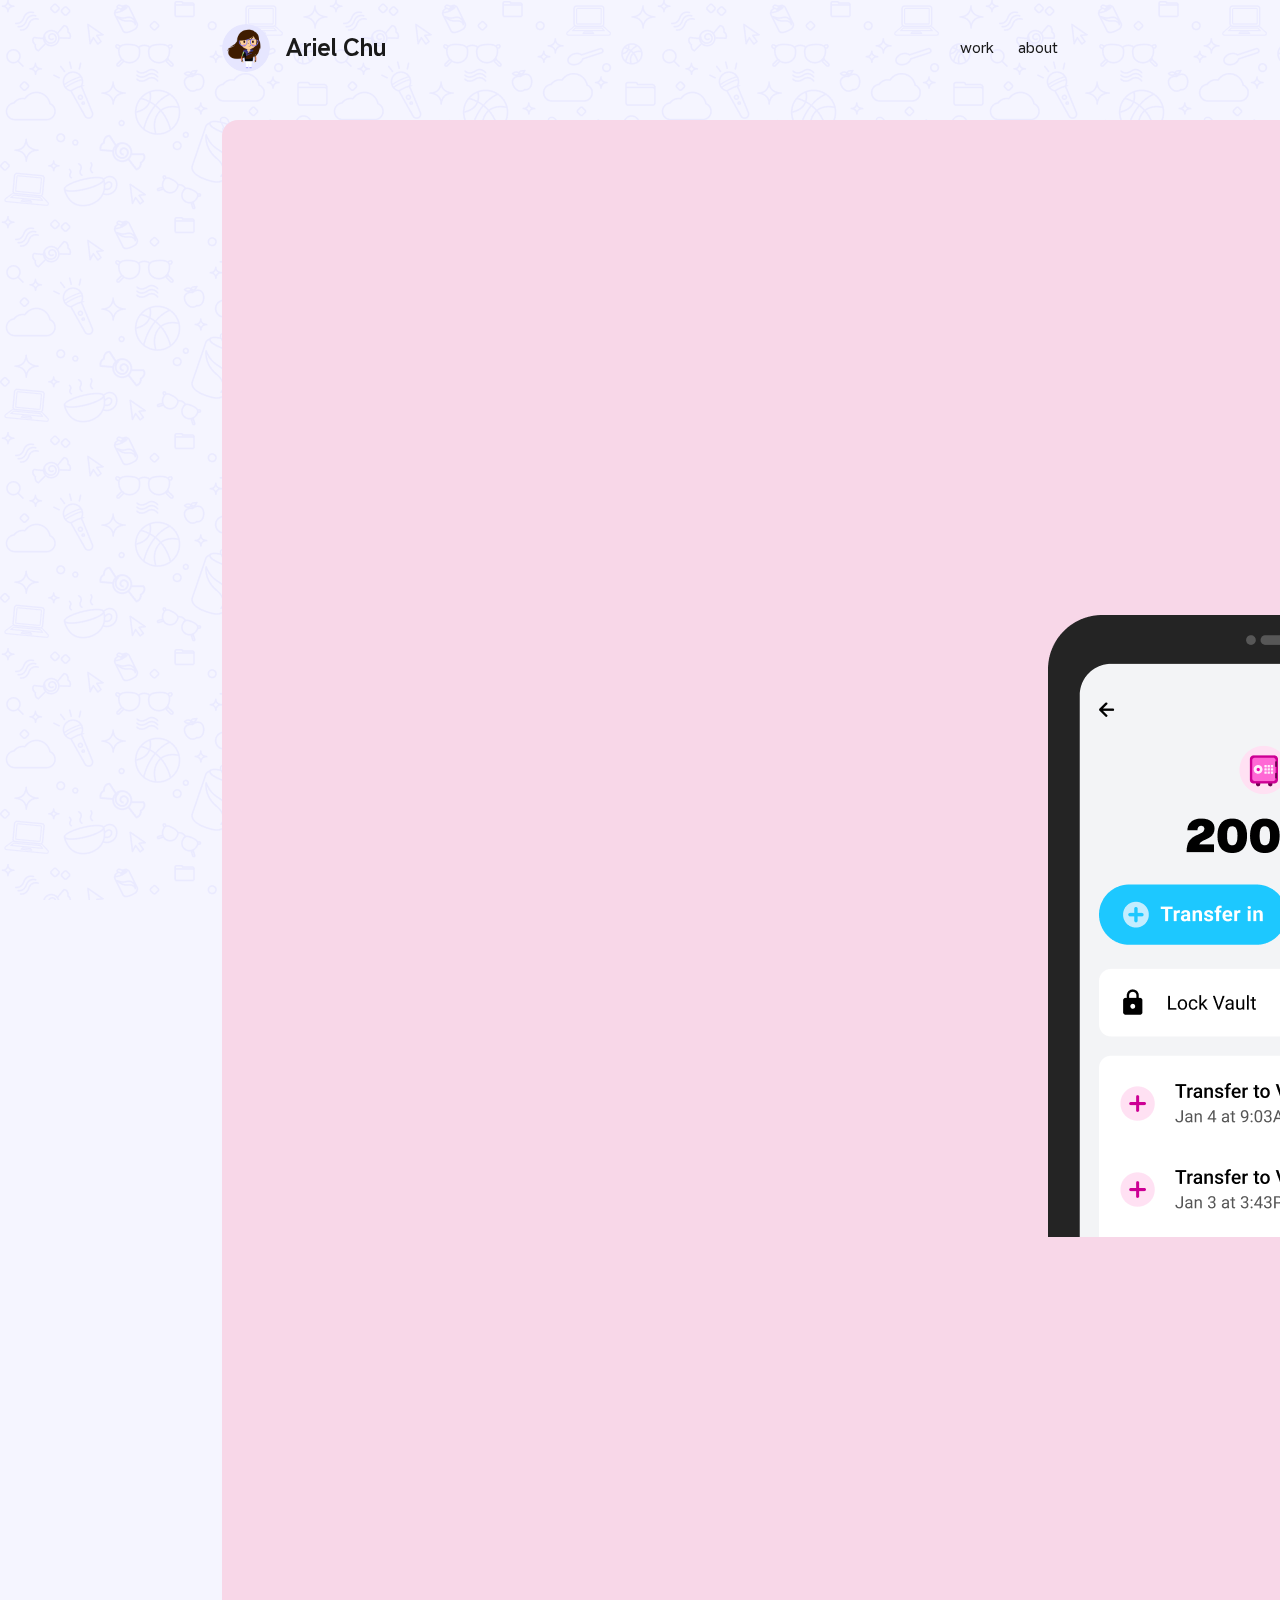
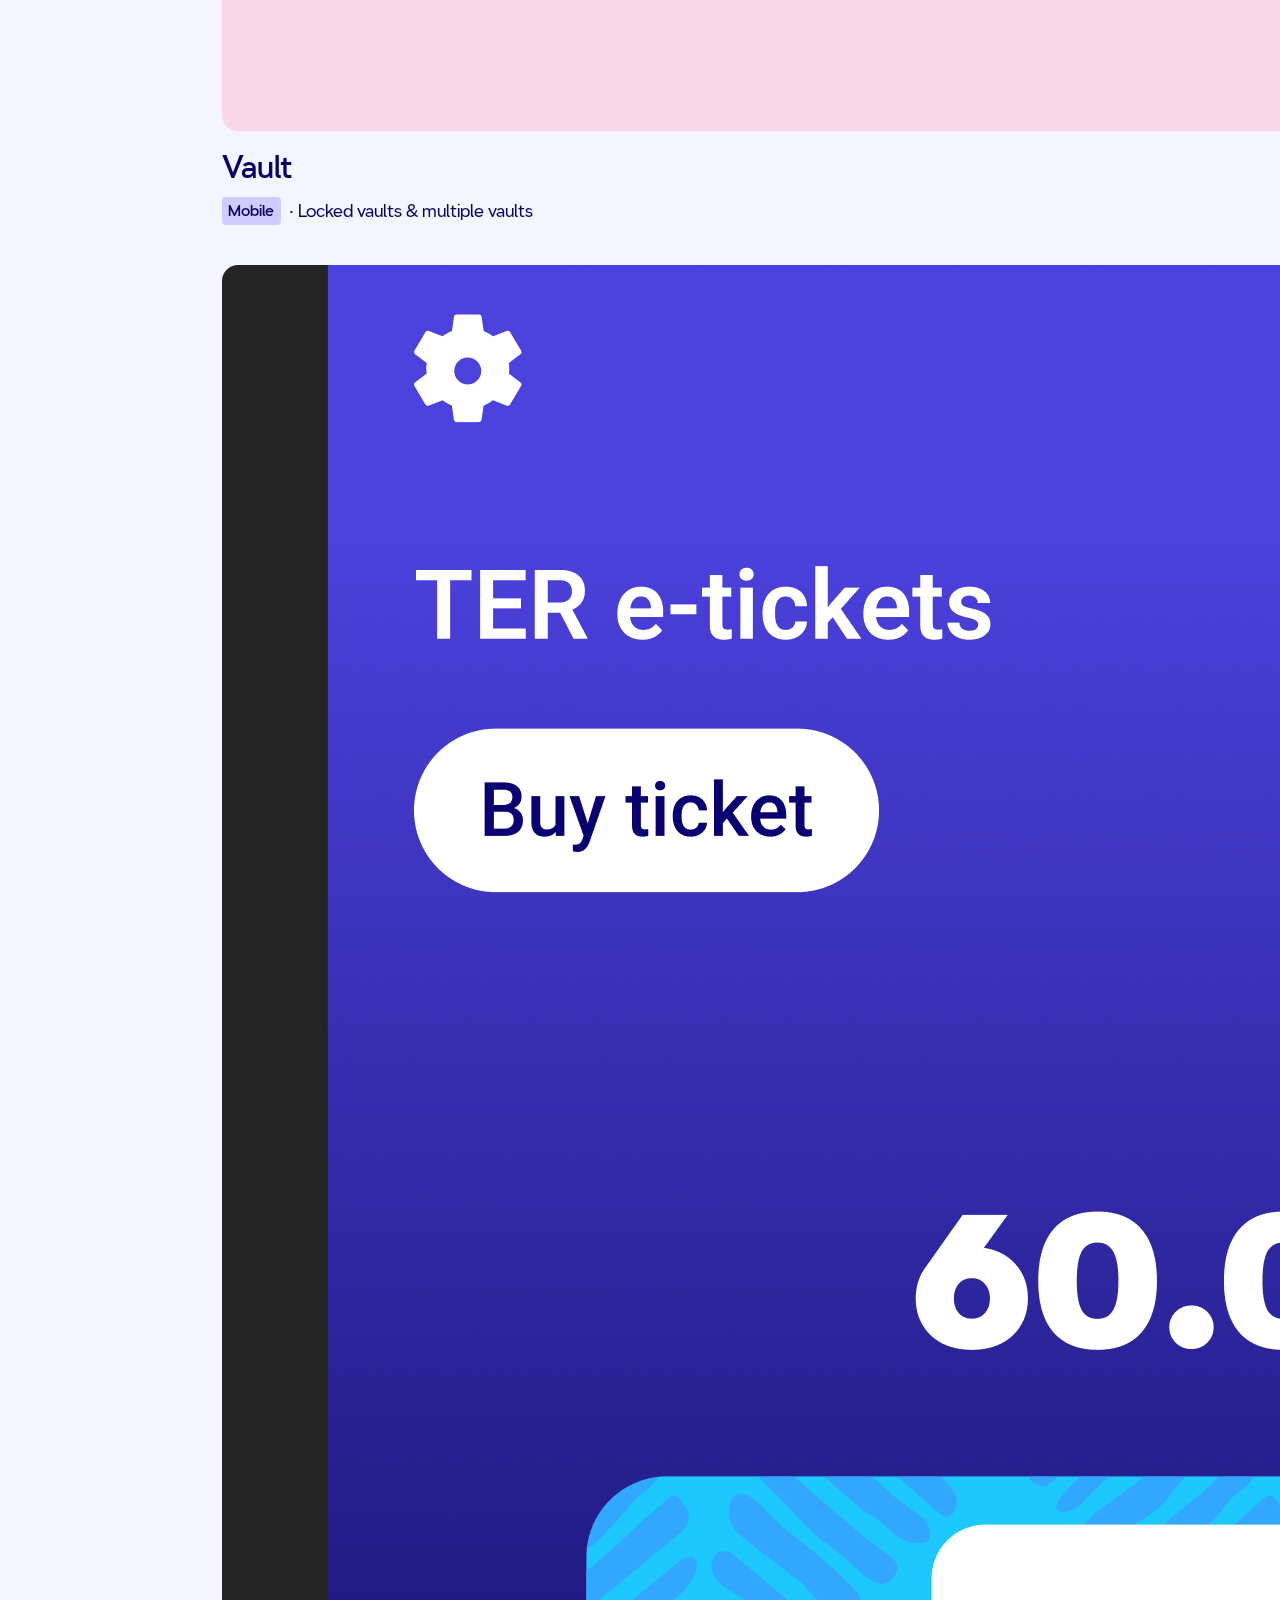
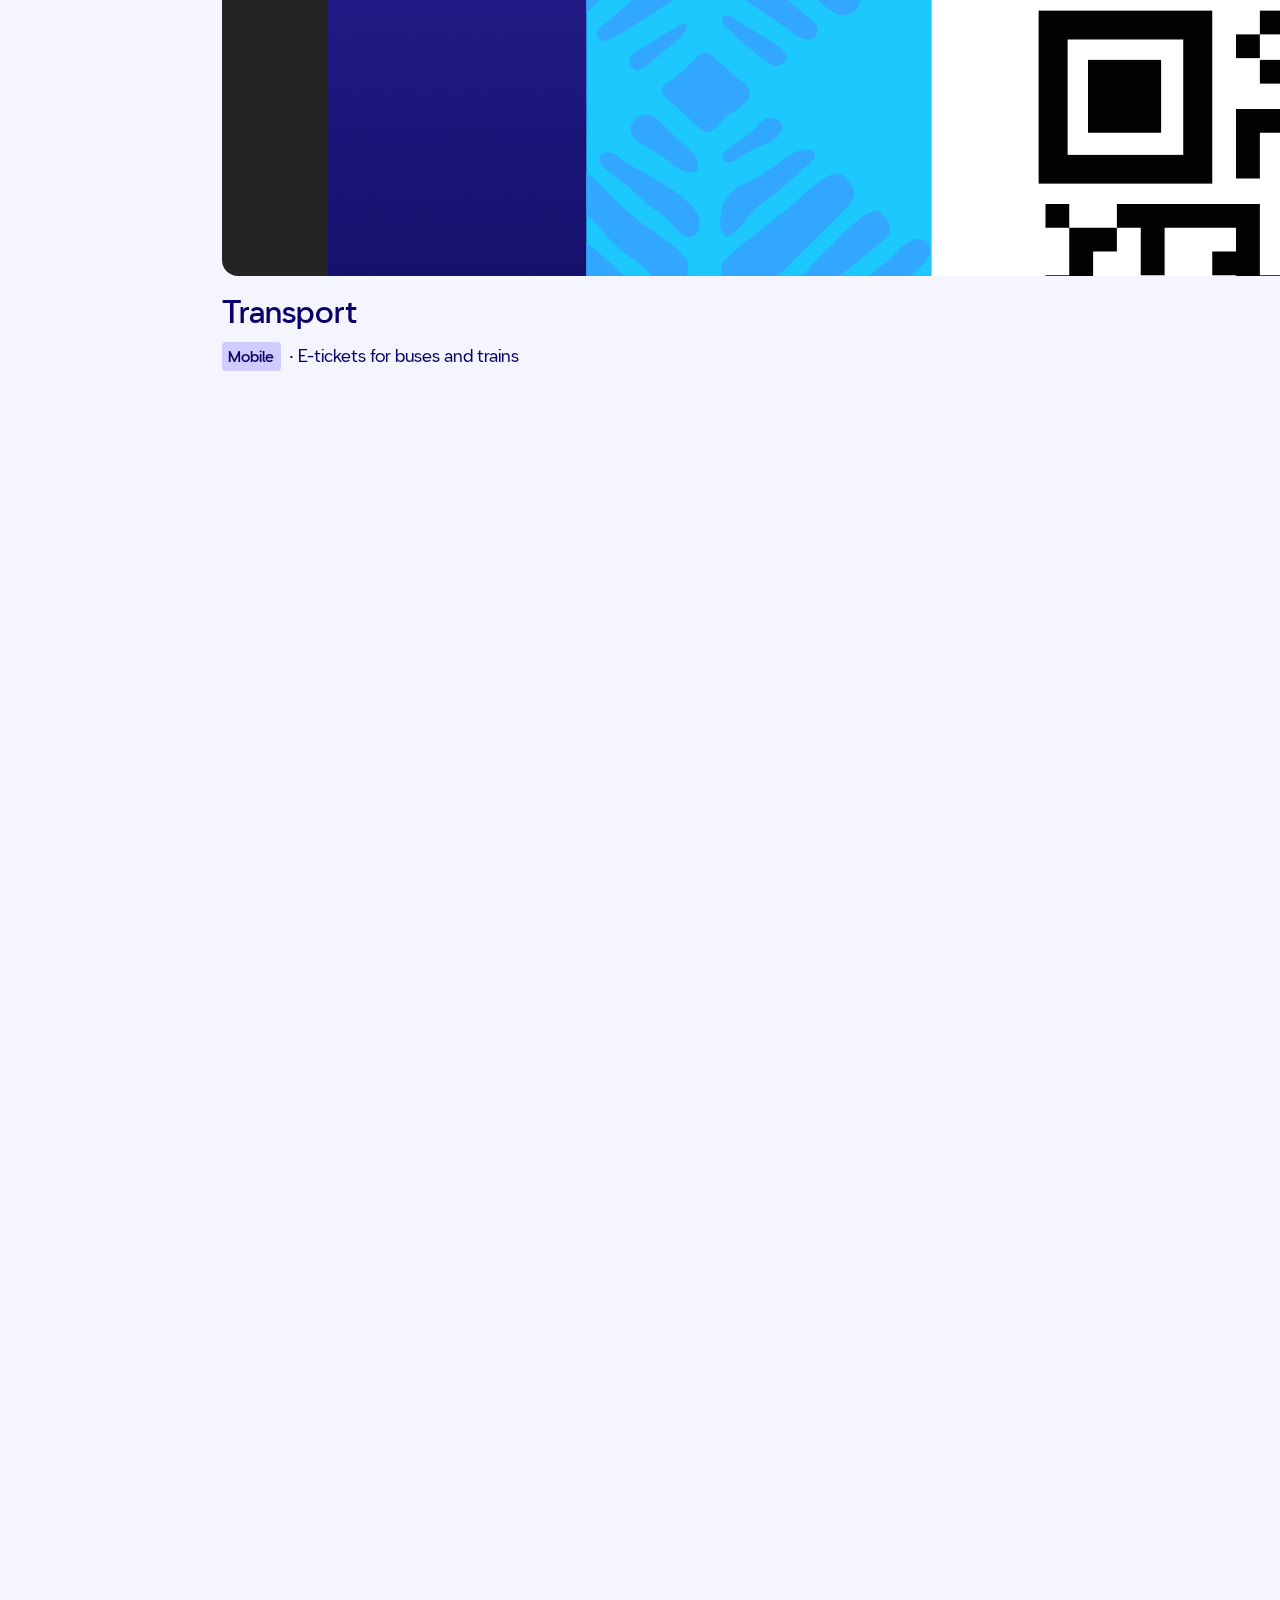
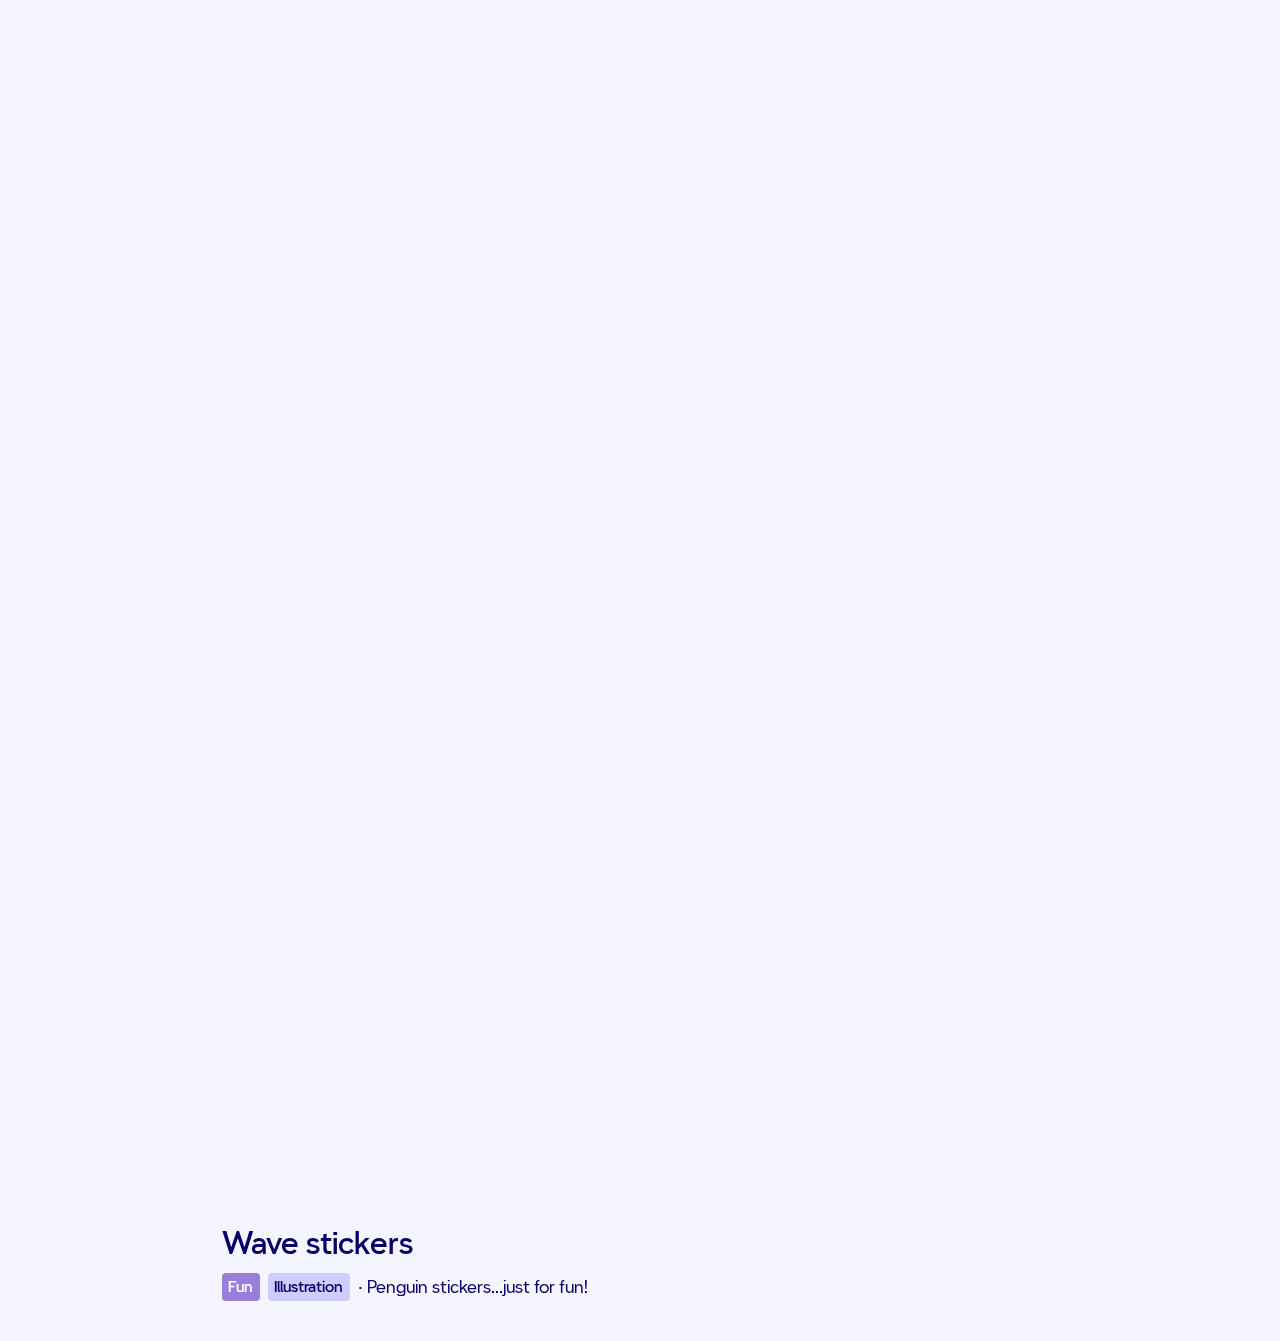
<file: index.html>
<!DOCTYPE html>
<html lang="en">
<head>
    <meta charset="UTF-8">
    <meta name="viewport" content="width=device-width, initial-scale=1.0">
    <title>Ariel Chu - Product Designer</title>
    <link rel="stylesheet" href="styles.css?v=18">
</head>
<body class="homepage">
    <header class="header">
        <a href="/" class="logo">
            <div class="avatar">
                <!-- Placeholder for avatar image -->
            </div>
            <span class="logo-text">Ariel Chu</span>
        </a>

        <!-- Desktop Navigation -->
        <nav class="nav-desktop">
            <a href="/" class="nav-link">work</a>
            <a href="/about/" class="nav-link">about</a>
        </nav>

        <!-- Mobile Menu Button -->
        <button class="menu-toggle" aria-label="Open menu">
            <span class="menu-icon"></span>
        </button>
    </header>

    <!-- Mobile Navigation Overlay -->
    <div class="nav-mobile">
        <button class="menu-close" aria-label="Close menu">&times;</button>
        <nav class="nav-mobile-links">
            <a href="/" class="nav-link-mobile">Work</a>
            <a href="/about/" class="nav-link-mobile">About</a>
        </nav>
    </div>

    <main class="main">
        <section class="projects-grid">
            <!-- Vault Project -->
            <a href="/vault/" class="project-card">
                <div class="project-image pink">
                    <img src="images/project-thumbnail-vault.png" alt="Vault app" class="project-thumbnail">
                </div>
                <h2 class="project-title">Vault</h2>
                <p class="project-meta">
                    <span class="tag">Mobile</span>
                    <span class="project-desc">Locked vaults & multiple vaults</span>
                </p>
            </a>

            <!-- Virtual Visa Project -->
            <a href="/virtual-visa/" class="project-card">
                <div class="project-image light-cyan">
                    <img src="images/project-thumbnail-virtual-visa.png" alt="Virtual Visa app" class="project-thumbnail project-thumbnail-padded">
                </div>
                <h2 class="project-title">Virtual Visa</h2>
                <p class="project-meta">
                    <span class="tag">Mobile</span>
                    <span class="project-desc">Prepaid debit card & FX estimation</span>
                </p>
            </a>

            <!-- Transport Project -->
            <a href="/transport/" class="project-card">
                <div class="project-image peach">
                    <img src="images/transport-hero-image.png" alt="Transport app" class="project-thumbnail">
                </div>
                <h2 class="project-title">Transport</h2>
                <p class="project-meta">
                    <span class="tag">Mobile</span>
                    <span class="project-desc">E-tickets for buses and trains</span>
                </p>
            </a>

            <!-- Trends Project -->
            <div class="project-card project-card-disabled">
                <div class="project-image mint trends-image">
                    <div class="coming-soon-banner">COMING SOON</div>
                    <img src="images/project-thumbnail-trends-long.png" alt="Trends app" class="project-thumbnail project-thumbnail-padded trends-thumbnail">
                </div>
                <h2 class="project-title">Trends</h2>
                <p class="project-meta">
                    <span class="tag">Mobile</span>
                    <span class="project-desc">View weekly and monthly spending</span>
                </p>
            </div>

            <!-- Wave Stickers Project -->
            <a href="/wave-stickers/" class="project-card project-card-wide">
                <div class="project-image light-blue stickers-image">
                    <img src="images/project-thumbnail-wave-stickers.png" alt="Wave stickers" class="project-thumbnail">
                </div>
                <h2 class="project-title">Wave stickers</h2>
                <p class="project-meta">
                    <span class="tag tag-purple">Fun</span>
                    <span class="tag">Illustration</span>
                    <span class="project-desc">Penguin stickers...just for fun!</span>
                </p>
            </a>
        </section>
    </main>

    <script src="script.js"></script>
</body>
</html>
</file>
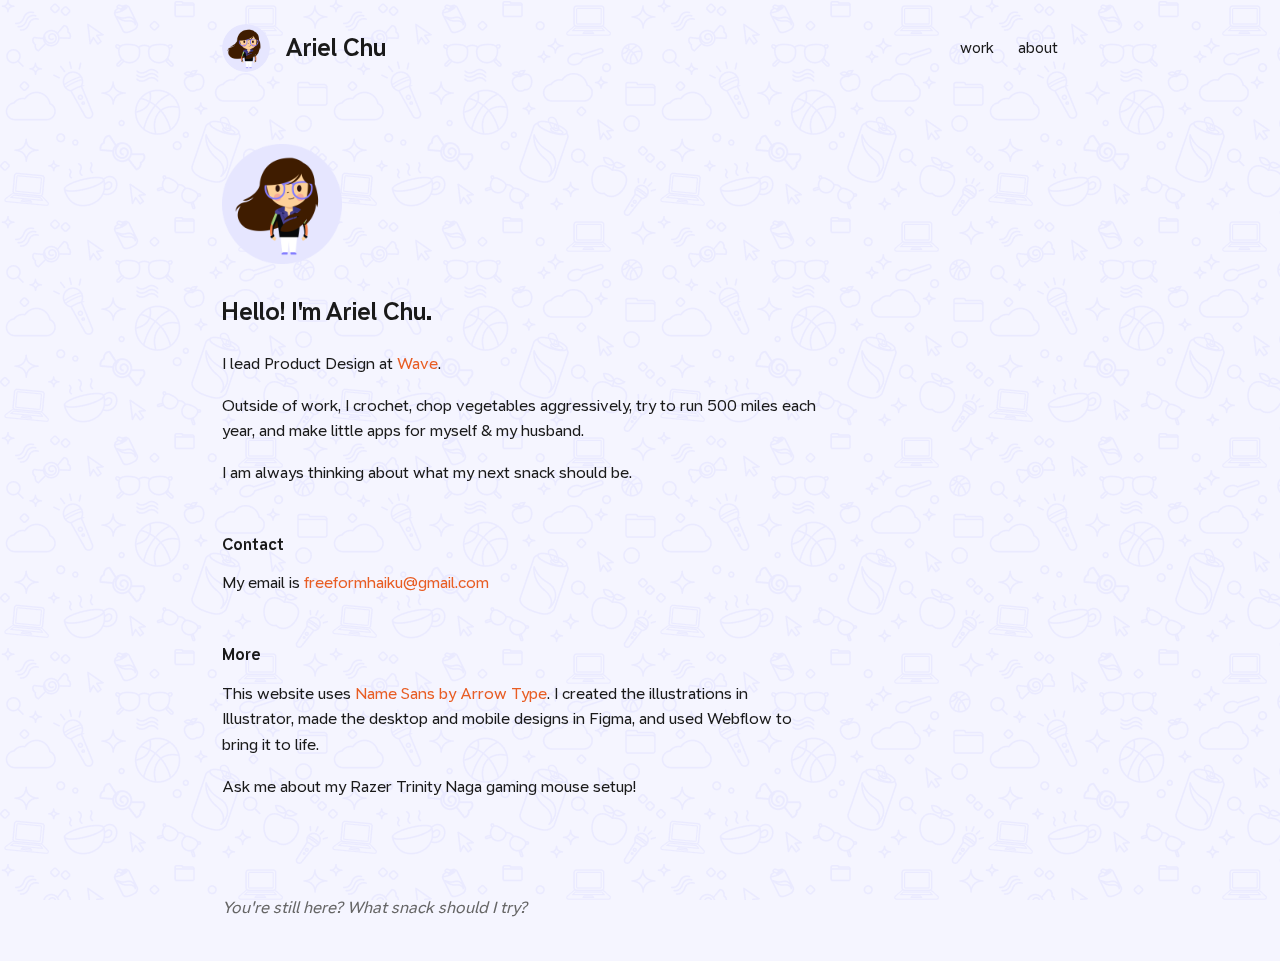
<file: about/index.html>
<!DOCTYPE html>
<html lang="en">
<head>
    <meta charset="UTF-8">
    <meta name="viewport" content="width=device-width, initial-scale=1.0">
    <title>About - Ariel Chu</title>
    <link rel="stylesheet" href="../styles.css">
</head>
<body class="homepage">
    <header class="header">
        <a href="/" class="logo">
            <div class="avatar">
                <!-- Placeholder for avatar image -->
            </div>
            <span class="logo-text">Ariel Chu</span>
        </a>

        <!-- Desktop Navigation -->
        <nav class="nav-desktop">
            <a href="/" class="nav-link">work</a>
            <a href="/about/" class="nav-link">about</a>
        </nav>

        <!-- Mobile Menu Button -->
        <button class="menu-toggle" aria-label="Open menu">
            <span class="menu-icon"></span>
        </button>
    </header>

    <!-- Mobile Navigation Overlay -->
    <div class="nav-mobile">
        <button class="menu-close" aria-label="Close menu">&times;</button>
        <nav class="nav-mobile-links">
            <a href="/" class="nav-link-mobile">Work</a>
            <a href="/about/" class="nav-link-mobile">About</a>
        </nav>
    </div>

    <main class="main about-main">
        <section class="about-section">
            <!-- Placeholder for profile image -->
            <div class="about-image-placeholder"></div>

            <h1 class="about-greeting">Hello! I'm Ariel Chu.</h1>

            <div class="about-content">
                <p>I lead Product Design at <a href="https://www.wave.com" class="link" target="_blank" rel="noopener">Wave</a>.</p>

                <p>Outside of work, I crochet, chop vegetables aggressively, try to run 500 miles each year, and make little apps for myself & my husband.</p>

                <p>I am always thinking about what my next snack should be.</p>
            </div>

            <section id="contact" class="contact-section">
                <h2 class="section-title">Contact</h2>
                <p>My email is <a href="mailto:freeformhaiku@gmail.com" class="link">freeformhaiku@gmail.com</a></p>
            </section>

            <section class="more-section">
                <h2 class="section-title">More</h2>
                <p>This website uses <a href="https://www.futurefonts.xyz/arrowtype/name-sans" class="link" target="_blank" rel="noopener">Name Sans by Arrow Type</a>. I created the illustrations in Illustrator, made the desktop and mobile designs in Figma, and used Webflow to bring it to life.</p>

                <p>Ask me about my Razer Trinity Naga gaming mouse setup!</p>
            </section>

            <p class="about-footer">You're still here? What snack should I try?</p>
        </section>
    </main>

    <script src="../script.js"></script>
</body>
</html>
</file>
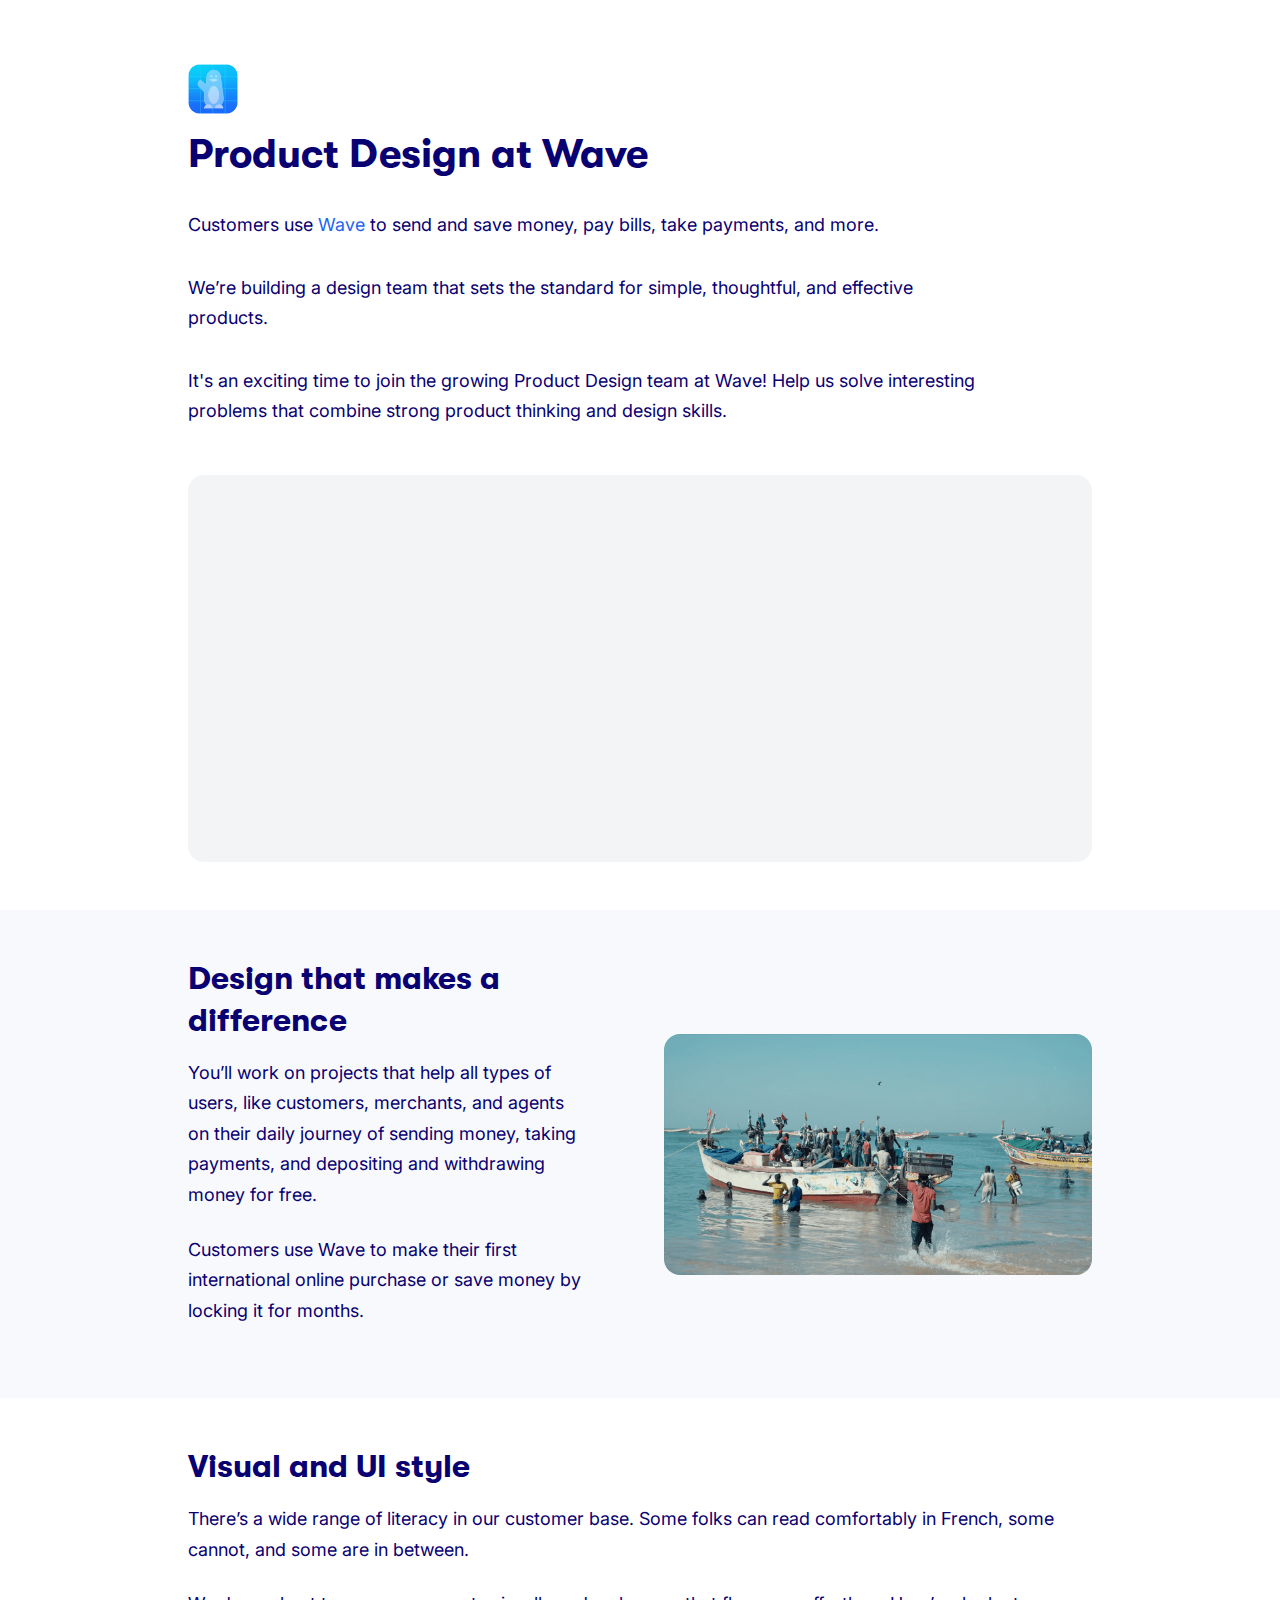
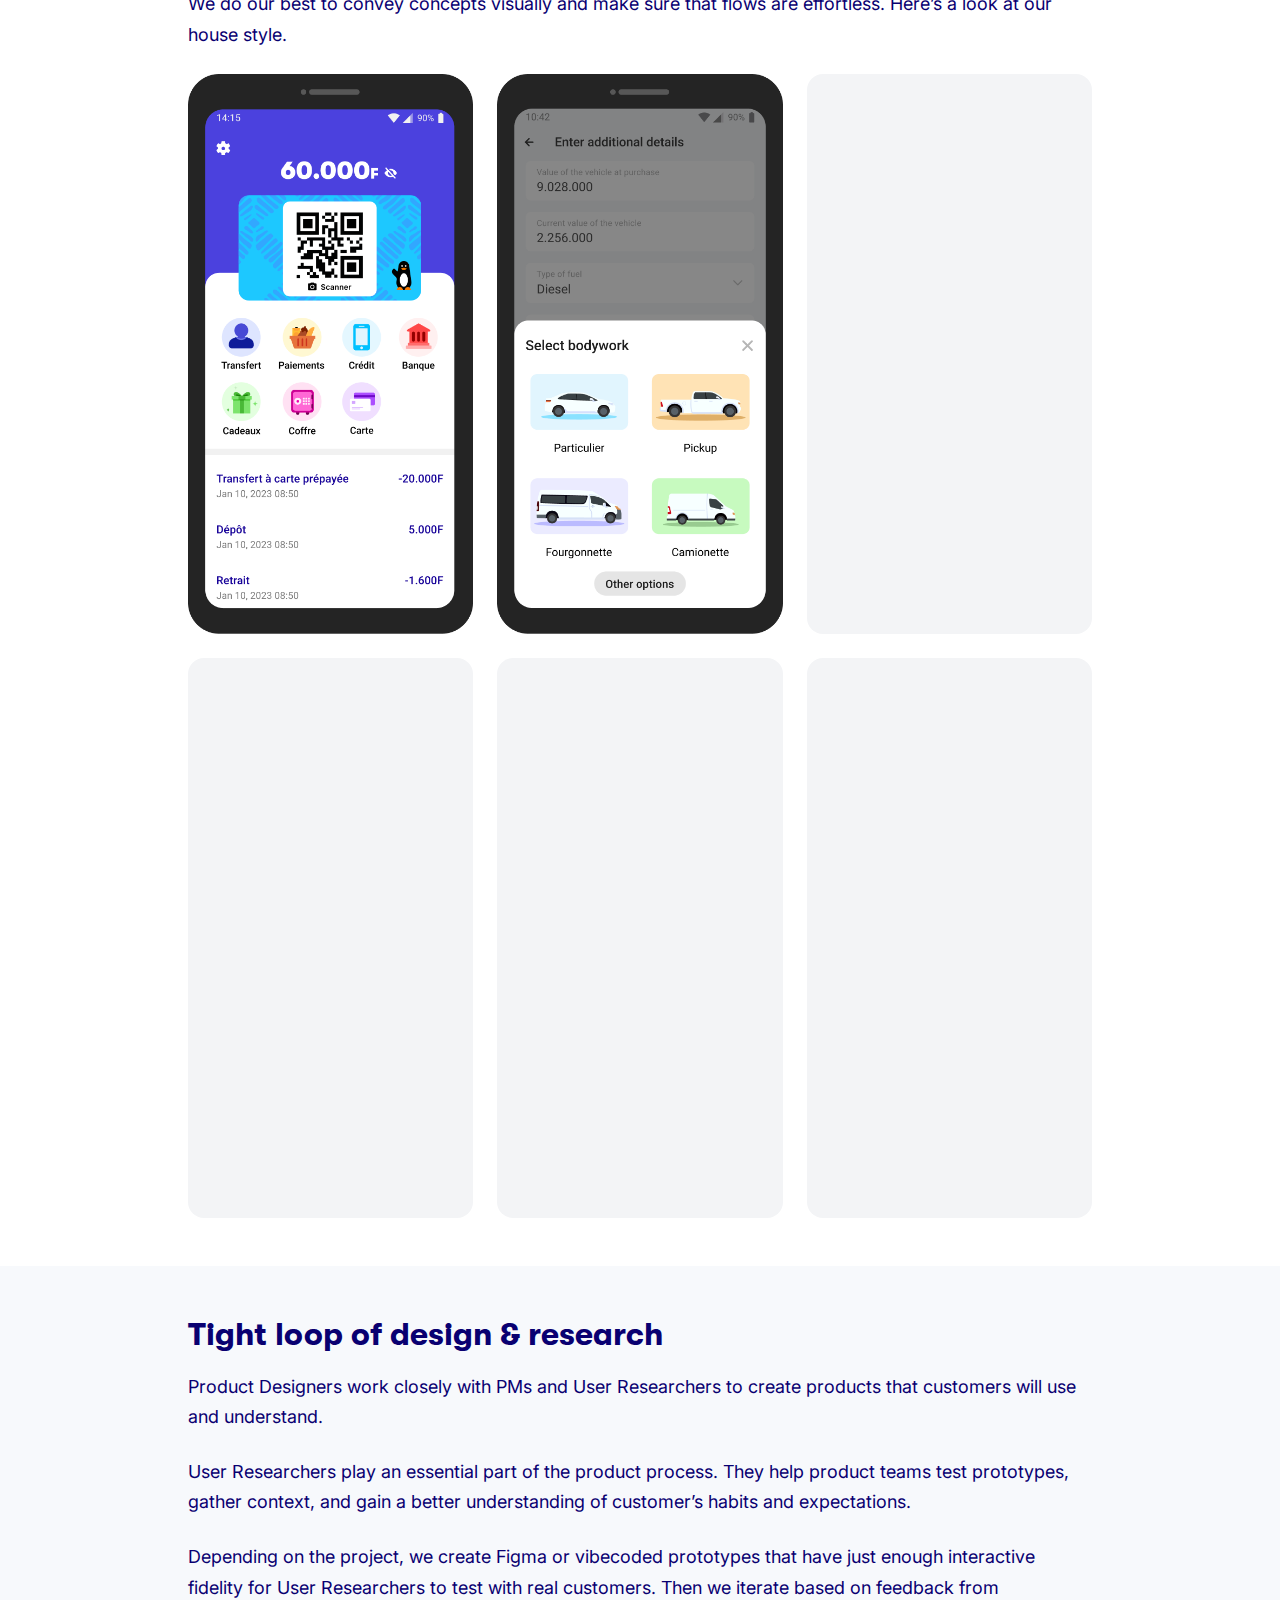
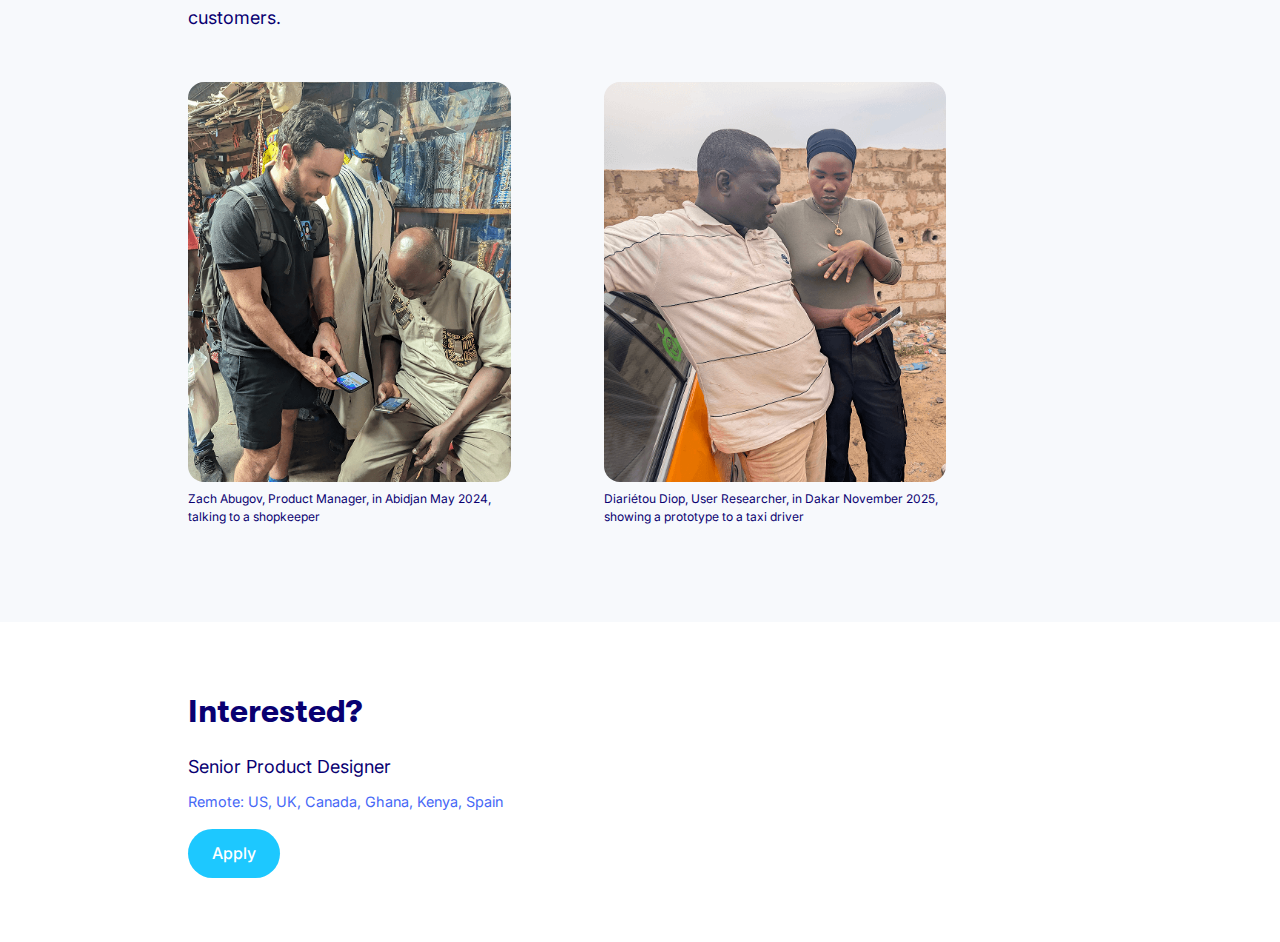
<file: product-design-at-wave/index.html>
<!DOCTYPE html>
<html lang="en">
<head>
    <meta charset="UTF-8">
    <meta name="viewport" content="width=device-width, initial-scale=1.0">
    <title>Product Design at Wave</title>
    <link rel="icon" type="image/png" href="/favicon.png">
    <style>
        /* ===== FONTS ===== */
        @font-face {
            font-family: 'GT Walsheim';
            src: url('/fonts/GT-Walsheim-Bold.woff2') format('woff2');
            font-weight: 700;
            font-style: normal;
            font-display: swap;
        }

        @font-face {
            font-family: 'Inter';
            src: url('/fonts/Inter-VariableFont_opsz,wght.ttf') format('truetype');
            font-weight: 100 900;
            font-style: normal;
            font-display: swap;
        }

        /* ===== CSS VARIABLES ===== */
        :root {
            --color-background: #FFFFFF;
            --color-text: #090071;
            --color-text-secondary: #090071;
            --color-placeholder: #F3F4F6;
            --color-wave-blue: #1C64F2;
            --color-link: #1C64F2;
            --spacing-xs: 0.5rem;
            --spacing-sm: 1rem;
            --spacing-md: 1.5rem;
            --spacing-lg: 2rem;
            --spacing-xl: 3rem;
            --spacing-2xl: 4rem;
            --max-width: 640px;
            --max-width-desktop: 1000px;
            --radius-sm: 8px;
            --radius-md: 12px;
            --radius-lg: 16px;
        }

        /* ===== RESET & BASE ===== */
        *, *::before, *::after {
            box-sizing: border-box;
            margin: 0;
            padding: 0;
        }

        html {
            scroll-behavior: smooth;
        }

        body {
            font-family: 'Inter', -apple-system, BlinkMacSystemFont, 'Segoe UI', Roboto, sans-serif;
            font-size: 16px;
            line-height: 1.6;
            color: var(--color-text);
            background-color: var(--color-background);
            min-height: 100vh;
            overflow-x: hidden;
        }

        /* ===== MAIN CONTAINER ===== */
        .container {
            max-width: var(--max-width);
            margin: 0 auto;
            padding: var(--spacing-lg) var(--spacing-md);
        }

        /* ===== TOP HERO IMAGE ===== */
        .top-hero {
            width: 100%;
            max-width: 50px;
            height: auto;
            display: block;
            margin-bottom: var(--spacing-sm);
        }

        /* ===== HEADER SECTION ===== */
        .page-header {
            margin-bottom: var(--spacing-md);
        }

        .page-title {
            font-family: 'GT Walsheim', sans-serif;
            font-weight: 700;
            font-size: 1.75rem;
            line-height: 1.2;
            color: var(--color-text);
        }

        /* ===== INTRO TEXT ===== */
        .intro-text {
            font-size: 1rem;
            line-height: 1.7;
            color: var(--color-text-secondary);
            margin-bottom: var(--spacing-lg);
        }

        .intro-text a {
            color: var(--color-link);
            text-decoration: none;
        }

        .intro-text a:hover {
            text-decoration: underline;
        }

        /* ===== IMAGE STYLES ===== */
        .image-placeholder {
            width: 100%;
            aspect-ratio: 16 / 10;
            background-color: var(--color-placeholder);
            border-radius: var(--radius-lg);
            margin-bottom: var(--spacing-xl);
        }

        .image-placeholder.hero {
            margin-top: var(--spacing-xl);
        }

        .content-image {
            width: 100%;
            height: auto;
            border-radius: var(--radius-lg);
            margin-bottom: var(--spacing-xl);
            display: block;
        }

        /* ===== SECTION STYLES ===== */
        .section {
            margin-bottom: var(--spacing-xl);
        }

        .section-title {
            font-family: 'GT Walsheim', sans-serif;
            font-weight: 700;
            font-size: 1.5rem;
            line-height: 1.3;
            color: var(--color-text);
            margin-bottom: var(--spacing-sm);
        }

        .section-text {
            font-size: 1rem;
            line-height: 1.7;
            color: var(--color-text-secondary);
            margin-bottom: var(--spacing-md);
        }

        .section-text a {
            color: var(--color-link);
            text-decoration: none;
        }

        .section-text a:hover {
            text-decoration: underline;
        }

        /* ===== IMAGE GRID ===== */
        .image-grid {
            display: grid;
            grid-template-columns: repeat(2, 1fr);
            gap: var(--spacing-sm);
            margin-bottom: var(--spacing-xl);
        }

        .image-grid img {
            width: 100%;
            height: auto;
            border-radius: var(--radius-md);
            display: block;
        }

        .image-grid .image-placeholder {
            margin-bottom: 0;
            aspect-ratio: 16 / 10;
        }

        /* ===== PEOPLE IMAGES ===== */
        .people-grid {
            display: grid;
            grid-template-columns: 1fr;
            gap: var(--spacing-sm);
            margin-top: var(--spacing-xl);
            margin-bottom: var(--spacing-xl);
        }

        .people-grid img {
            width: 100%;
            height: auto;
            border-radius: var(--radius-lg);
            display: block;
        }

        /* ===== INTERESTED SECTION ===== */
        .interested-section {
            margin-top: var(--spacing-2xl);
        }

        .interested-title {
            font-family: 'GT Walsheim', sans-serif;
            font-weight: 700;
            font-size: 1.5rem;
            color: var(--color-text);
            margin-bottom: var(--spacing-xs);
        }

        .job-listing {
            margin-bottom: var(--spacing-md);
        }

        .job-title {
            font-family: 'Inter', sans-serif;
            font-weight: 400;
            font-size: 18px;
            color: var(--color-text);
            margin-bottom: var(--spacing-xs);
        }

        .job-location {
            font-size: 0.9rem;
            color: #4668F6;
            margin-bottom: var(--spacing-sm);
        }

        .apply-button {
            display: inline-block;
            background-color: #1dc8ff;
            color: #FFFFFF;
            font-family: 'Inter', sans-serif;
            font-size: 1rem;
            font-weight: 500;
            padding: 0.75rem 1.5rem;
            border-radius: 50px;
            text-decoration: none;
            transition: background-color 0.2s ease;
        }

        .apply-button:hover {
            background-color: #17b3e6;
        }

        /* ===== SECTION BACKGROUNDS ===== */
        .section-highlight {
            background-color: #F7F9FC;
            margin-left: calc(-1 * var(--spacing-md));
            margin-right: calc(-1 * var(--spacing-md));
            padding: var(--spacing-lg) var(--spacing-md);
        }

        /* ===== PEOPLE FIGURES ===== */
        .person-figure {
            margin-bottom: var(--spacing-lg);
        }

        .person-figure:last-child {
            margin-bottom: 0;
        }

        .person-figure img {
            width: 100%;
            height: auto;
            border-radius: var(--radius-lg);
            display: block;
        }

        .person-caption {
            font-family: 'Inter', sans-serif;
            font-size: 12px;
            font-weight: 400;
            color: var(--color-text-secondary);
            margin-top: var(--spacing-xs);
            line-height: 1.5;
        }

        /* ===== DESKTOP STYLES ===== */
        @media (min-width: 768px) {
            .container {
                max-width: var(--max-width-desktop);
                padding: var(--spacing-2xl) var(--spacing-lg);
            }

            .page-header {
                margin-bottom: var(--spacing-lg);
            }

            .page-title {
                font-size: 2.5rem;
            }

            .intro-text {
                font-size: 1.125rem;
                max-width: 720px;
            }

            .content-layout {
                display: grid;
                grid-template-columns: 1fr 1fr;
                gap: var(--spacing-xl);
                align-items: center;
            }

            .content-layout .section-content {
                padding-right: var(--spacing-lg);
            }

            .content-layout .section-image {
                display: flex;
                align-items: center;
            }

            .content-layout .content-image {
                margin-bottom: 0;
            }

            .section-title {
                font-size: 2rem;
            }

            .section-text {
                font-size: 1.125rem;
            }

            .image-grid {
                grid-template-columns: repeat(3, 1fr);
                grid-auto-rows: 1fr;
                gap: var(--spacing-md);
            }

            .image-grid .image-placeholder {
                aspect-ratio: unset;
                min-height: 100%;
            }

            .people-grid {
                grid-template-columns: repeat(2, 1fr);
                gap: var(--spacing-lg);
                max-width: 800px;
            }

            .person-figure {
                margin-bottom: 0;
                width: fit-content;
            }

            .person-figure img {
                height: 400px;
                width: auto;
                object-fit: contain;
            }

            .person-caption {
                width: 0;
                min-width: 100%;
            }

            .section-highlight {
                margin-left: calc(-50vw + 50%);
                margin-right: calc(-50vw + 50%);
                padding: var(--spacing-xl) max(var(--spacing-lg), calc((100vw - var(--max-width-desktop)) / 2 + var(--spacing-lg)));
            }

            .interested-section {
                display: grid;
                grid-template-columns: 1fr 1fr;
                gap: var(--spacing-xs) var(--spacing-xl);
            }

            .interested-title {
                font-size: 2rem;
                grid-column: 1 / -1;
            }

            .job-listing {
                margin-bottom: 0;
            }
        }

        @media (min-width: 1024px) {
            .container {
                padding: var(--spacing-2xl) var(--spacing-xl);
            }

            .intro-text {
                max-width: 800px;
            }

            .image-placeholder.hero {
                aspect-ratio: 21 / 9;
            }

            .section-highlight {
                padding: var(--spacing-xl) max(var(--spacing-xl), calc((100vw - var(--max-width-desktop)) / 2 + var(--spacing-xl)));
            }
        }
    </style>
</head>
<body>
    <div class="container">
        <!-- Top Hero Image -->
        <img src="/images/testflight-pengu.png" alt="Wave penguin mascot" class="top-hero">

        <!-- Header -->
        <header class="page-header">
            <h1 class="page-title">Product Design at Wave</h1>
        </header>

        <!-- Intro Text -->
        <p class="intro-text">
            Customers use <a href="https://wave.com" target="_blank" rel="noopener">Wave</a> to send and save money, pay bills, take payments, and more.
        </p>
        <p class="intro-text">
            We’re building a design team that sets the standard for simple, thoughtful, and effective products.
        </p>
        <p class="intro-text">It's an exciting time to join the growing Product Design team at Wave! Help us solve interesting problems that combine strong product thinking and design skills.</p>

        <!-- Hero Placeholder Image -->
        <div class="image-placeholder hero"></div>

        <!-- Design that Makes a Difference Section -->
        <section class="section section-highlight">
            <div class="content-layout">
                <div class="section-content">
                    <h2 class="section-title">Design that makes a difference</h2>
                    <p class="section-text">
                        You’ll work on projects that help all types of users, like customers, merchants, and agents on their daily journey of sending money, taking payments, and depositing and withdrawing money for free.
                    </p>
                    <p class="section-text">
                        Customers use Wave to make their first international online purchase or save money by locking it for months. 
                    </p>
                </div>
                <div class="section-image">
                    <img src="/images/pdwave-pirogue.png" alt="Wave making a difference" class="content-image">
                </div>
            </div>
        </section>

        <!-- Visual and UI Style Section -->
        <section class="section">
            <h2 class="section-title">Visual and UI style</h2>
            <p class="section-text">
                There’s a wide range of literacy in our customer base. Some folks can read comfortably in French, some cannot, and some are in between.
            </p>
            <p class="section-text">
                We do our best to convey concepts visually and make sure that flows are effortless. Here’s a look at our house style.
            </p>
            <div class="image-grid">
                <img src="/images/pdwave-1.png" alt="Wave UI example 1">
                <img src="/images/pdwave-2.png" alt="Wave UI example 2">
                <div class="image-placeholder"></div>
                <div class="image-placeholder"></div>
                <div class="image-placeholder"></div>
                <div class="image-placeholder"></div>
            </div>
        </section>

        <!-- Tight Loop of Design & Research Section -->
        <section class="section section-highlight">
            <h2 class="section-title">Tight loop of design & research</h2>
            <p class="section-text">
                Product Designers work closely with PMs and User Researchers to create products that customers will use and understand. 
            </p>
            <p class="section-text">
                User Researchers play an essential part of the product process. They help product teams test prototypes, gather context, and gain a better understanding of customer’s habits and expectations.
            </p>
            <p class="section-text">
                Depending on the project, we create Figma or vibecoded prototypes that have just enough interactive fidelity for User Researchers to test with real customers. Then we iterate based on feedback from customers.
            </p>
            <div class="people-grid">
                <figure class="person-figure">
                    <img src="/images/zach-270.png" alt="Zach Abugov talking to a shopkeeper">
                    <figcaption class="person-caption">Zach Abugov, Product Manager, in Abidjan May 2024, talking to a shopkeeper</figcaption>
                </figure>
                <figure class="person-figure">
                    <img src="/images/diarietou-270.png" alt="Diariétou Diop showing a prototype to a taxi driver">
                    <figcaption class="person-caption">Diariétou Diop, User Researcher, in Dakar November 2025, showing a prototype to a taxi driver</figcaption>
                </figure>
            </div>
        </section>

        <!-- Interested Section -->
        <section class="interested-section">
            <h2 class="interested-title">Interested?</h2>
            <div class="job-listing">
                <h3 class="job-title">Senior Product Designer</h3>
                <p class="job-location">Remote: US, UK, Canada, Ghana, Kenya, Spain</p>
                <a href="https://www.wave.com/en/careers/job/5701173004/" class="apply-button" target="_blank" rel="noopener">Apply</a>
            </div>
        </section>
    </div>
</body>
</html>
</file>
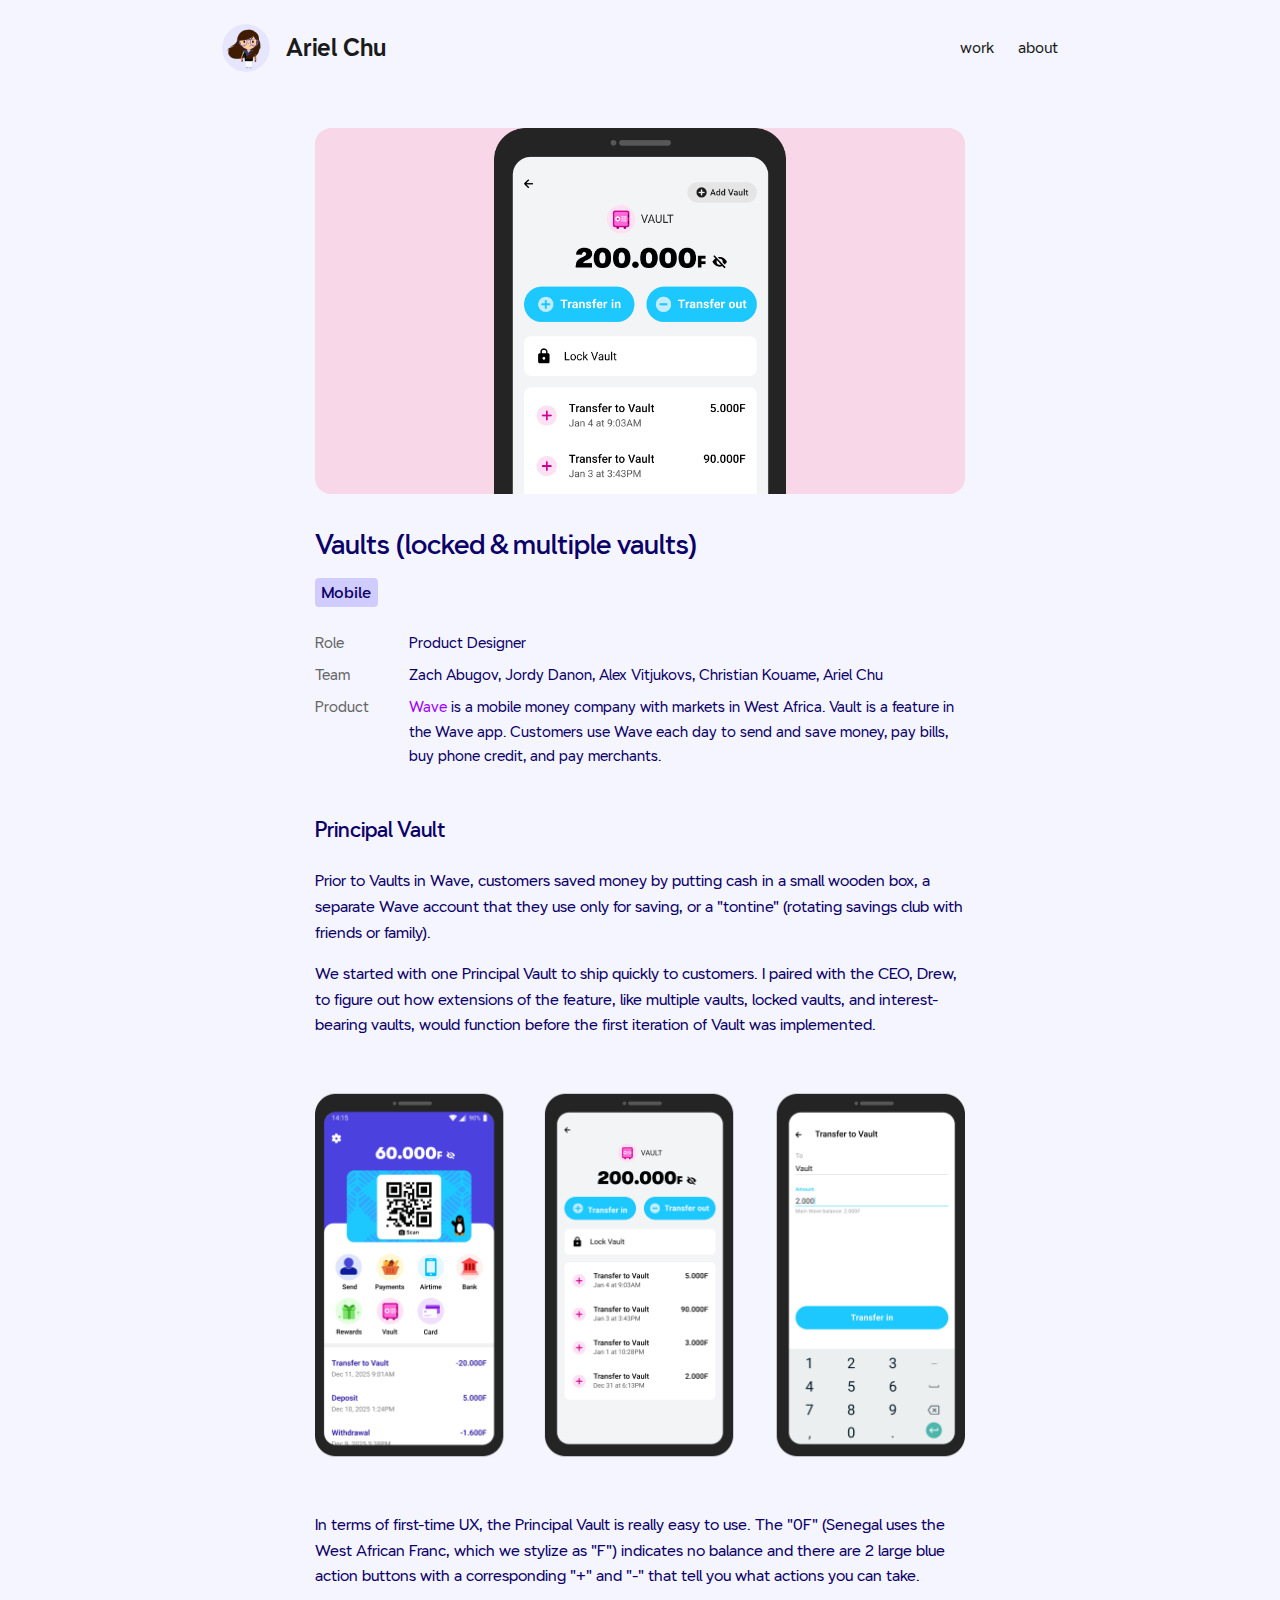
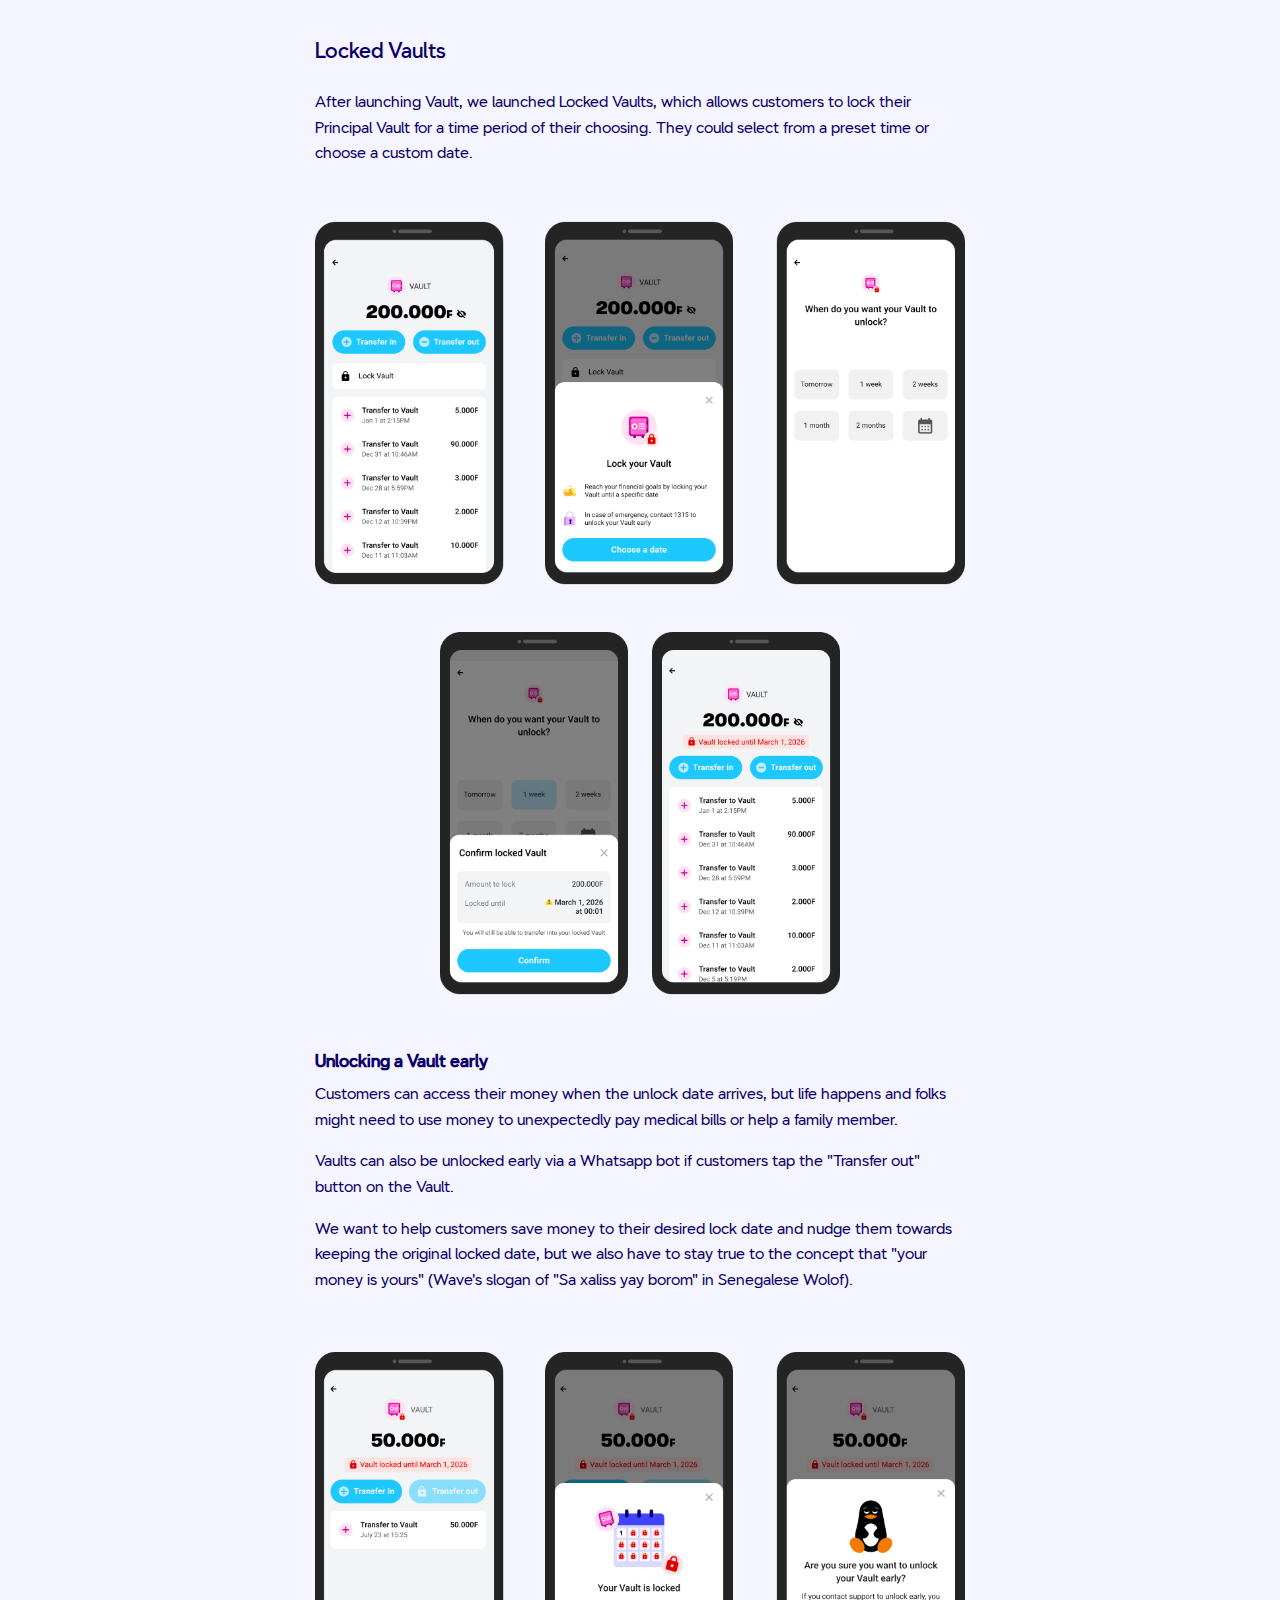
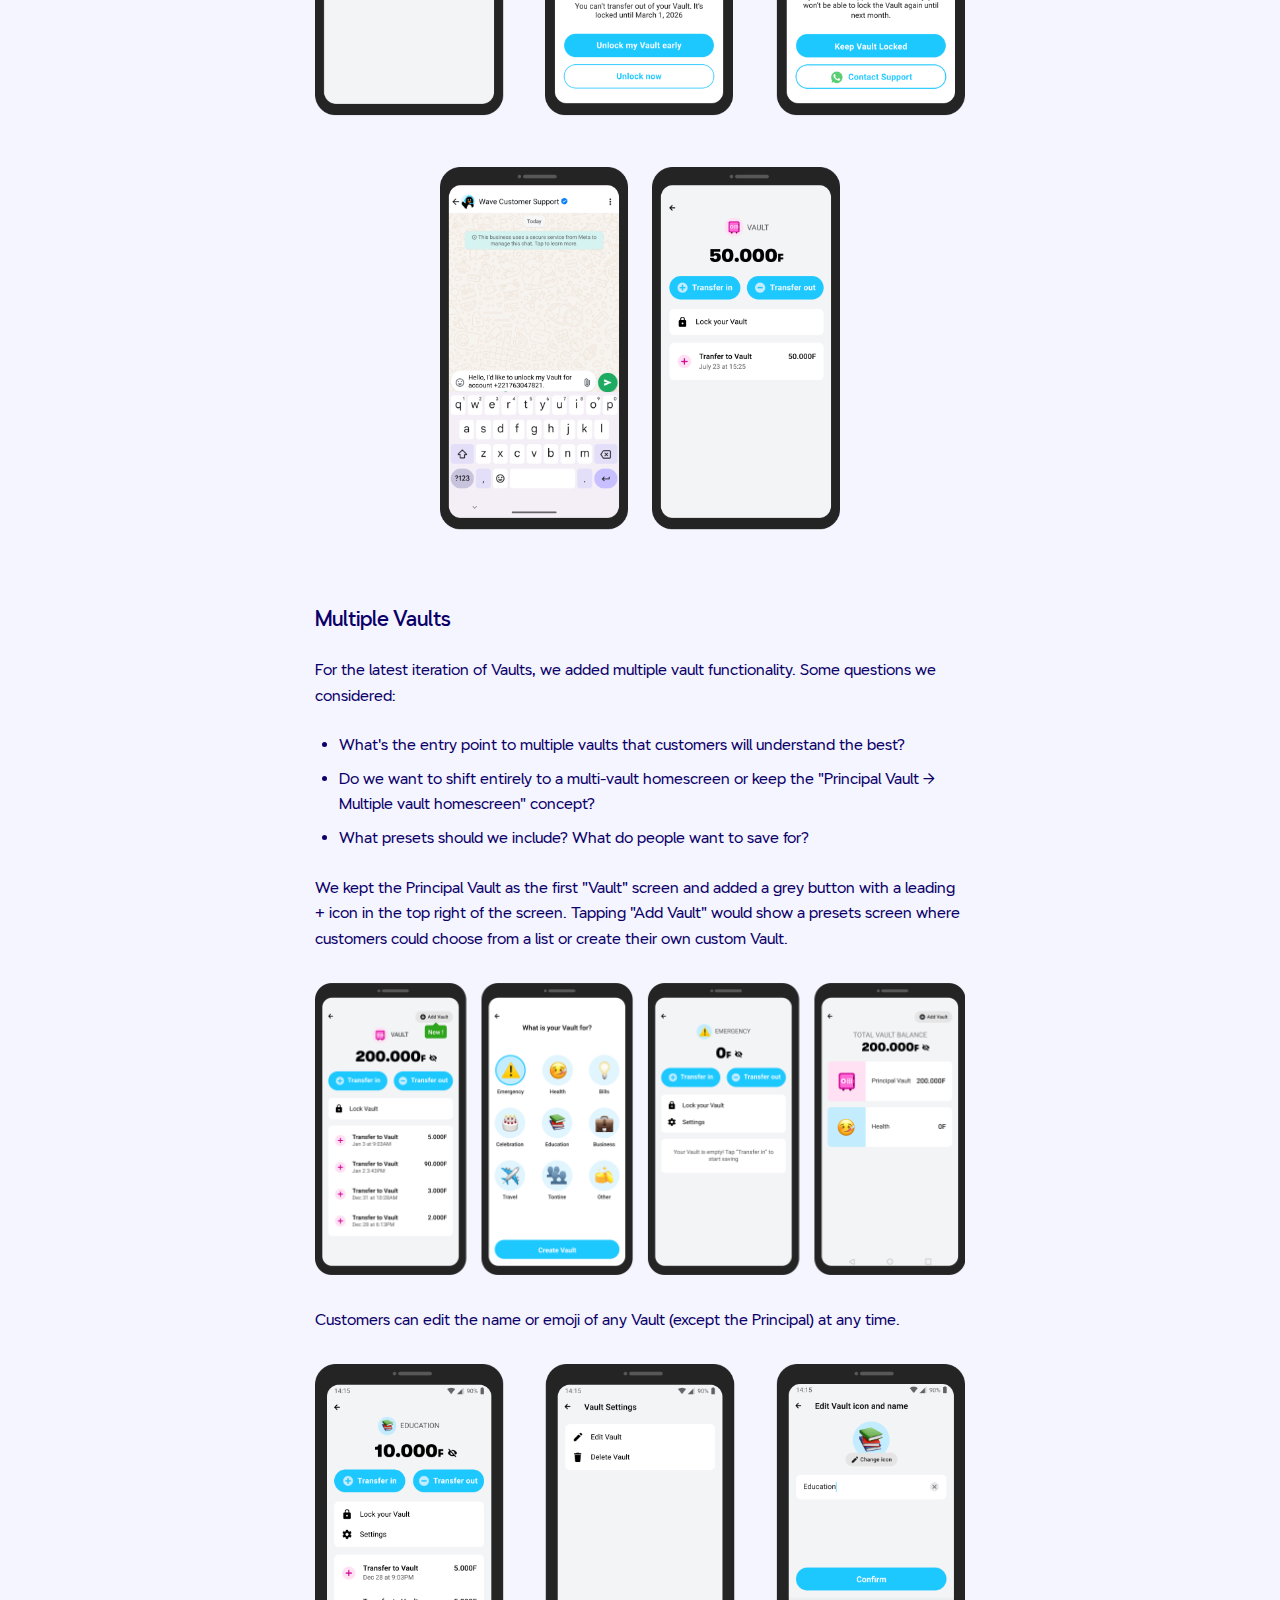
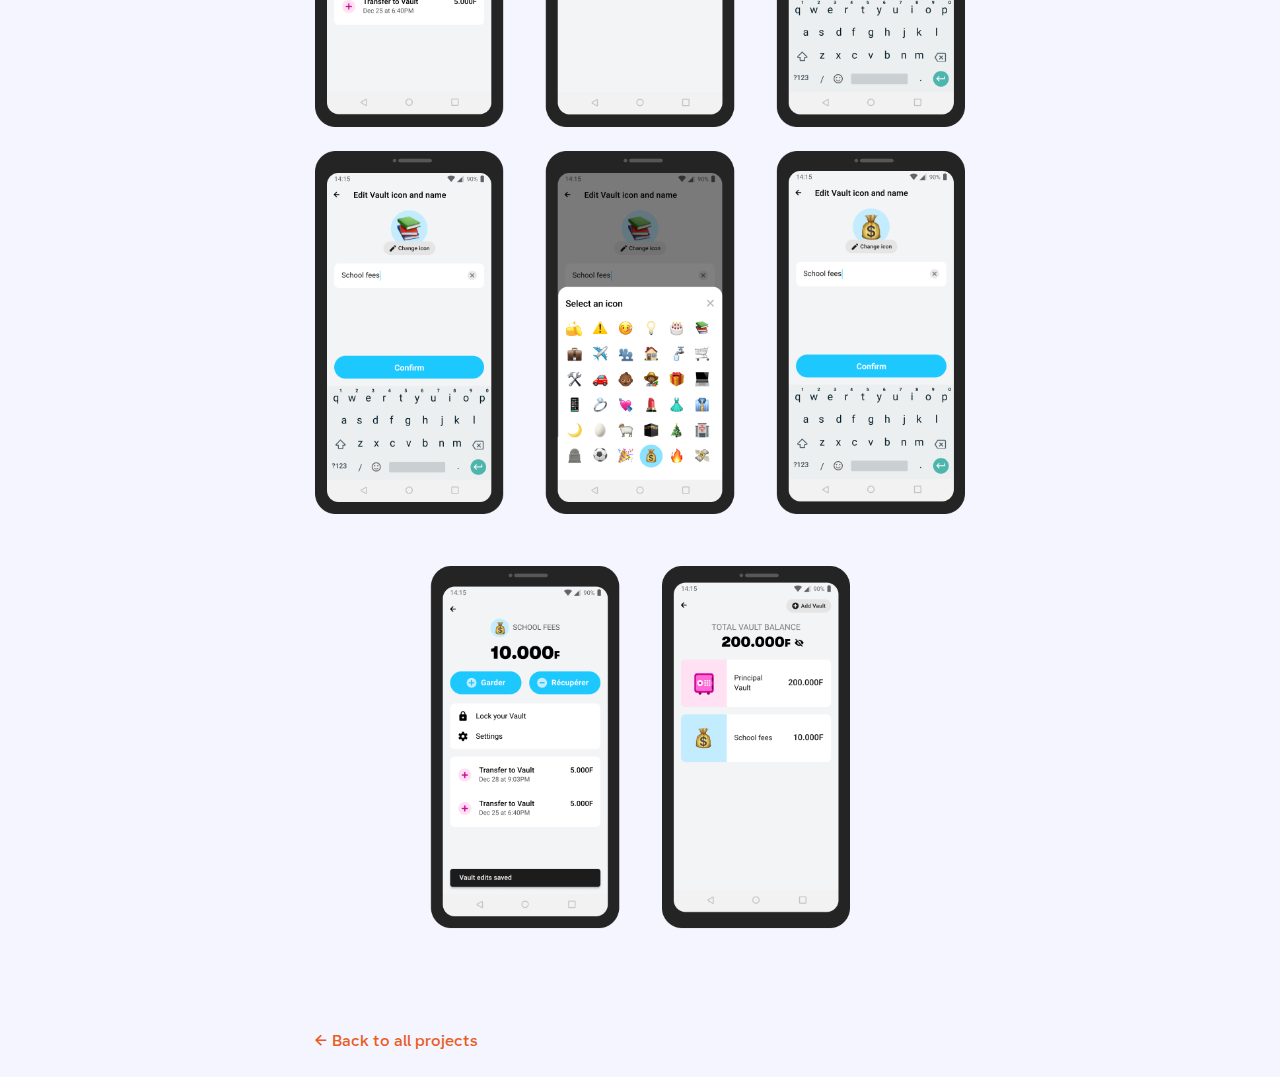
<file: vault/index.html>
<!DOCTYPE html>
<html lang="en">
<head>
    <meta charset="UTF-8">
    <meta name="viewport" content="width=device-width, initial-scale=1.0">
    <title>Vault Case Study - Ariel Chu</title>
    <link rel="stylesheet" href="../styles.css?v=3">
</head>
<body>
    <header class="header">
        <a href="/" class="logo">
            <div class="avatar">
                <!-- Placeholder for avatar image -->
            </div>
            <span class="logo-text">Ariel Chu</span>
        </a>

        <!-- Desktop Navigation -->
        <nav class="nav-desktop">
            <a href="/" class="nav-link">work</a>
            <a href="/about/" class="nav-link">about</a>
        </nav>

        <!-- Mobile Menu Button -->
        <button class="menu-toggle" aria-label="Open menu">
            <span class="menu-icon"></span>
        </button>
    </header>

    <!-- Mobile Navigation Overlay -->
    <div class="nav-mobile">
        <button class="menu-close" aria-label="Close menu">&times;</button>
        <nav class="nav-mobile-links">
            <a href="/" class="nav-link-mobile">Work</a>
            <a href="/about/" class="nav-link-mobile">About</a>
        </nav>
    </div>

    <main class="main case-study-main">
        <article class="case-study">
            <!-- Hero Image -->
            <div class="case-study-hero pink">
                <img src="../images/project-thumbnail-vault.png" alt="Vault app mockups" class="hero-image">
            </div>

            <header class="case-study-header">
                <h1 class="case-study-title">Vaults (locked & multiple vaults)</h1>
                <p class="case-study-meta">
                    <span class="tag">Mobile</span>
                </p>

                <div class="case-study-info">
                    <div class="info-row">
                        <span class="info-label">Role</span>
                        <span class="info-value">Product Designer</span>
                    </div>
                    <div class="info-row">
                        <span class="info-label">Team</span>
                        <span class="info-value">Zach Abugov, Jordy Danon, Alex Vitjukovs, Christian Kouame, Ariel Chu</span>
                    </div>
                    <div class="info-row">
                        <span class="info-label">Product</span>
                        <span class="info-value"><a href="https://www.wave.com" class="link-purple" target="_blank" rel="noopener">Wave</a> is a mobile money company with markets in West Africa. Vault is a feature in the Wave app. Customers use Wave each day to send and save money, pay bills, buy phone credit, and pay merchants. </span>
                    </div>
                </div>
            </header>

            <section class="case-study-section">
                <h2>Principal Vault</h2>
                <p>Prior to Vaults in Wave, customers saved money by putting cash in a small wooden box, a separate Wave account that they use only for saving, or a "tontine" (rotating savings club with friends or family). </p>
                <p> We started with one Principal Vault to ship quickly to customers. I paired with the CEO, Drew, to figure out how extensions of the feature, like multiple vaults, locked vaults, and interest-bearing vaults, would function before the first iteration of Vault was implemented.</p>

                <div class="case-study-image-group">
                    <img src="../images/vault-mock-1.png" alt="Principal Vault screen" class="case-study-image">
                </div>

                <p>In terms of first-time UX, the Principal Vault is really easy to use. The "0F" (Senegal uses the West African Franc, which we stylize as "F") indicates no balance and there are 2 large blue action buttons with a corresponding "+" and "-" that tell you what actions you can take.</p>

            </section>

            <section class="case-study-section">
                <h2>Locked Vaults</h2>
                <p>After launching Vault, we launched Locked Vaults, which allows customers to lock their Principal Vault for a time period of their choosing. They could select from a preset time or choose a custom date.</p>

                <div class="case-study-image-group">
                    <img src="../images/vault-mock-2.png" alt="Locked Vault screen" class="case-study-image">
                    <img src="../images/vault-mock-3.png" alt="Locked Vault details" class="case-study-image">
                </div>

                <h3>Unlocking a Vault early</h3>
                <p>Customers can access their money when the unlock date arrives, but life happens and folks might need to use money to unexpectedly pay medical bills or help a family member. </p>

                <p>Vaults can also be unlocked early via a Whatsapp bot if customers tap the "Transfer out" button on the Vault. </p>

                <p>We want to help customers save money to their desired lock date and nudge them towards keeping the original locked date, but we also have to stay true to the concept that "your money is yours" (Wave's slogan of "Sa xaliss yay borom" in Senegalese Wolof). </p>

                <div class="case-study-image-group">
                    <img src="../images/vault-mock-4.png" alt="Unlocking Vault early screen" class="case-study-image">
                    <img src="../images/vault-mock-5.png" alt="Unlocking Vault confirmation" class="case-study-image">
                </div>

            </section>

            <section class="case-study-section">
                <h2>Multiple Vaults</h2>
                <p>For the latest iteration of Vaults, we added multiple vault functionality. Some questions we considered:</p>

                <ul class="case-study-list">
                    <li>What's the entry point to multiple vaults that customers will understand the best?</li>
                    <li>Do we want to shift entirely to a multi-vault homescreen or keep the "Principal Vault --> Multiple vault homescreen" concept? </li>
                    <li>What presets should we include? What do people want to save for?</li>
                </ul>

                <p>We kept the Principal Vault as the first "Vault" screen and added a grey button with a leading + icon in the top right of the screen. Tapping "Add Vault" would show a presets screen where customers could choose from a list or create their own custom Vault.</p>

                <div class="case-study-image-group">
                    <img src="../images/vault-mock-6.png" alt="Multiple Vaults screen" class="case-study-image">
                </div>

                <p>Customers can edit the name or emoji of any Vault (except the Principal) at any time.</p>

                <div class="case-study-image-group">
                    <img src="../images/vault-mock-7.png" alt="Multiple Vaults screen" class="case-study-image">
                    <img src="../images/vault-mock-8.png" alt="Multiple Vaults screen" class="case-study-image">
                </div>

                <div class="case-study-image-group">
                    <img src="../images/vault-mock-9.png" alt="Multiple Vaults screen" class="case-study-image">
                </div>

            </section>

            <a href="/" class="back-link">&larr; Back to all projects</a>
        </article>
    </main>

    <script src="../script.js"></script>
</body>
</html>
</file>
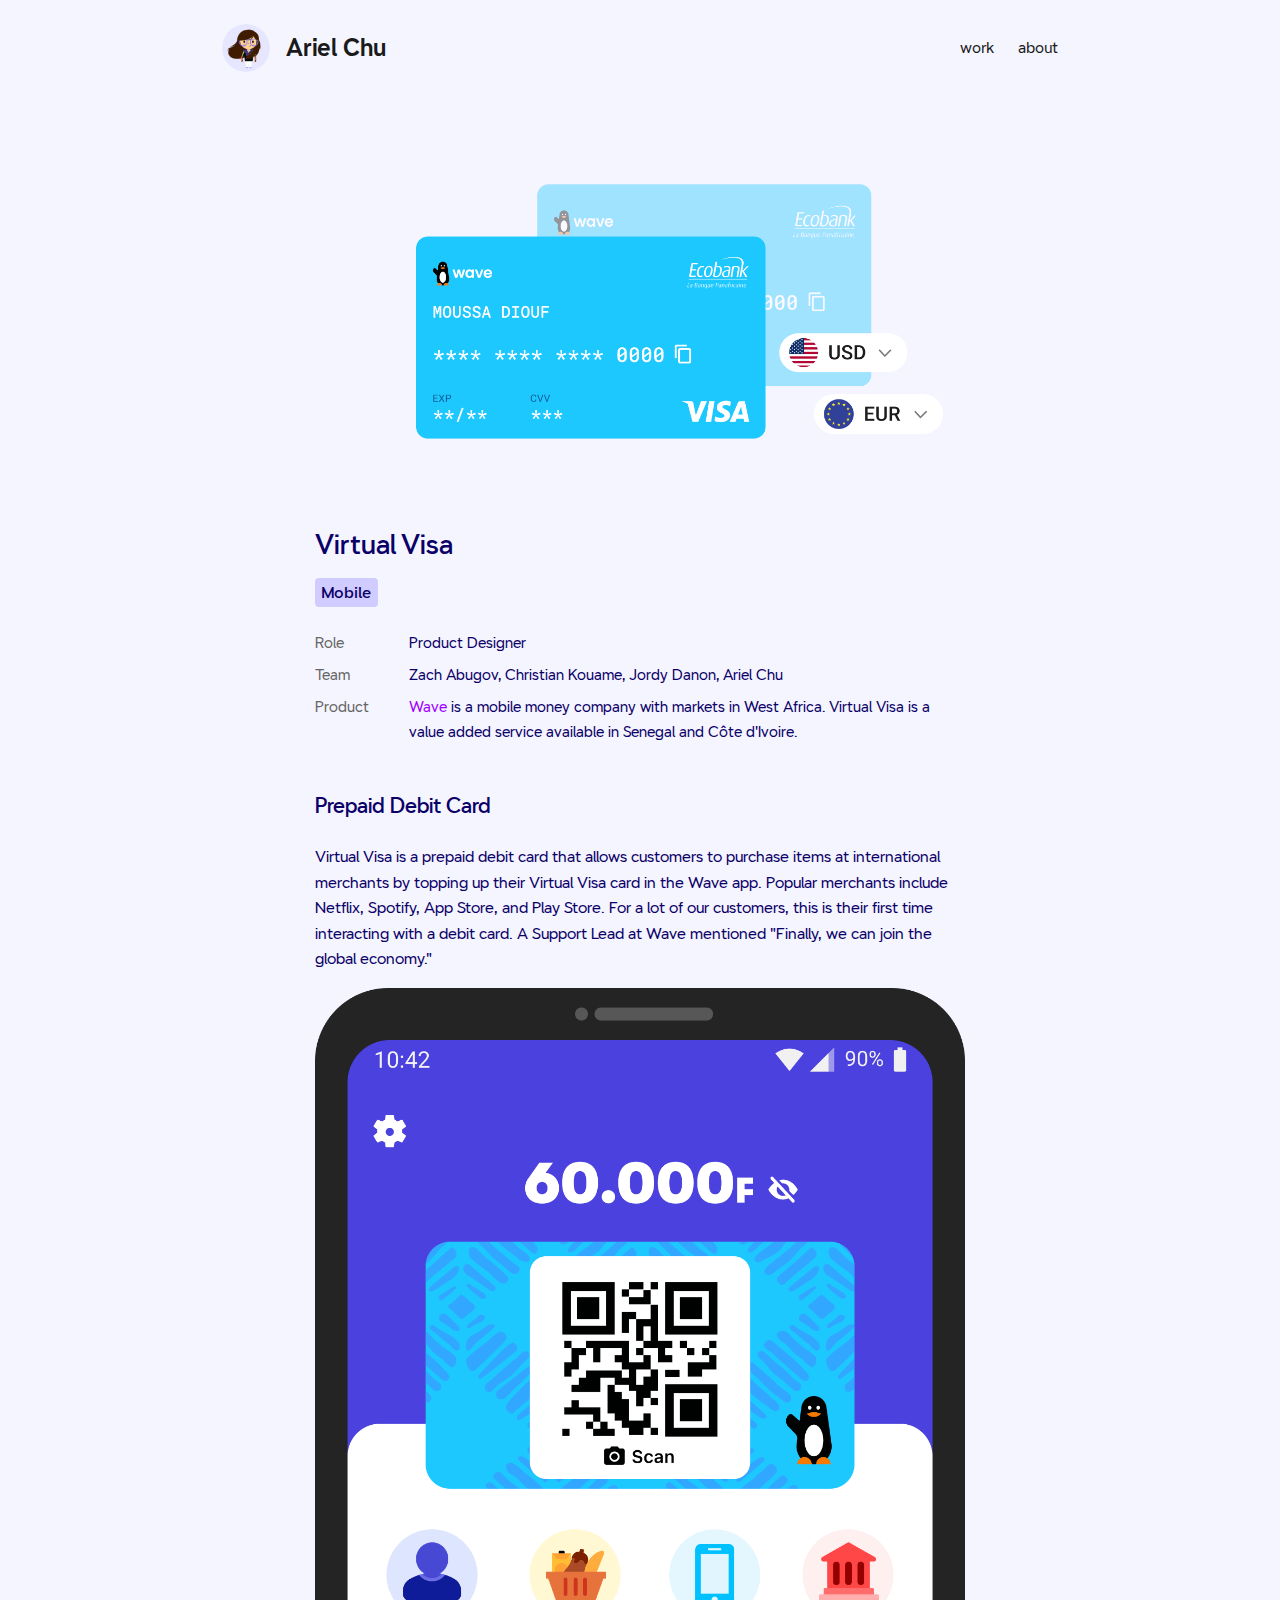
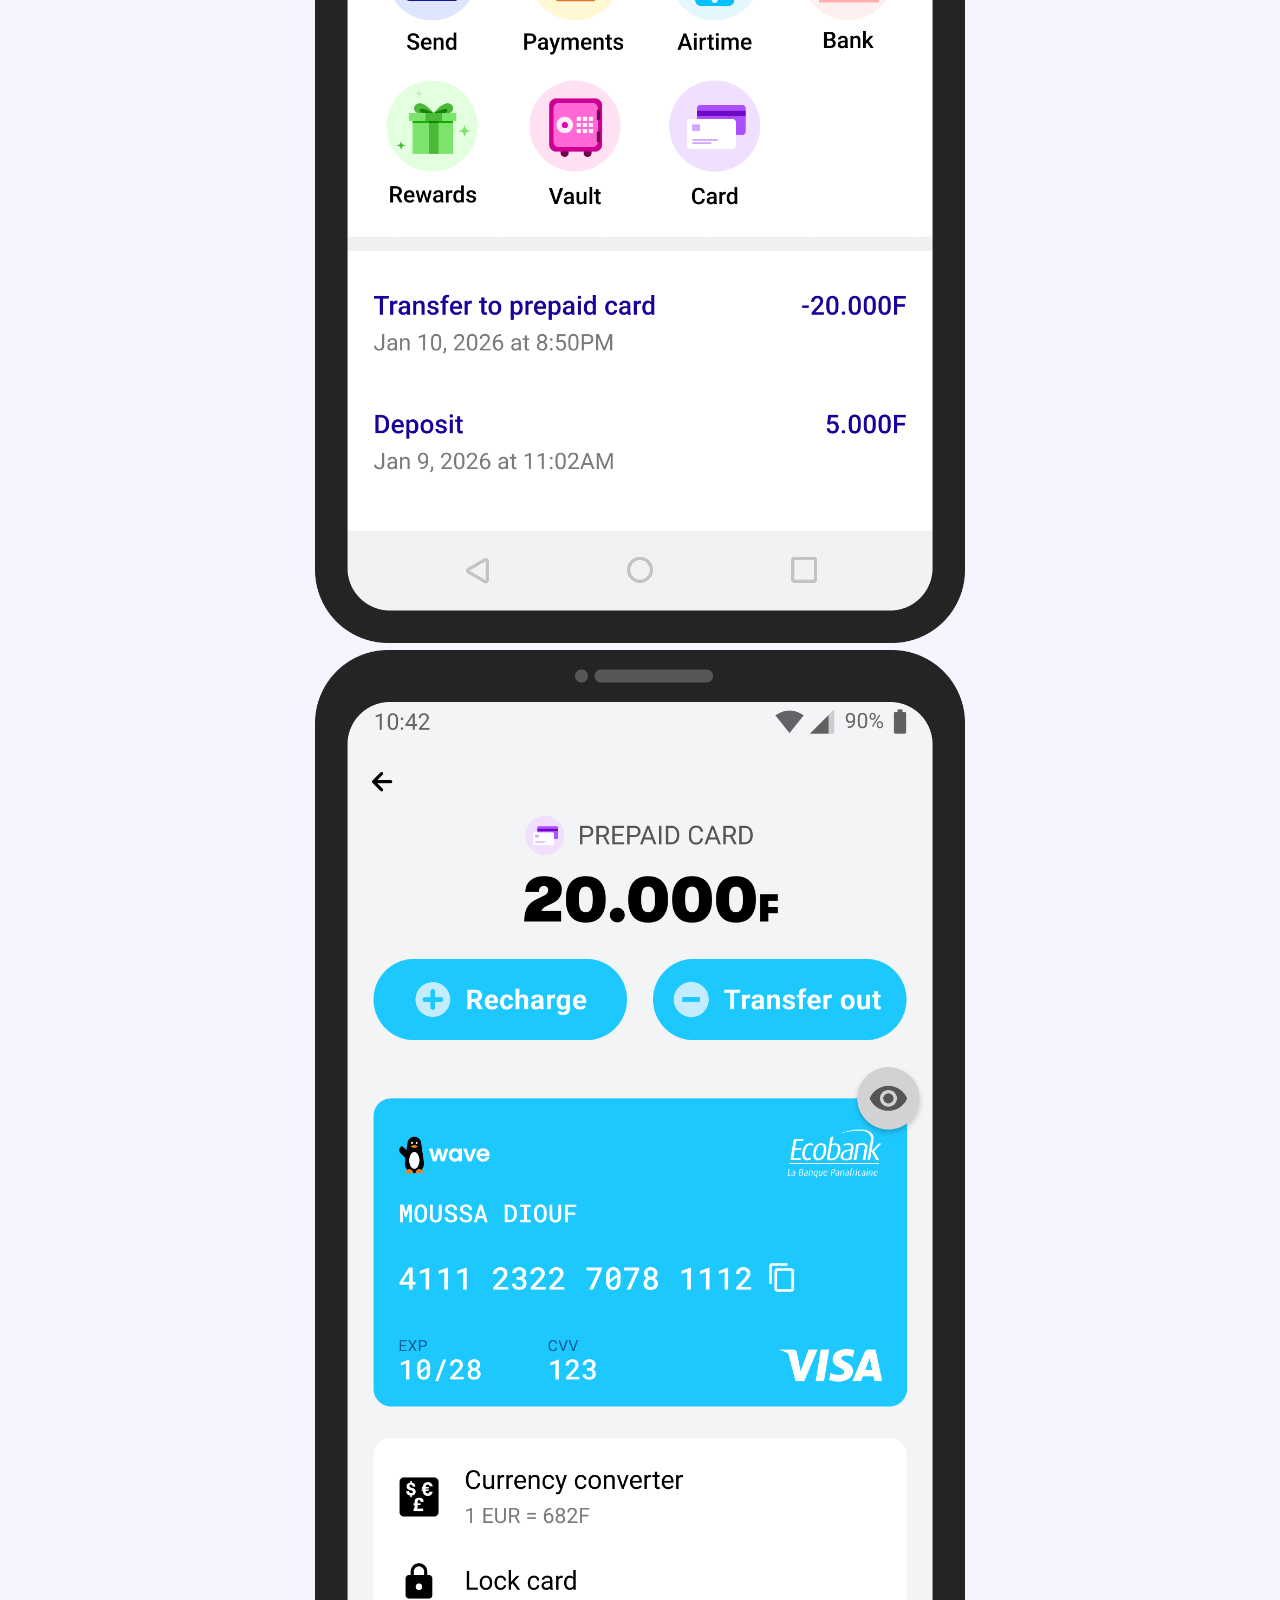
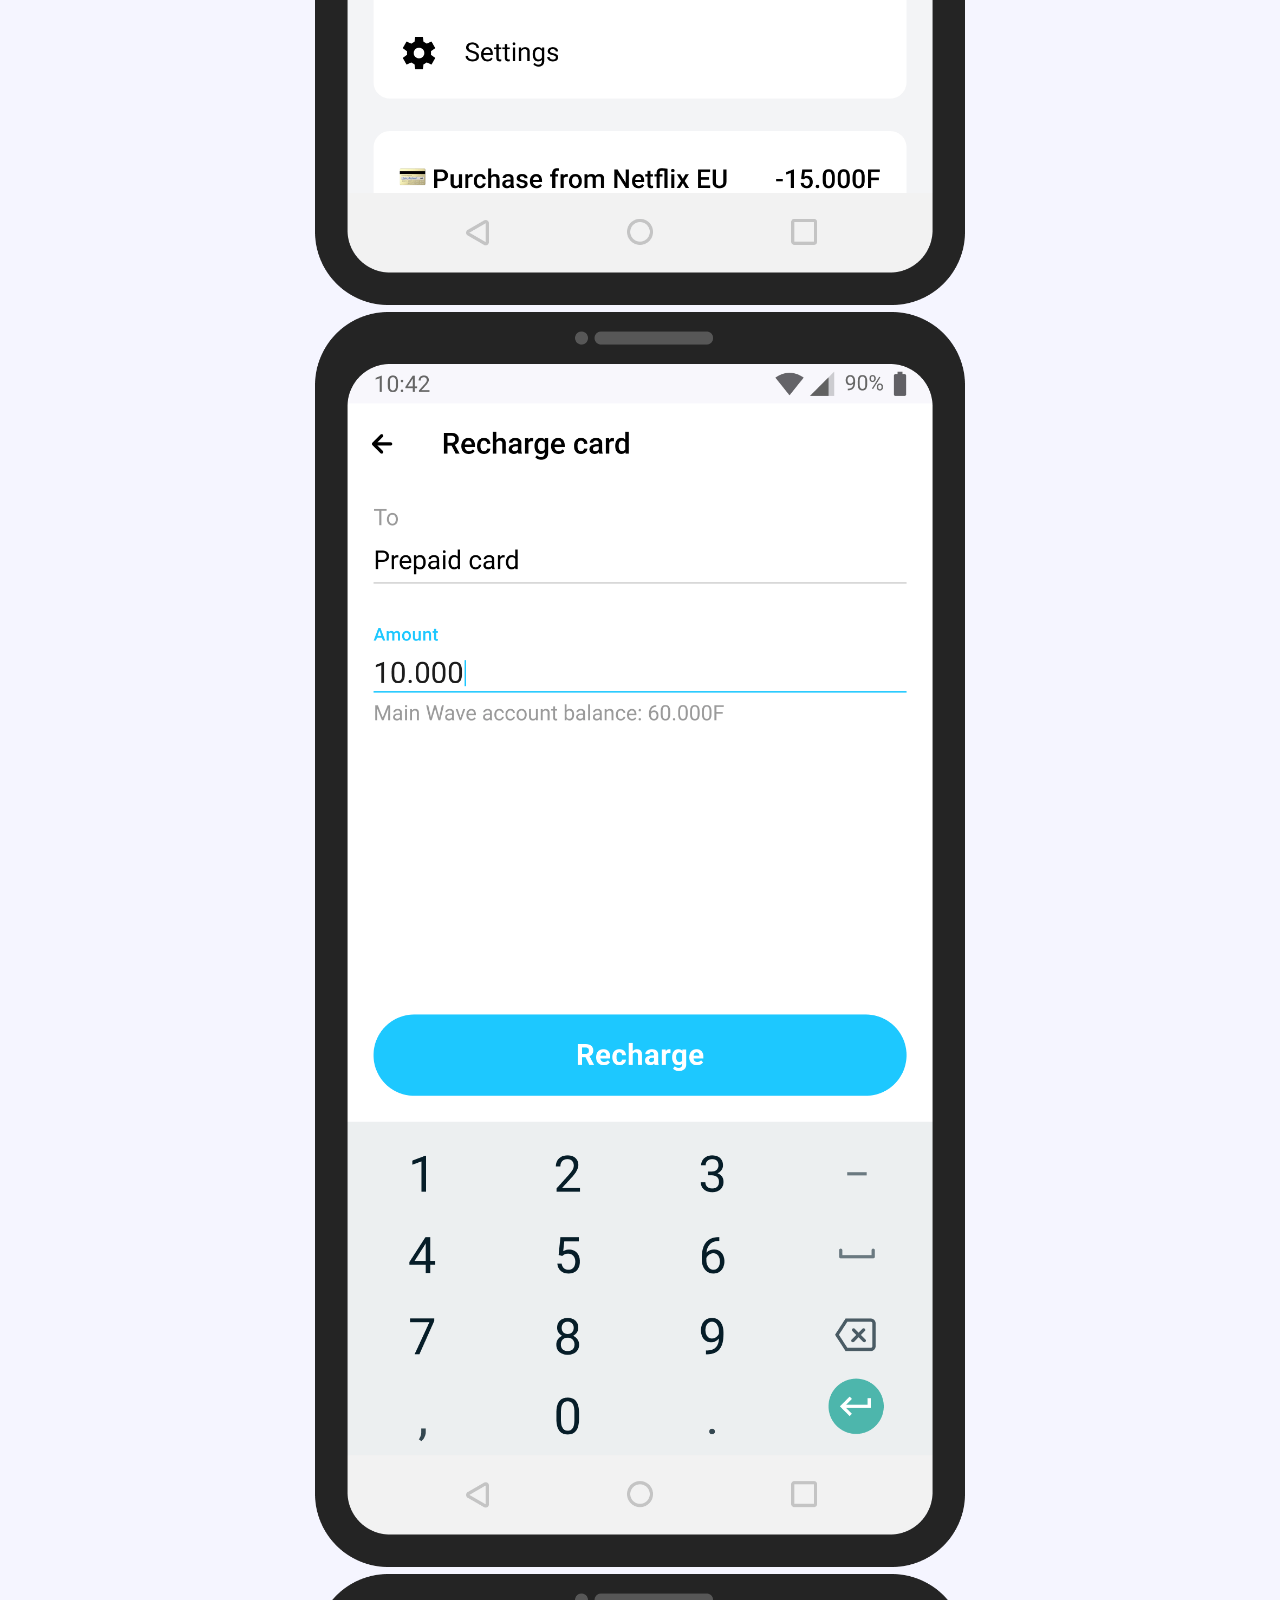
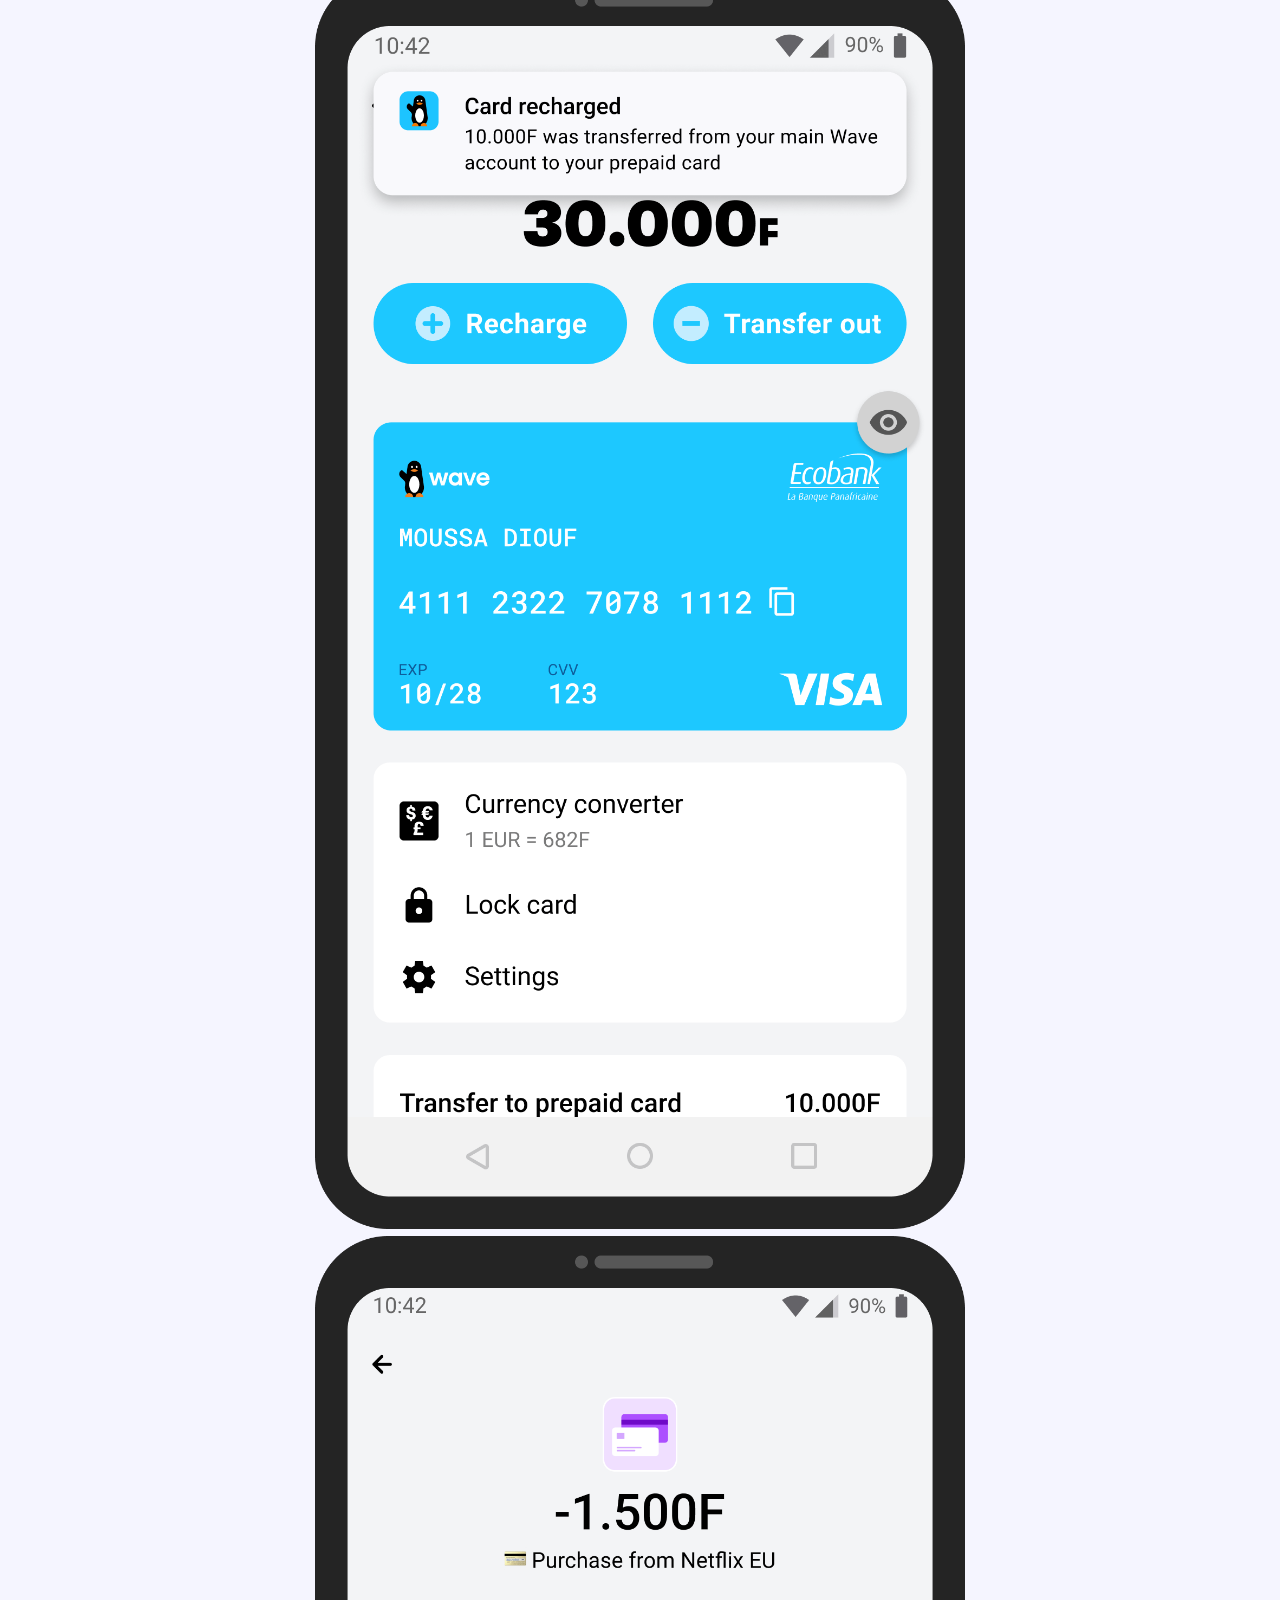
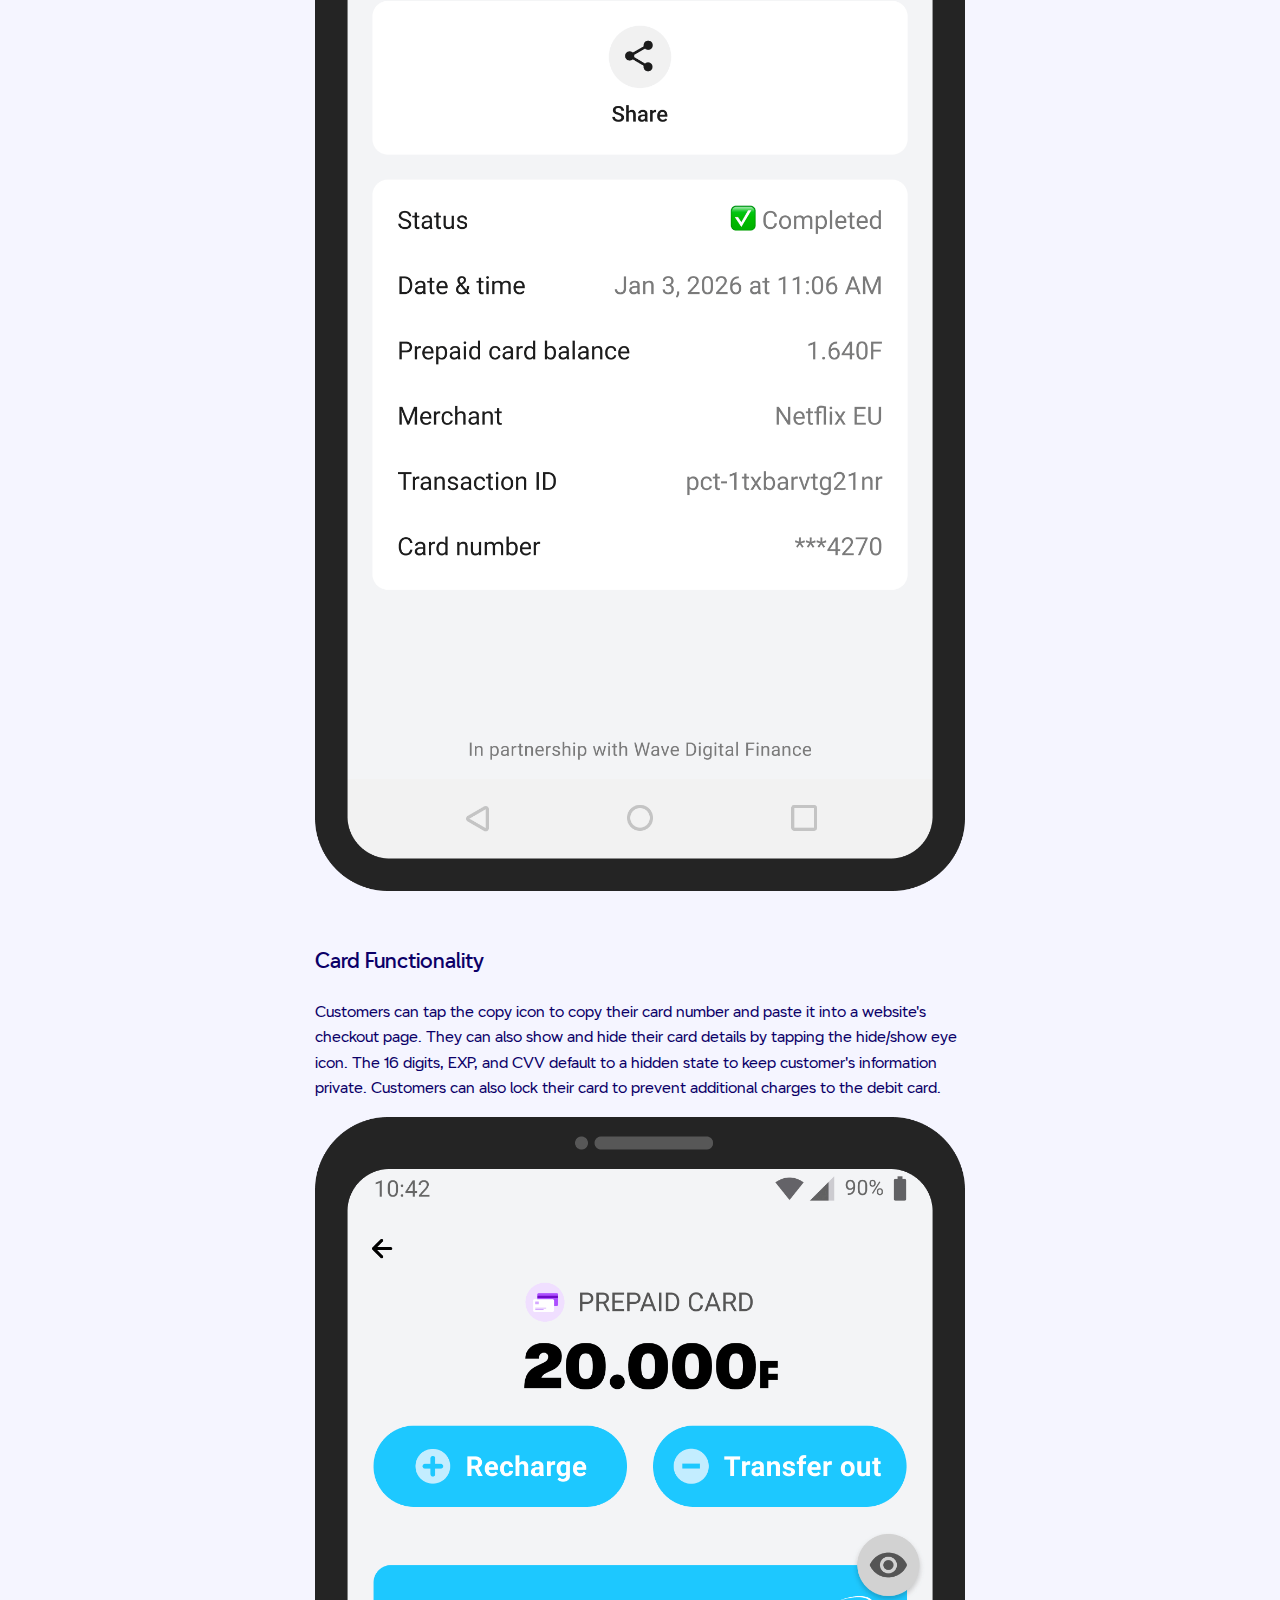
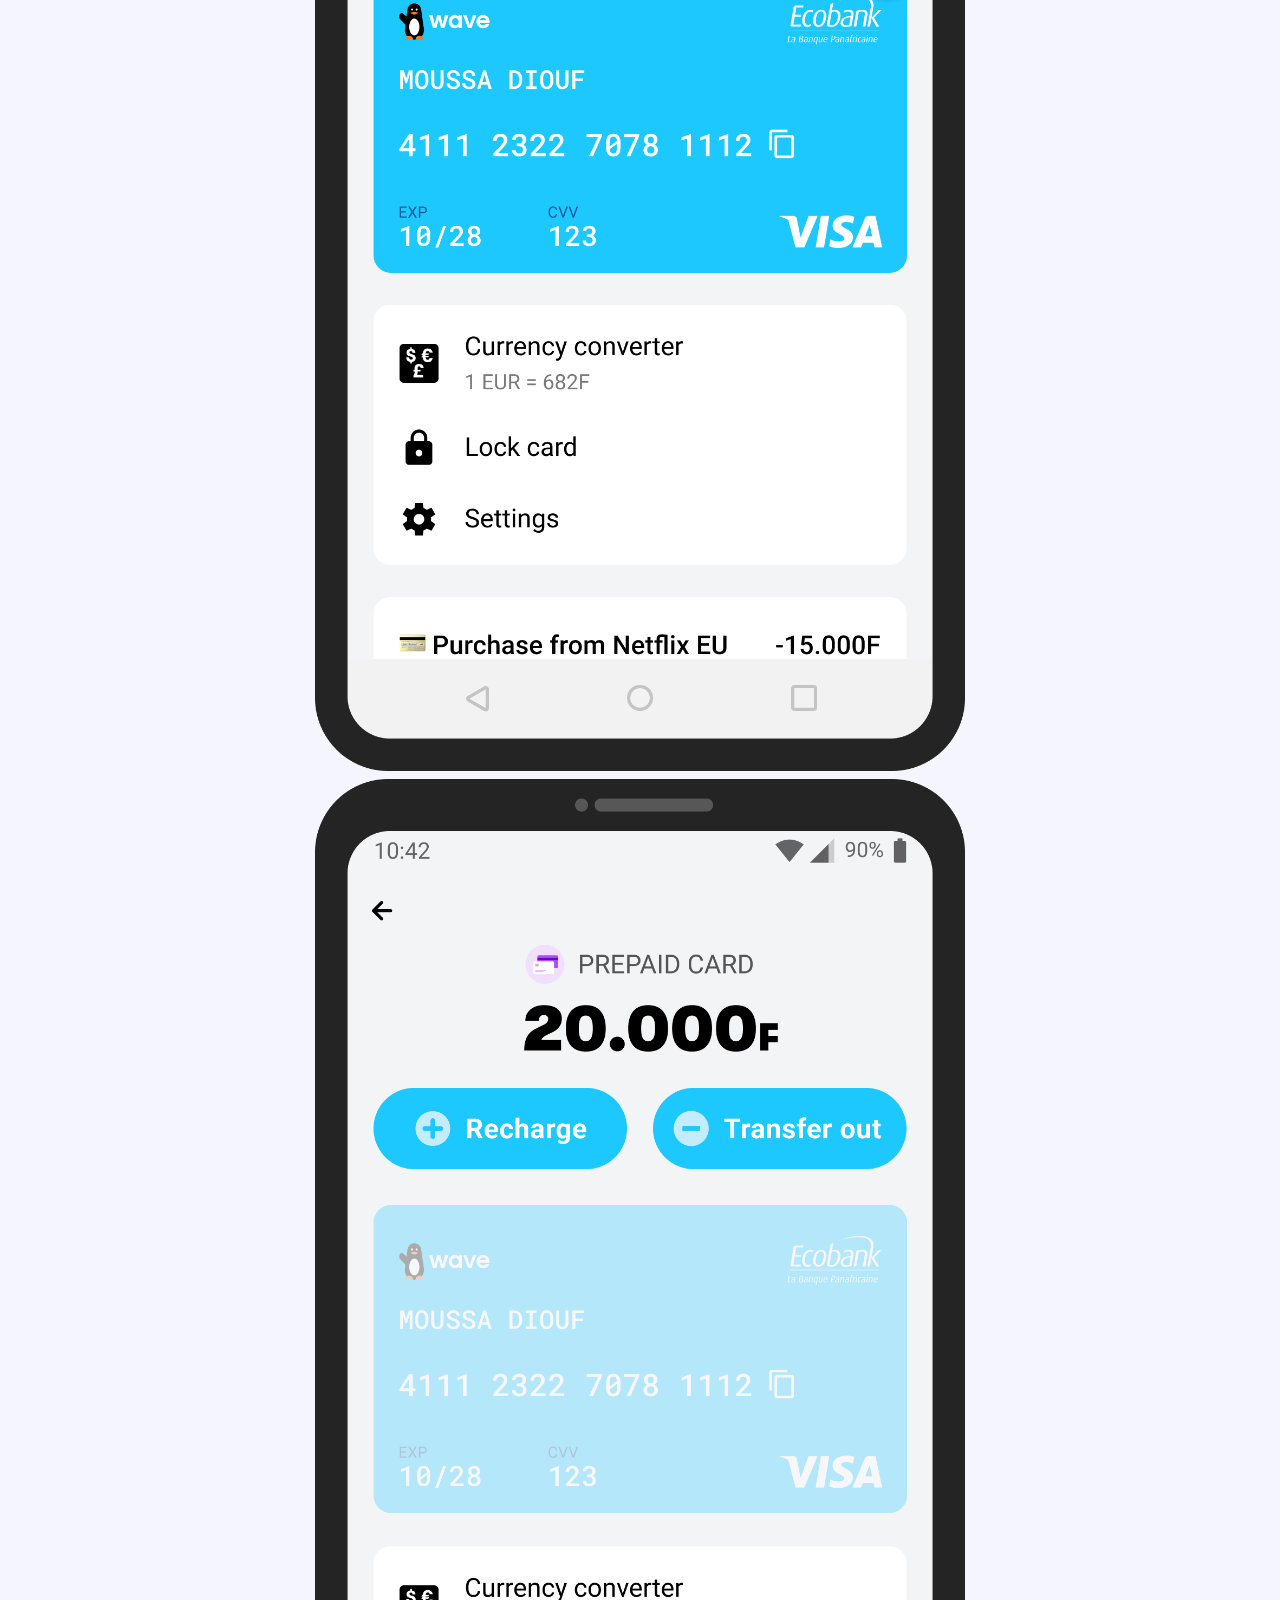
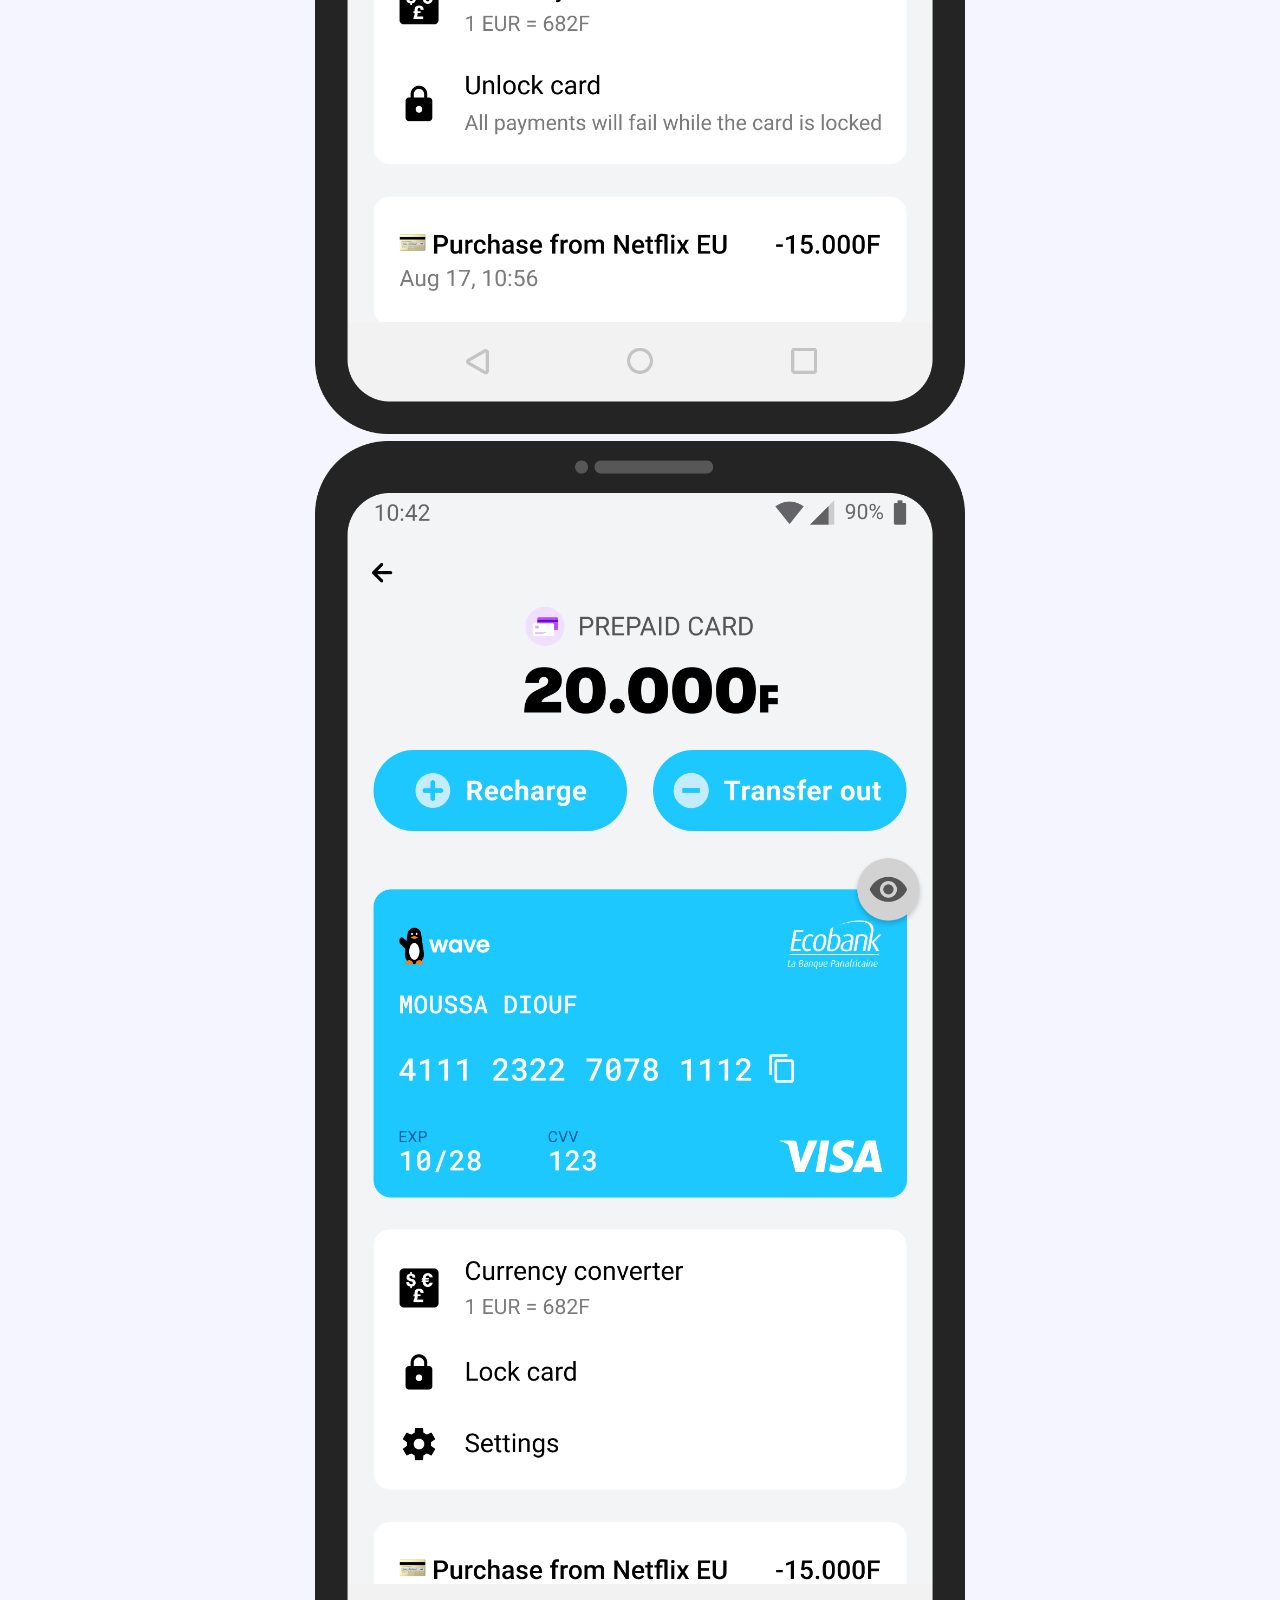
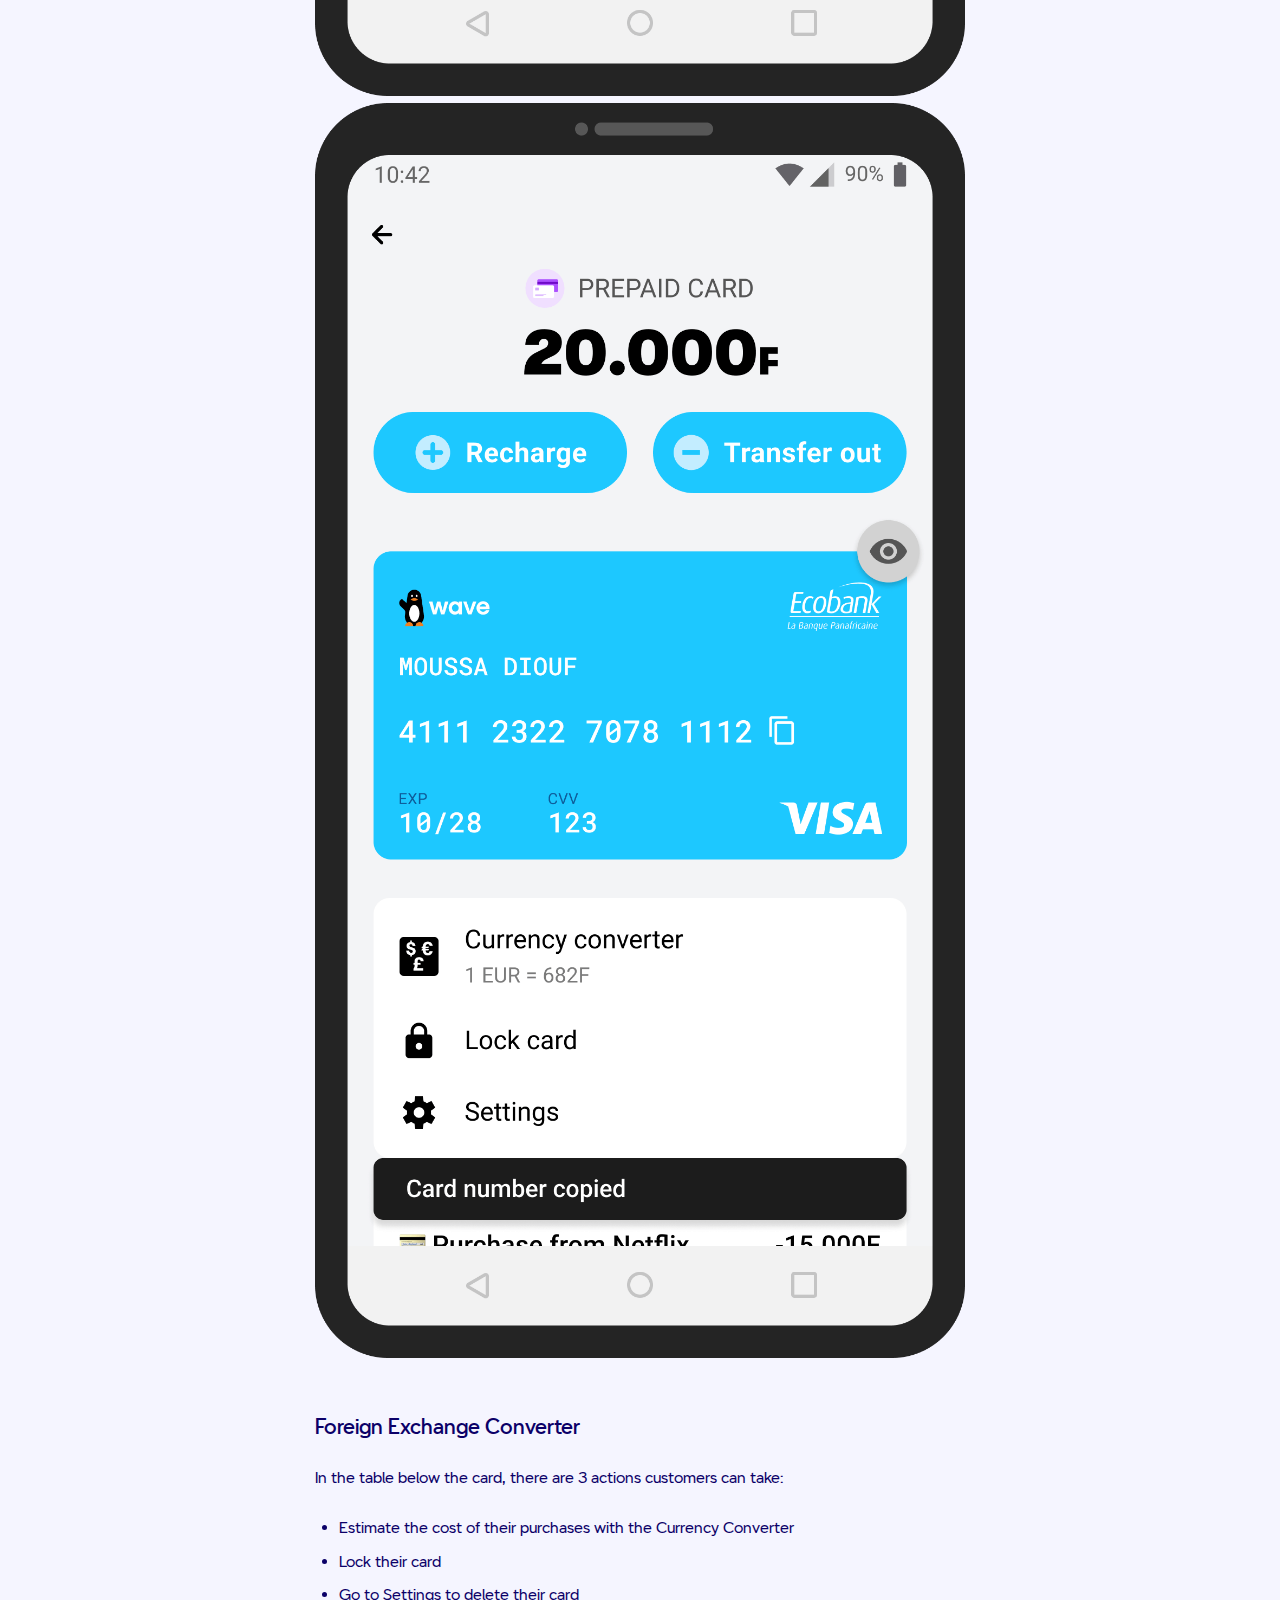
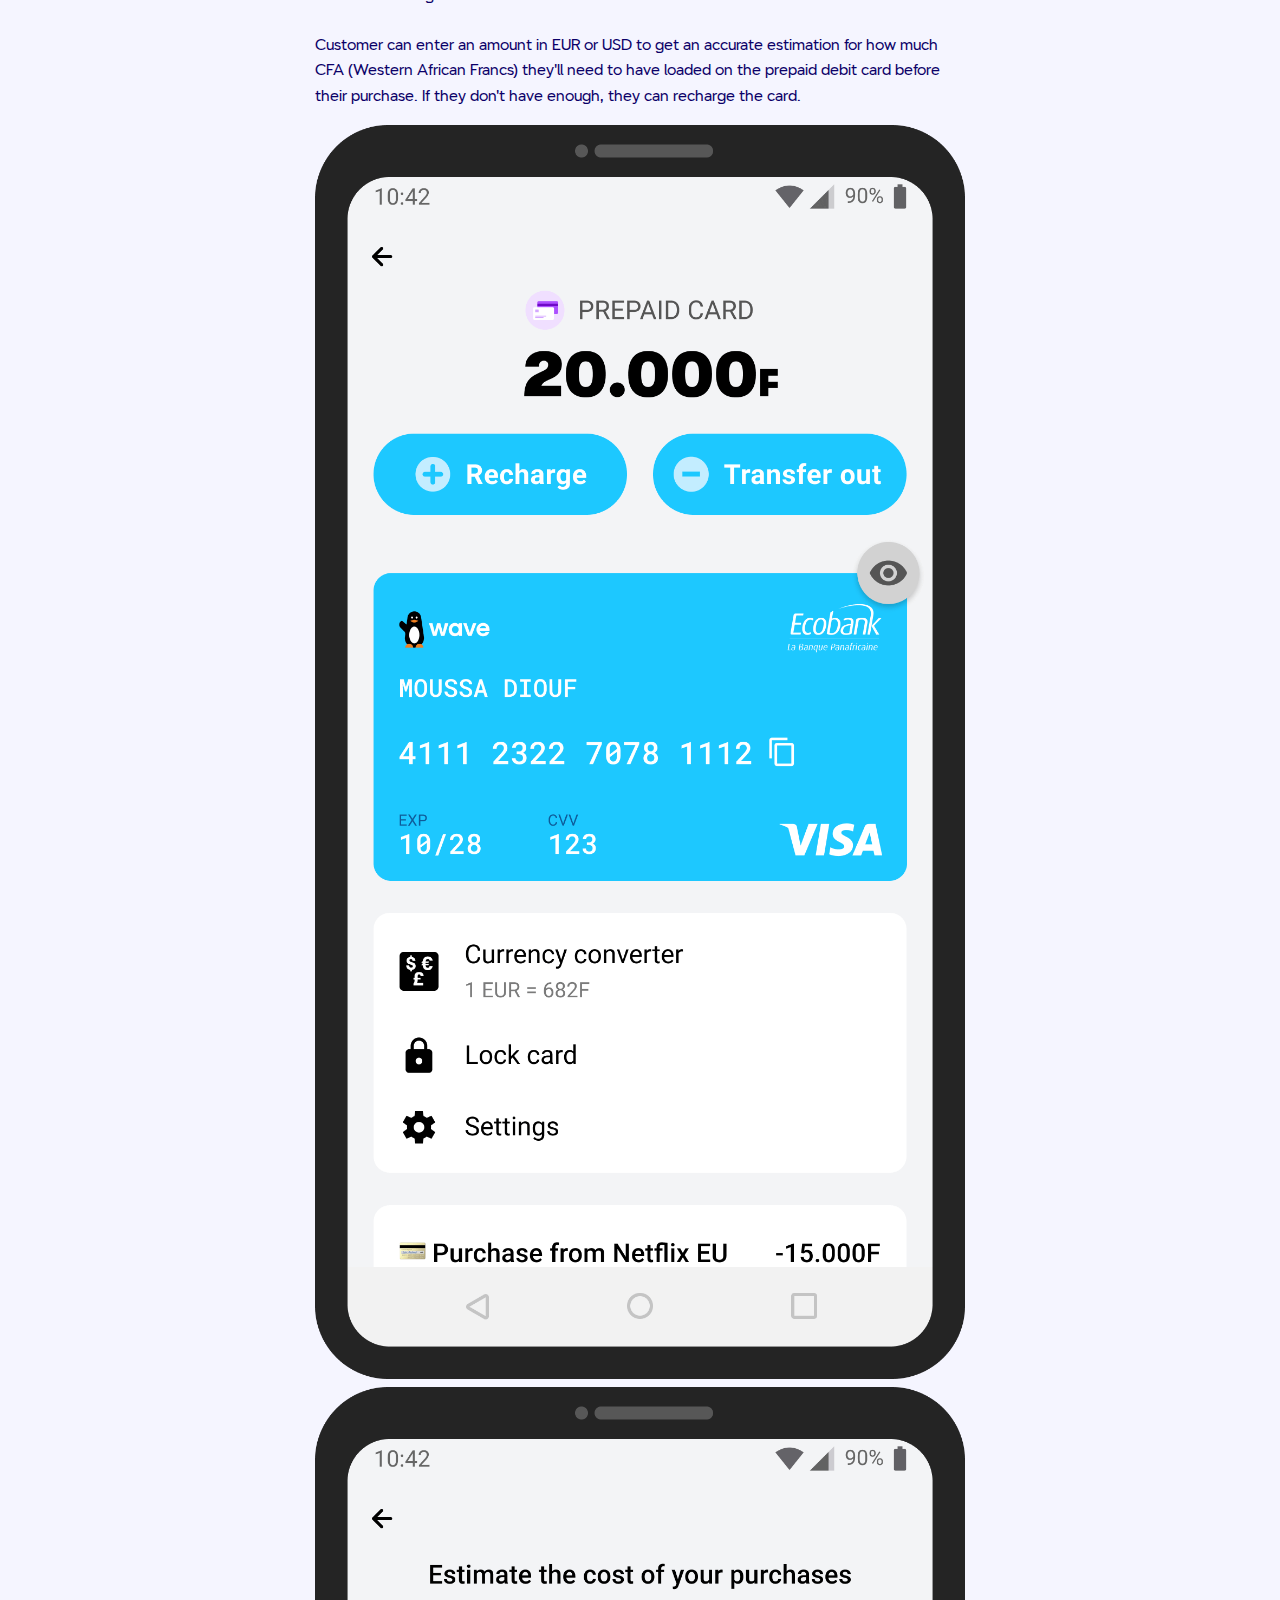
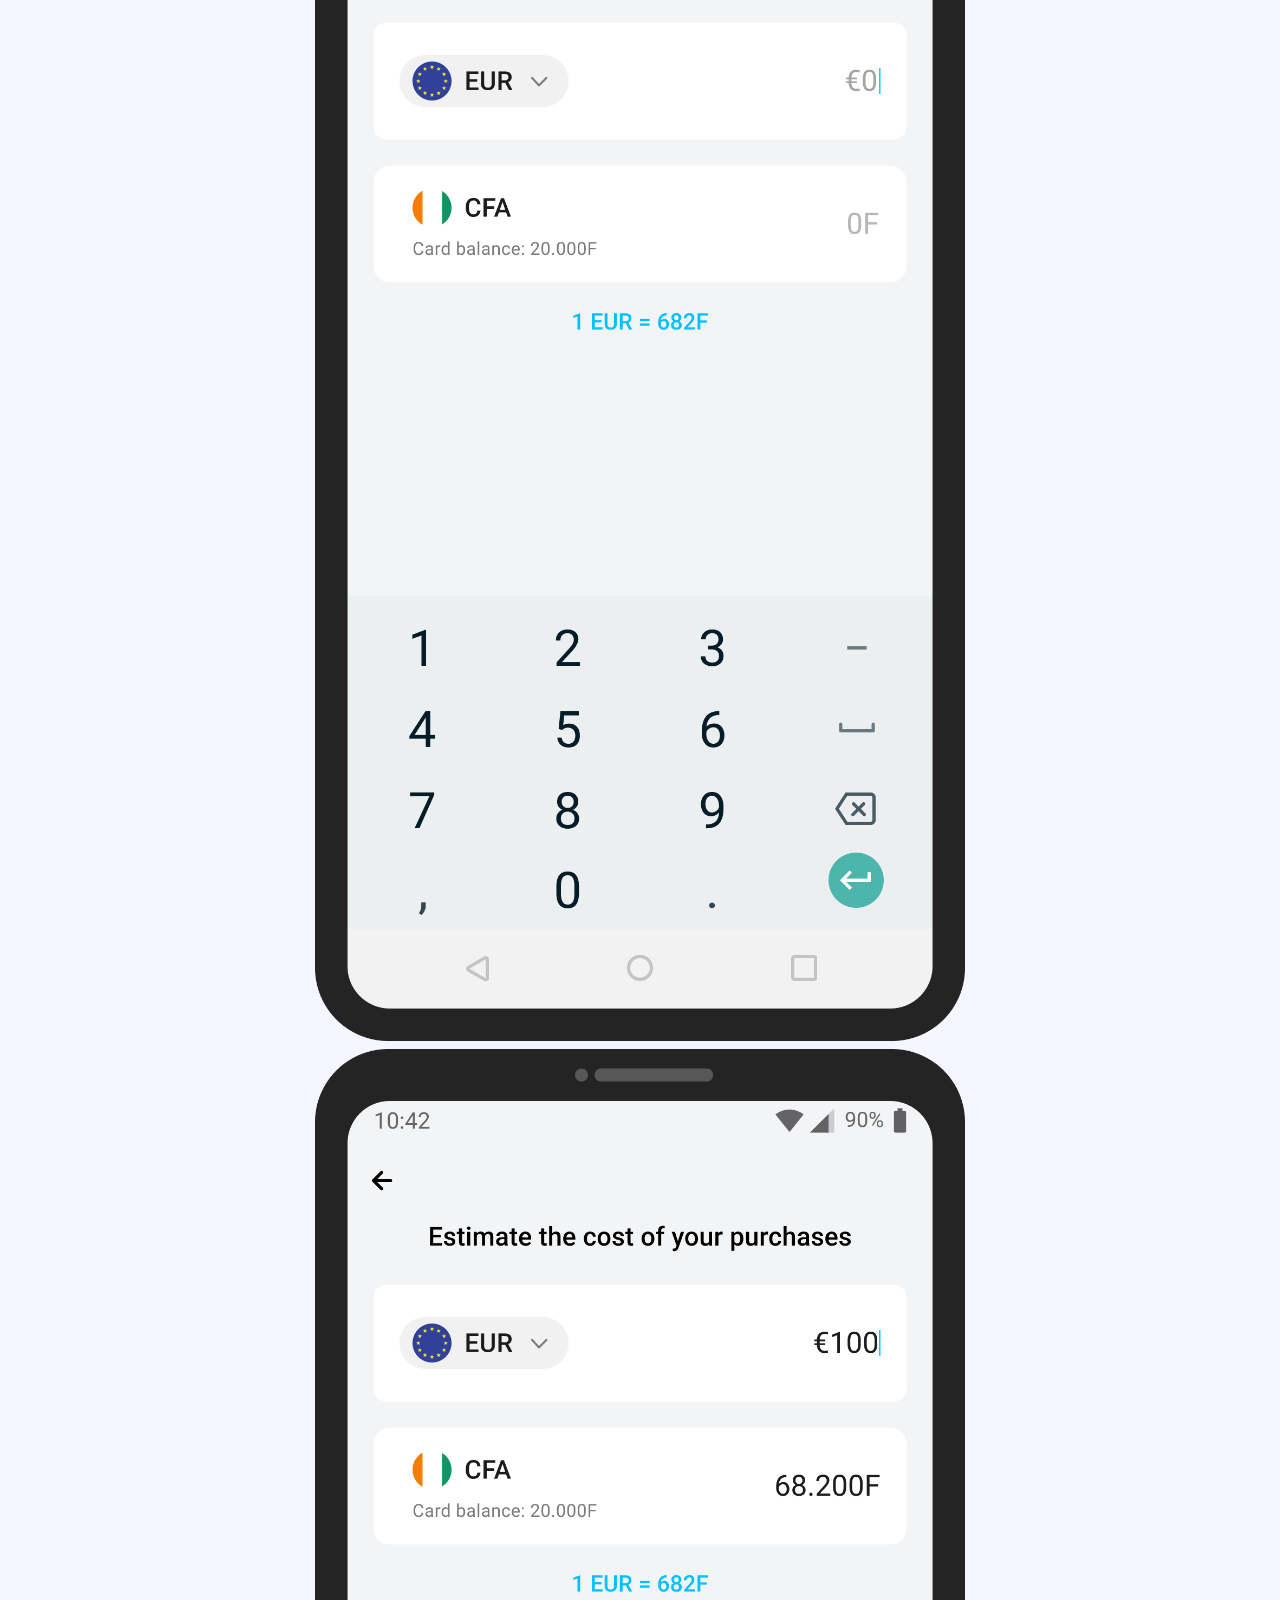
<file: virtual-visa/index.html>
<!DOCTYPE html>
<html lang="en">
<head>
    <meta charset="UTF-8">
    <meta name="viewport" content="width=device-width, initial-scale=1.0">
    <title>Virtual Visa Case Study - Ariel Chu</title>
    <link rel="stylesheet" href="../styles.css">
</head>
<body>
    <header class="header">
        <a href="/" class="logo">
            <div class="avatar">
                <!-- Placeholder for avatar image -->
            </div>
            <span class="logo-text">Ariel Chu</span>
        </a>

        <!-- Desktop Navigation -->
        <nav class="nav-desktop">
            <a href="/" class="nav-link">work</a>
            <a href="/about/" class="nav-link">about</a>
        </nav>

        <!-- Mobile Menu Button -->
        <button class="menu-toggle" aria-label="Open menu">
            <span class="menu-icon"></span>
        </button>
    </header>

    <!-- Mobile Navigation Overlay -->
    <div class="nav-mobile">
        <button class="menu-close" aria-label="Close menu">&times;</button>
        <nav class="nav-mobile-links">
            <a href="/" class="nav-link-mobile">Work</a>
            <a href="/about/" class="nav-link-mobile">About</a>
        </nav>
    </div>

    <main class="main case-study-main">
        <article class="case-study">
            <!-- Hero Image -->
            <div class="case-study-hero light-cyan">
                <img src="../images/virtual-visa-hero-image.png" alt="Virtual Visa app mockups" class="hero-image hero-image-padded">
            </div>

            <header class="case-study-header">
                <h1 class="case-study-title">Virtual Visa</h1>
                <p class="case-study-meta">
                    <span class="tag">Mobile</span>
                </p>

                <div class="case-study-info">
                    <div class="info-row">
                        <span class="info-label">Role</span>
                        <span class="info-value">Product Designer</span>
                    </div>
                    <div class="info-row">
                        <span class="info-label">Team</span>
                        <span class="info-value">Zach Abugov, Christian Kouame, Jordy Danon, Ariel Chu</span>
                    </div>
                    <div class="info-row">
                        <span class="info-label">Product</span>
                        <span class="info-value"><a href="https://www.wave.com" class="link-purple" target="_blank" rel="noopener">Wave</a> is a mobile money company with markets in West Africa. Virtual Visa is a value added service available in Senegal and Côte d'Ivoire.</span>
                    </div>
                </div>
            </header>

            <section class="case-study-section">
                <h2>Prepaid Debit Card</h2>
                <p>Virtual Visa is a prepaid debit card that allows customers to purchase items at international merchants by topping up their Virtual Visa card in the Wave app. Popular merchants include Netflix, Spotify, App Store, and Play Store. For a lot of our customers, this is their first time interacting with a debit card. A Support Lead at Wave mentioned "Finally, we can join the global economy."</p>

                <div class="case-study-image-grid">
                    <img src="../images/VV-1.png" alt="Virtual Visa screen" class="case-study-image">
                    <img src="../images/VV-2.png" alt="Virtual Visa screen" class="case-study-image">
                    <img src="../images/VV-3.png" alt="Virtual Visa screen" class="case-study-image">
                    <img src="../images/VV-4.png" alt="Virtual Visa screen" class="case-study-image">
                    <img src="../images/VV-5.png" alt="Virtual Visa screen" class="case-study-image">
                </div>

            </section>

            <section class="case-study-section">
                <h2>Card Functionality</h2>
                <p>Customers can tap the copy icon to copy their card number and paste it into a website's checkout page. They can also show and hide their card details by tapping the hide/show eye icon. The 16 digits, EXP, and CVV default to a hidden state to keep customer's information private. Customers can also lock their card to prevent additional charges to the debit card.</p>

                <div class="case-study-image-grid-2col">
                    <img src="../images/VV-6.png" alt="Virtual Visa screen" class="case-study-image">
                    <img src="../images/VV-7.png" alt="Virtual Visa screen" class="case-study-image">
                    <img src="../images/VV-8.png" alt="Virtual Visa screen" class="case-study-image">
                    <img src="../images/VV-9.png" alt="Virtual Visa screen" class="case-study-image">
                </div>

            </section>

            <section class="case-study-section">
                <h2>Foreign Exchange Converter</h2>
                <p>In the table below the card, there are 3 actions customers can take:</p>

                <ul class="case-study-list">
                    <li>Estimate the cost of their purchases with the Currency Converter</li>
                    <li>Lock their card</li>
                    <li>Go to Settings to delete their card</li>
                </ul>
                <p>Customer can enter an amount in EUR or USD to get an accurate estimation for how much CFA (Western African Francs) they'll need to have loaded on the prepaid debit card before their purchase. If they don't have enough, they can recharge the card.</p>

                <div class="case-study-image-grid">
                    <img src="../images/VV-10.png" alt="Virtual Visa screen" class="case-study-image">
                    <img src="../images/VV-11.png" alt="Virtual Visa screen" class="case-study-image">
                    <img src="../images/VV-12.png" alt="Virtual Visa screen" class="case-study-image">
                    <img src="../images/VV-13.png" alt="Virtual Visa screen" class="case-study-image">
                    <img src="../images/VV-14.png" alt="Virtual Visa screen" class="case-study-image">
                    <img src="../images/VV-15.png" alt="Virtual Visa screen" class="case-study-image">
                </div>

                <p>With Claude's help in February 2025, I created a vibecoded iOS prototype that I was able to test with real customers when I visited Abidjan in April 2025.</p>

                <p>8 out of 10 times, a Figma prototype has enough high fidelity feedback with tap, drag, and swipe interactions to test our bets quickly. However, we needed something with higher fidelity interactions, like accurate and fast number input and calculation feedback. After a few versions, a lot of polishing (because I am a designer at heart), and some wrangling with AppStore approvals, I got the external TestFlight up and running for the FX Currency Converter feature.</p>

                <p>Firing up Xcode and going back and forth with Claude was both fun and frustrating as someone who had never opened Xcode before. I'm blown away by how far LLMs have come in a short amount of time. Since then, I've created 4 more iOS prototypes with the help of both ChatGPT o3 and Claude to test more complicated design interactions with customers.</p>

                <div class="case-study-image-grid-2col wide">
                    <img src="../images/VV-16.png" alt="Virtual Visa screen" class="case-study-image">
                    <img src="../images/VV-17.png" alt="Virtual Visa screen" class="case-study-image">
                </div>

            </section>

            <a href="/" class="back-link">&larr; Back to all projects</a>
        </article>
    </main>

    <script src="../script.js"></script>
</body>
</html>
</file>
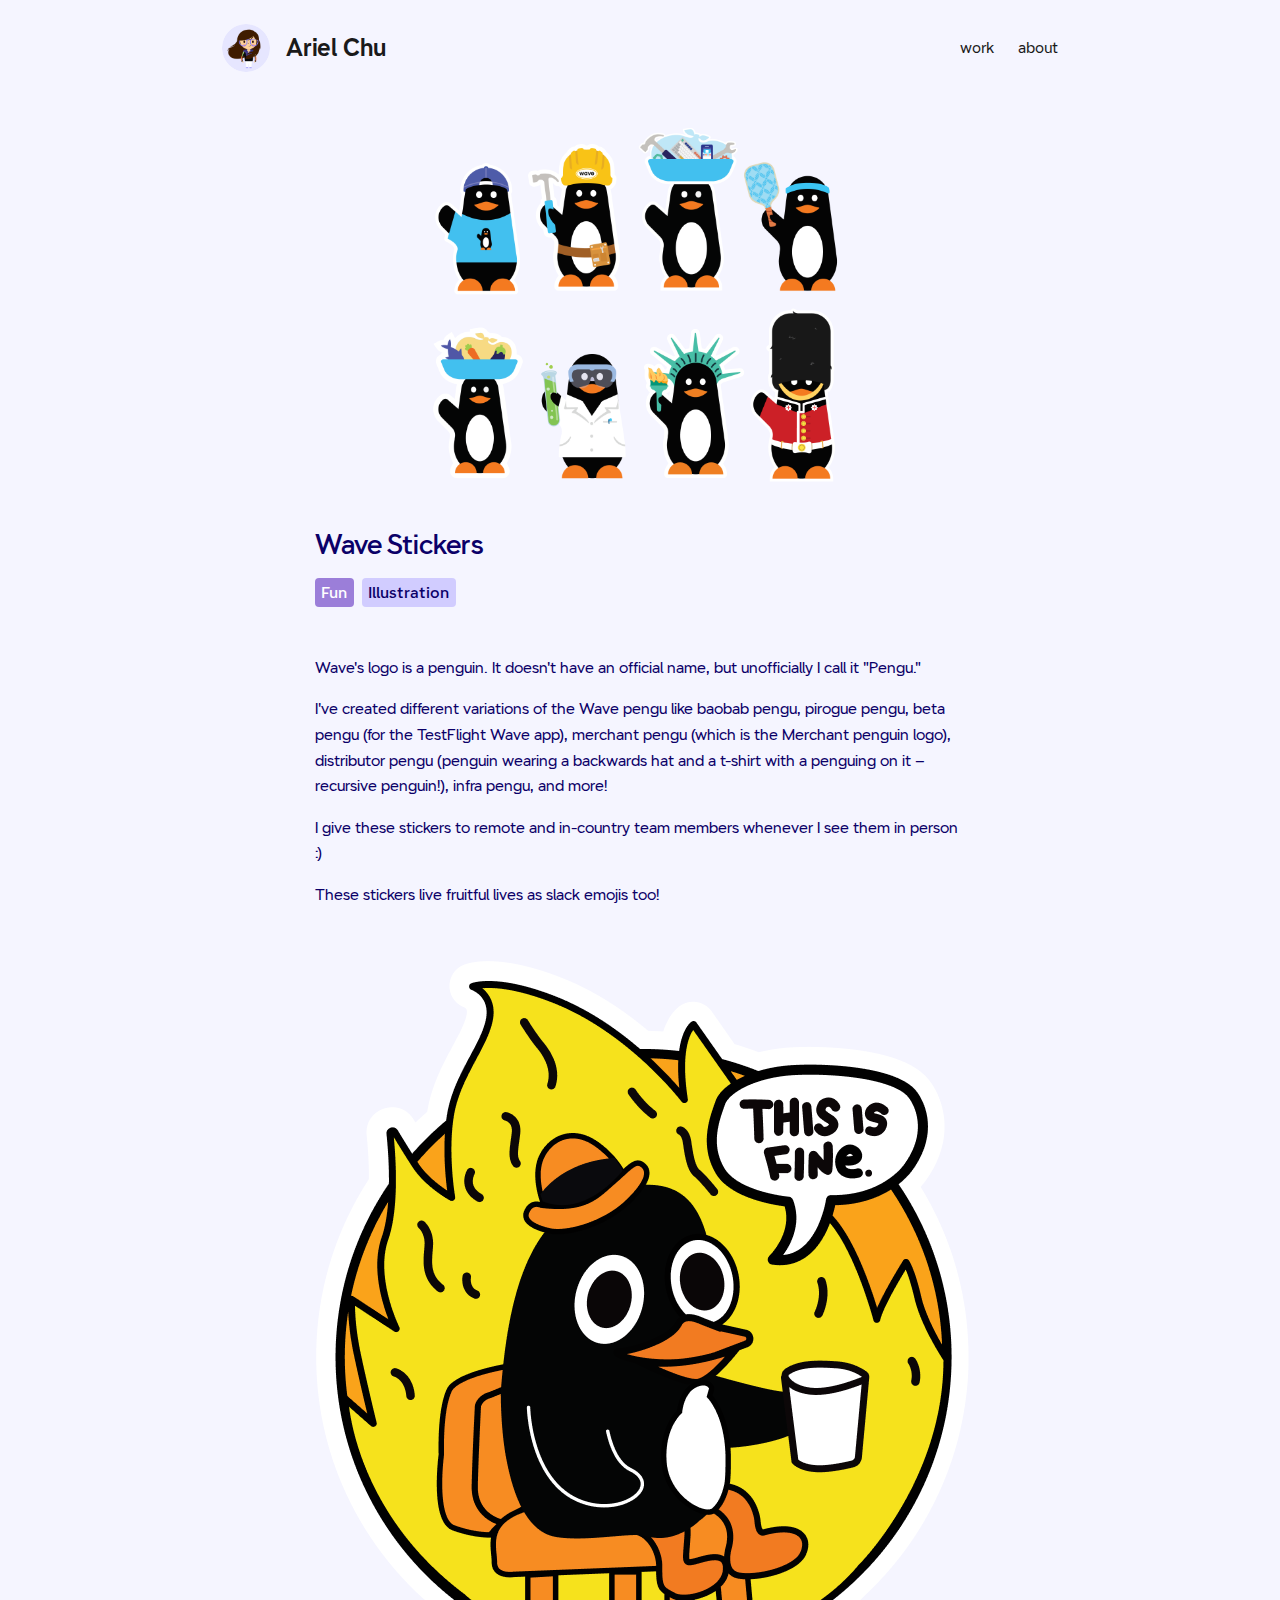
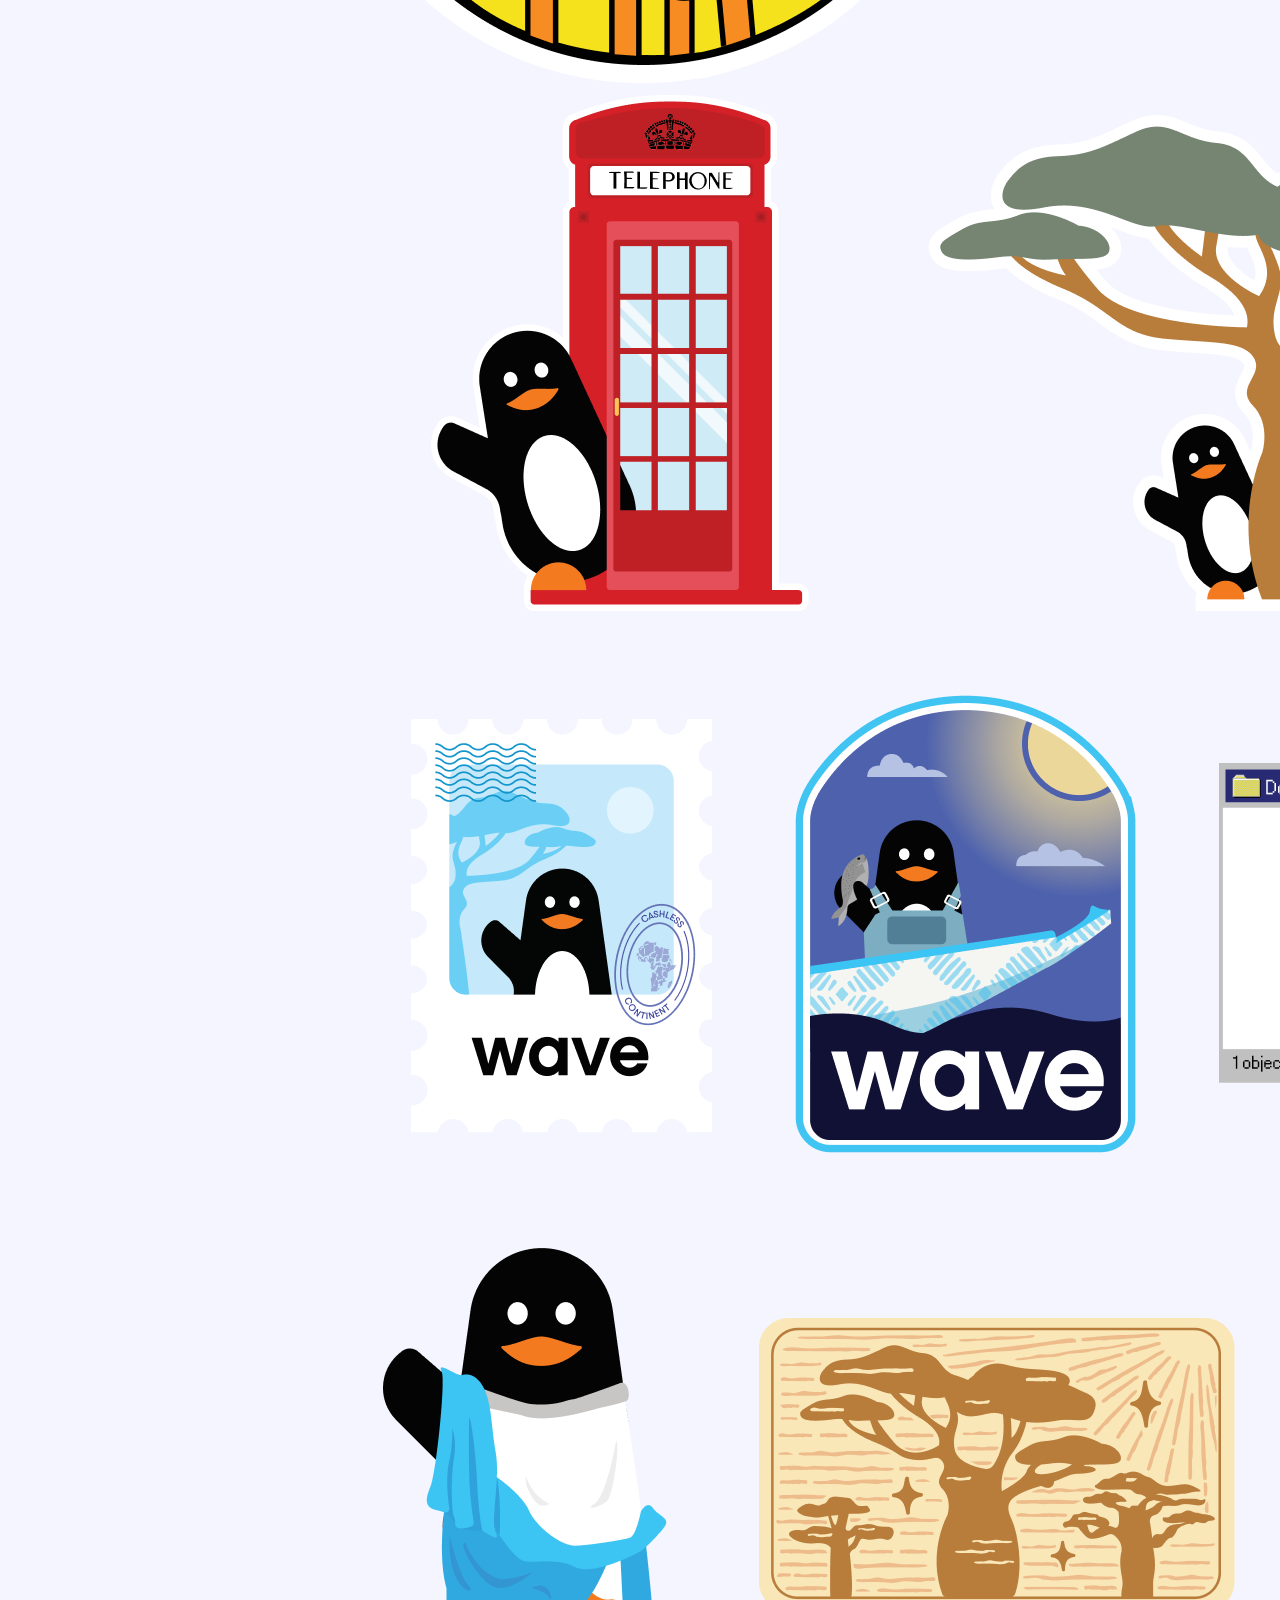
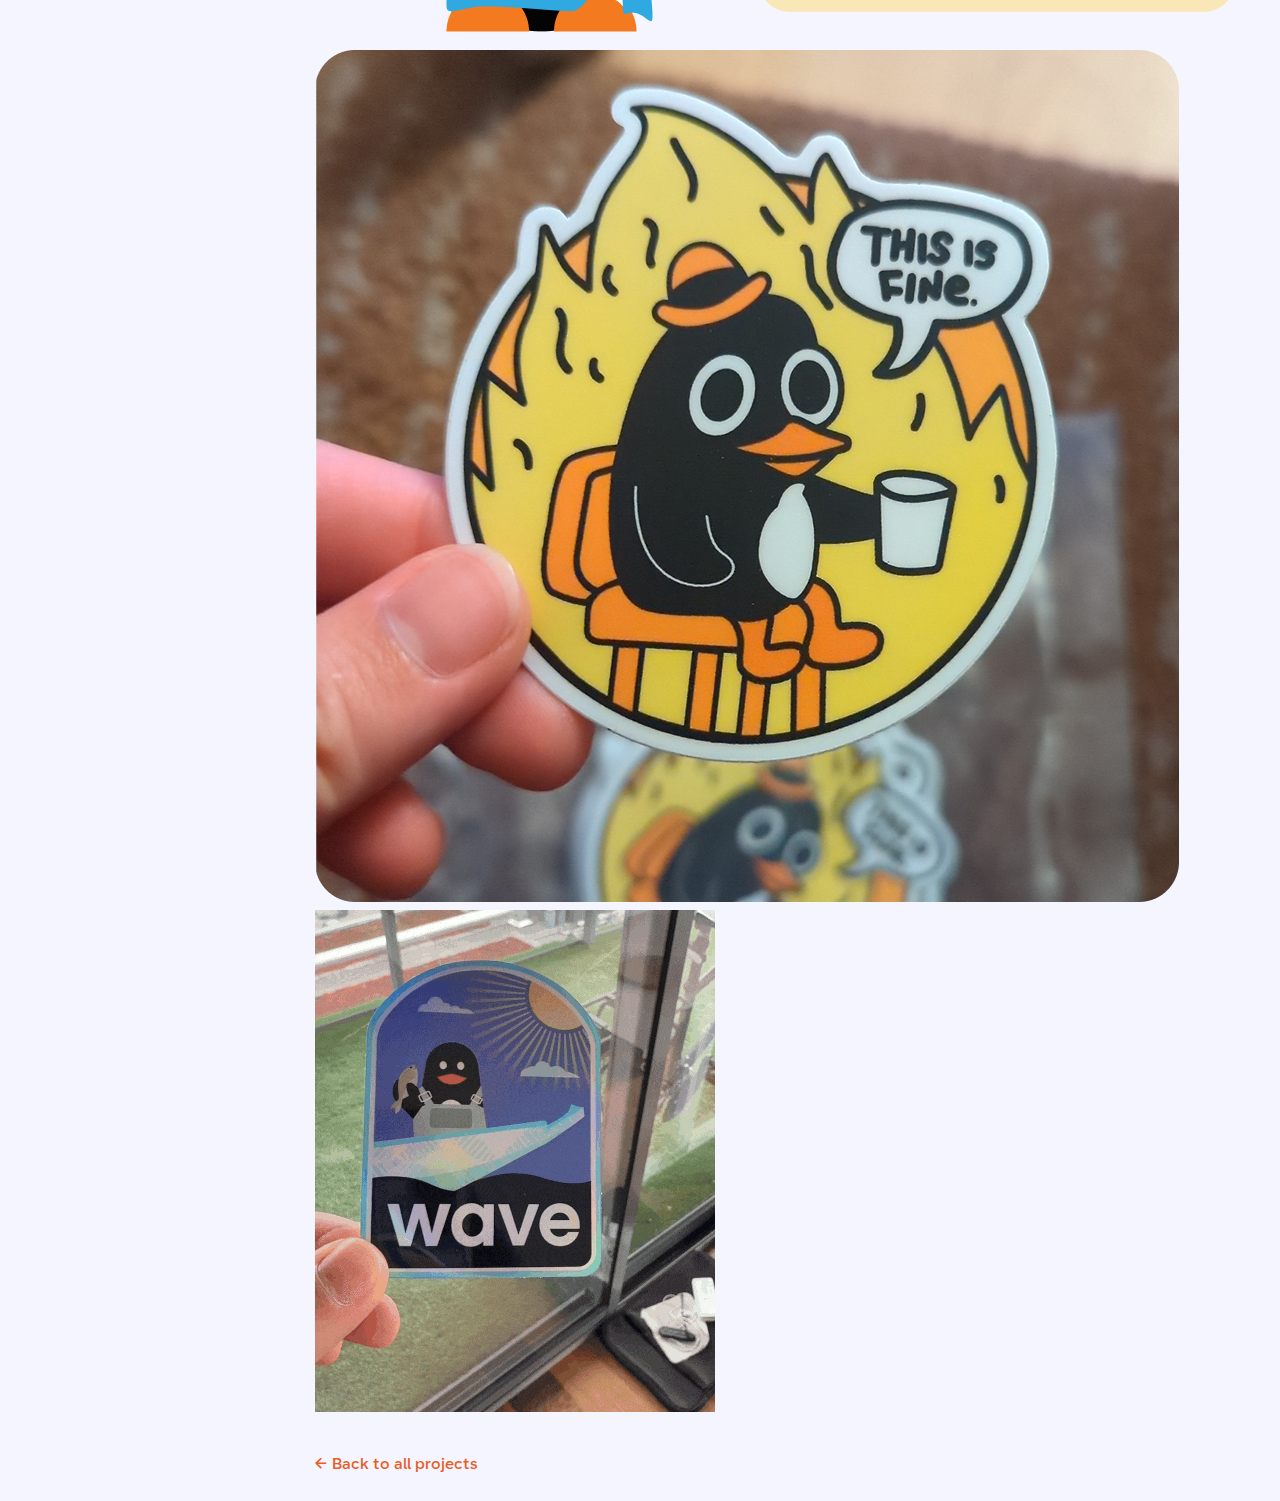
<file: wave-stickers/index.html>
<!DOCTYPE html>
<html lang="en">
<head>
    <meta charset="UTF-8">
    <meta name="viewport" content="width=device-width, initial-scale=1.0">
    <title>Wave Stickers - Ariel Chu</title>
    <link rel="icon" type="image/png" href="/favicon.png">
    <link rel="stylesheet" href="../styles.css?v=8">
</head>
<body>
    <header class="header">
        <a href="/" class="logo">
            <div class="avatar">
                <!-- Placeholder for avatar image -->
            </div>
            <span class="logo-text">Ariel Chu</span>
        </a>

        <!-- Desktop Navigation -->
        <nav class="nav-desktop">
            <a href="/" class="nav-link">work</a>
            <a href="/about/" class="nav-link">about</a>
        </nav>

        <!-- Mobile Menu Button -->
        <button class="menu-toggle" aria-label="Open menu">
            <span class="menu-icon"></span>
        </button>
    </header>

    <!-- Mobile Navigation Overlay -->
    <div class="nav-mobile">
        <button class="menu-close" aria-label="Close menu">&times;</button>
        <nav class="nav-mobile-links">
            <a href="/" class="nav-link-mobile">Work</a>
            <a href="/about/" class="nav-link-mobile">About</a>
        </nav>
    </div>

    <main class="main case-study-main">
        <article class="case-study">
            <!-- Hero Image -->
            <div class="case-study-hero full-width">
                <img src="../images/stickers-mock-1.png" alt="Wave stickers collection" class="hero-image">
            </div>

            <header class="case-study-header">
                <h1 class="case-study-title">Wave Stickers</h1>
                <p class="case-study-meta">
                    <span class="tag tag-purple">Fun</span>
                    <span class="tag">Illustration</span>
                </p>
            </header>

            <section class="case-study-section">
                <p>Wave's logo is a penguin. It doesn't have an official name, but unofficially I call it "Pengu."</p>

                <p>I've created different variations of the Wave pengu like baobab pengu, pirogue pengu, beta pengu (for the TestFlight Wave app), merchant pengu (which is the Merchant penguin logo), distributor pengu (penguin wearing a backwards hat and a t-shirt with a penguing on it – recursive penguin!), infra pengu, and more!</p>

                <p>I give these stickers to remote and in-country team members whenever I see them in person :)</p>

                <p>These stickers live fruitful lives as slack emojis too!</p>
            </section>

            <div class="sticker-row">
                <img src="../images/stickers-mock-2.png" alt="Wave sticker" class="sticker-single">
            </div>

            <div class="sticker-row">
                <img src="../images/stickers-mock-3.png" alt="Wave sticker" class="sticker-single">
            </div>

            <div class="sticker-row">
                <img src="../images/stickers-mock-4.png" alt="Wave sticker" class="sticker-single">
            </div>

            <div class="sticker-row">
                <img src="../images/stickers-mock-5.png" alt="Wave sticker" class="sticker-single">
            </div>

            <div class="sticker-row">
                <img src="../images/stickers-mock-6.png" alt="Wave sticker" class="sticker-single">
            </div>

            <div class="sticker-row">
                <img src="../images/stickers-mock-7.gif" alt="Wave sticker" class="sticker-single">
            </div>

            <a href="/" class="back-link">&larr; Back to all projects</a>
        </article>
    </main>

    <script src="../script.js"></script>
</body>
</html>
</file>
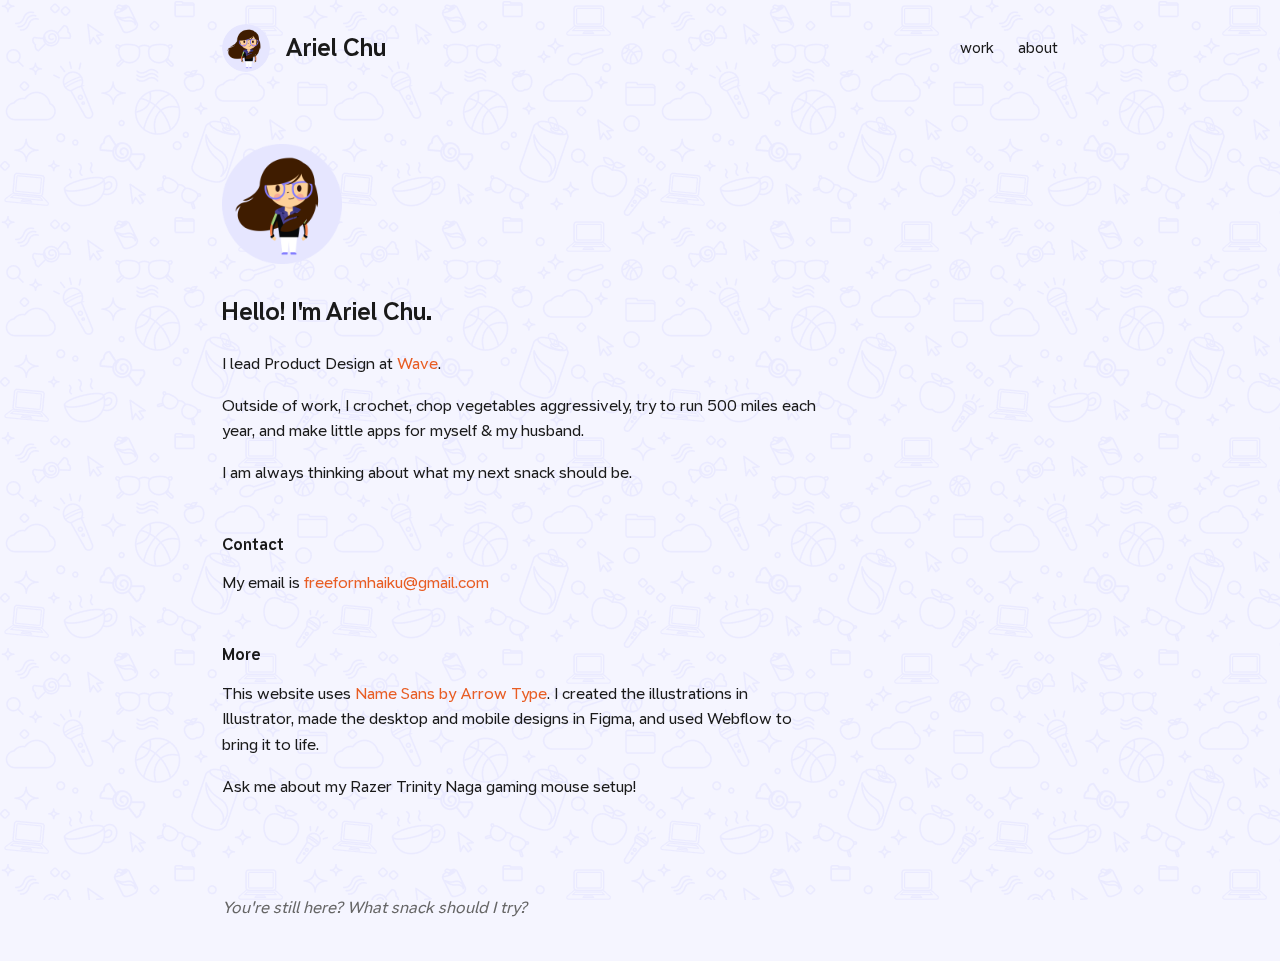
<file: about.html>
<!DOCTYPE html>
<html lang="en">
<head>
    <meta charset="UTF-8">
    <meta name="viewport" content="width=device-width, initial-scale=1.0">
    <title>About - Ariel Chu</title>
    <link rel="stylesheet" href="styles.css">
</head>
<body class="homepage">
    <header class="header">
        <a href="index.html" class="logo">
            <div class="avatar">
                <!-- Placeholder for avatar image -->
            </div>
            <span class="logo-text">Ariel Chu</span>
        </a>

        <!-- Desktop Navigation -->
        <nav class="nav-desktop">
            <a href="index.html" class="nav-link">work</a>
            <a href="about.html" class="nav-link">about</a>
        </nav>

        <!-- Mobile Menu Button -->
        <button class="menu-toggle" aria-label="Open menu">
            <span class="menu-icon"></span>
        </button>
    </header>

    <!-- Mobile Navigation Overlay -->
    <div class="nav-mobile">
        <button class="menu-close" aria-label="Close menu">&times;</button>
        <nav class="nav-mobile-links">
            <a href="index.html" class="nav-link-mobile">Work</a>
            <a href="about.html" class="nav-link-mobile">About</a>
        </nav>
    </div>

    <main class="main about-main">
        <section class="about-section">
            <!-- Placeholder for profile image -->
            <div class="about-image-placeholder"></div>

            <h1 class="about-greeting">Hello! I'm Ariel Chu.</h1>

            <div class="about-content">
                <p>I lead Product Design at <a href="https://www.wave.com" class="link" target="_blank" rel="noopener">Wave</a>.</p>

                <p>Outside of work, I crochet, chop vegetables aggressively, try to run 500 miles each year, and make little apps for myself & my husband.</p>

                <p>I am always thinking about what my next snack should be.</p>
            </div>

            <section id="contact" class="contact-section">
                <h2 class="section-title">Contact</h2>
                <p>My email is <a href="mailto:freeformhaiku@gmail.com" class="link">freeformhaiku@gmail.com</a></p>
            </section>

            <section class="more-section">
                <h2 class="section-title">More</h2>
                <p>This website uses <a href="https://www.futurefonts.xyz/arrowtype/name-sans" class="link" target="_blank" rel="noopener">Name Sans by Arrow Type</a>. I created the illustrations in Illustrator, made the desktop and mobile designs in Figma, and used Webflow to bring it to life.</p>

                <p>Ask me about my Razer Trinity Naga gaming mouse setup!</p>
            </section>

            <p class="about-footer">You're still here? What snack should I try?</p>
        </section>
    </main>

    <script src="script.js"></script>
</body>
</html>
</file>
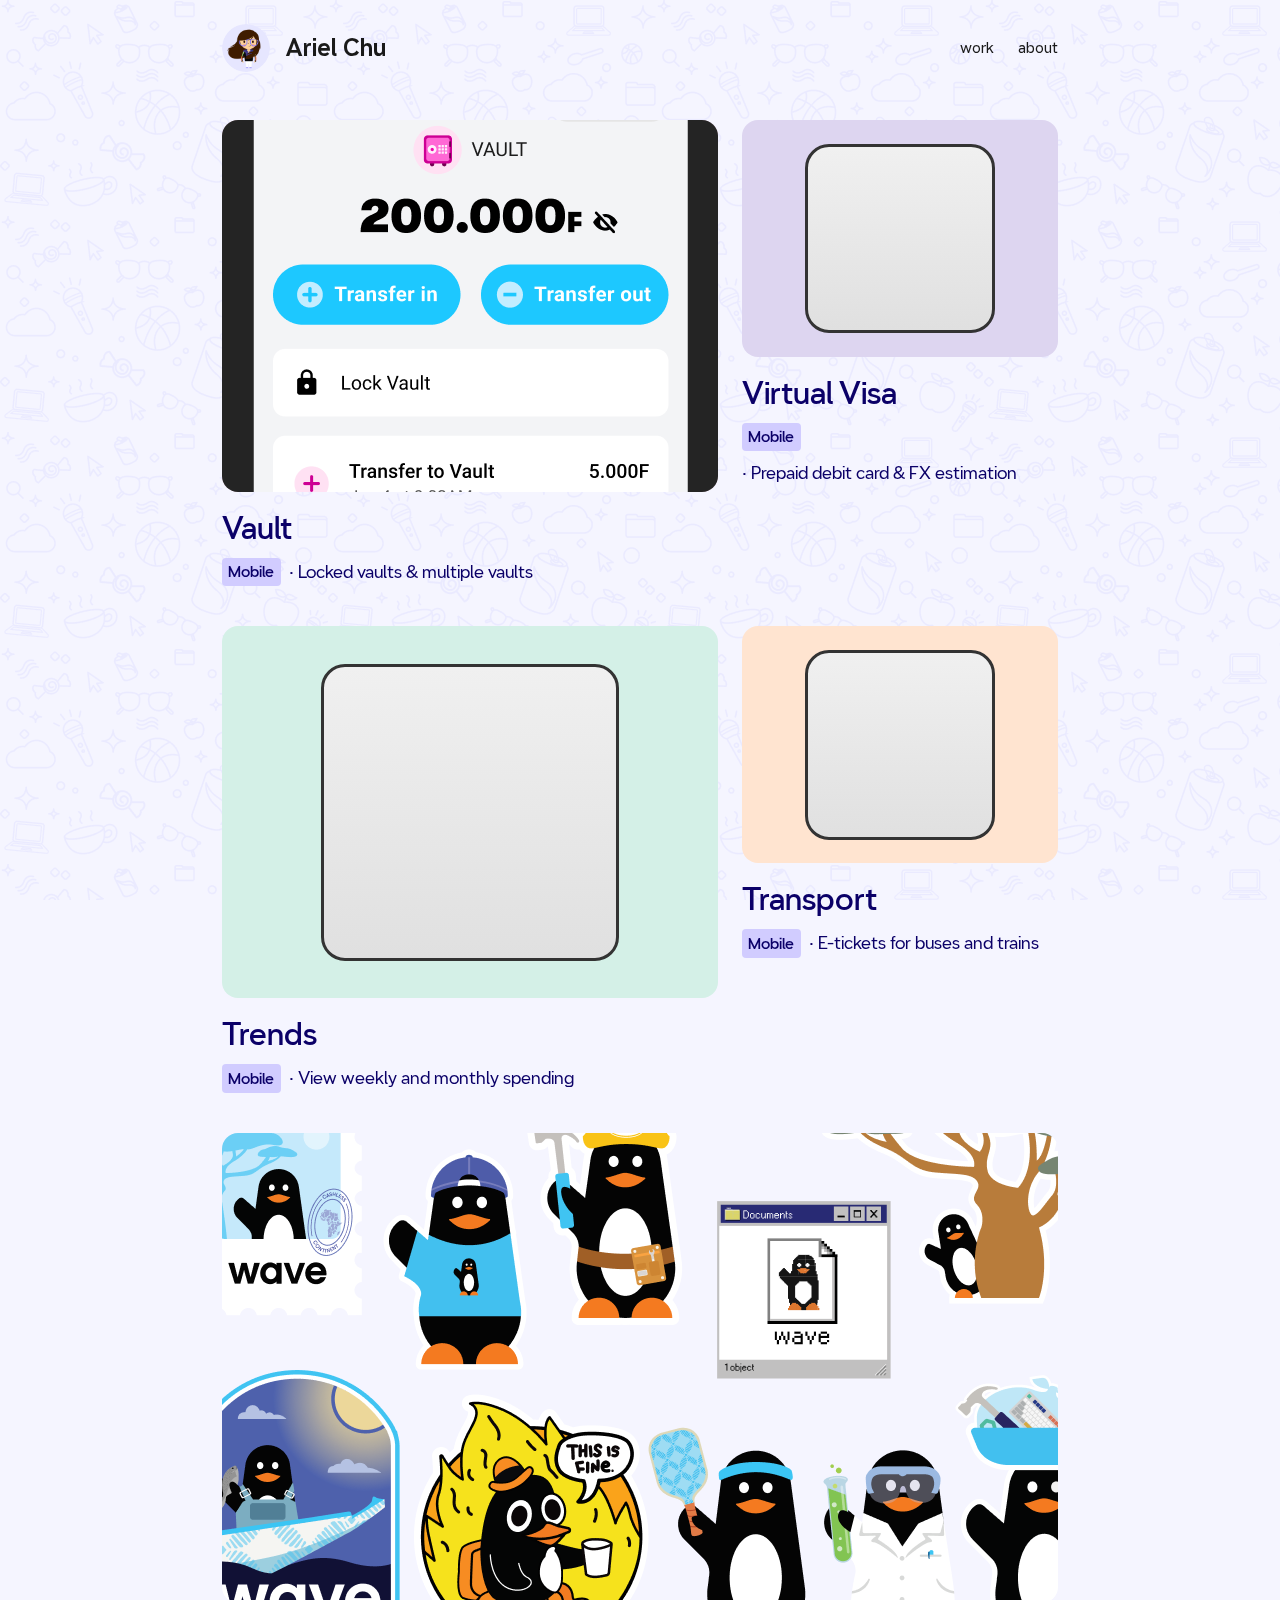
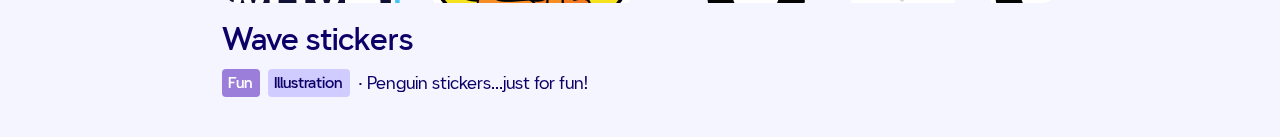
<file: index-full.html>
<!DOCTYPE html>
<html lang="en">
<head>
    <meta charset="UTF-8">
    <meta name="viewport" content="width=device-width, initial-scale=1.0">
    <title>Ariel Chu - Product Designer</title>
    <link rel="stylesheet" href="styles.css">
</head>
<body class="homepage">
    <header class="header">
        <a href="index.html" class="logo">
            <div class="avatar">
                <!-- Placeholder for avatar image -->
            </div>
            <span class="logo-text">Ariel Chu</span>
        </a>

        <!-- Desktop Navigation -->
        <nav class="nav-desktop">
            <a href="index.html" class="nav-link">work</a>
            <a href="about.html" class="nav-link">about</a>
        </nav>

        <!-- Mobile Menu Button -->
        <button class="menu-toggle" aria-label="Open menu">
            <span class="menu-icon"></span>
        </button>
    </header>

    <!-- Mobile Navigation Overlay -->
    <div class="nav-mobile">
        <button class="menu-close" aria-label="Close menu">&times;</button>
        <nav class="nav-mobile-links">
            <a href="index.html" class="nav-link-mobile">Work</a>
            <a href="about.html" class="nav-link-mobile">About</a>
        </nav>
    </div>

    <main class="main">
        <section class="projects-grid">
            <!-- Vault Project -->
            <a href="vault.html" class="project-card">
                <div class="project-image pink">
                    <img src="images/project-thumbnail-vault.png" alt="Vault app" class="project-thumbnail">
                </div>
                <h2 class="project-title">Vault</h2>
                <p class="project-meta">
                    <span class="tag">Mobile</span>
                    <span class="project-desc">Locked vaults & multiple vaults</span>
                </p>
            </a>

            <!-- Virtual Visa Project -->
            <a href="#" class="project-card">
                <div class="project-image purple">
                    <div class="placeholder-phone"></div>
                </div>
                <h2 class="project-title">Virtual Visa</h2>
                <p class="project-meta">
                    <span class="tag">Mobile</span>
                    <span class="project-desc">Prepaid debit card & FX estimation</span>
                </p>
            </a>

            <!-- Trends Project -->
            <a href="#" class="project-card">
                <div class="project-image mint">
                    <div class="placeholder-phone"></div>
                </div>
                <h2 class="project-title">Trends</h2>
                <p class="project-meta">
                    <span class="tag">Mobile</span>
                    <span class="project-desc">View weekly and monthly spending</span>
                </p>
            </a>

            <!-- Transport Project -->
            <a href="#" class="project-card">
                <div class="project-image peach">
                    <div class="placeholder-phone"></div>
                </div>
                <h2 class="project-title">Transport</h2>
                <p class="project-meta">
                    <span class="tag">Mobile</span>
                    <span class="project-desc">E-tickets for buses and trains</span>
                </p>
            </a>

            <!-- Wave Stickers Project -->
            <a href="wave-stickers.html" class="project-card project-card-wide">
                <div class="project-image light-blue stickers-image">
                    <img src="images/project-thumbnail-wave-stickers.png" alt="Wave stickers" class="project-thumbnail">
                </div>
                <h2 class="project-title">Wave stickers</h2>
                <p class="project-meta">
                    <span class="tag tag-purple">Fun</span>
                    <span class="tag">Illustration</span>
                    <span class="project-desc">Penguin stickers...just for fun!</span>
                </p>
            </a>
        </section>
    </main>

    <script src="script.js"></script>
</body>
</html>
</file>
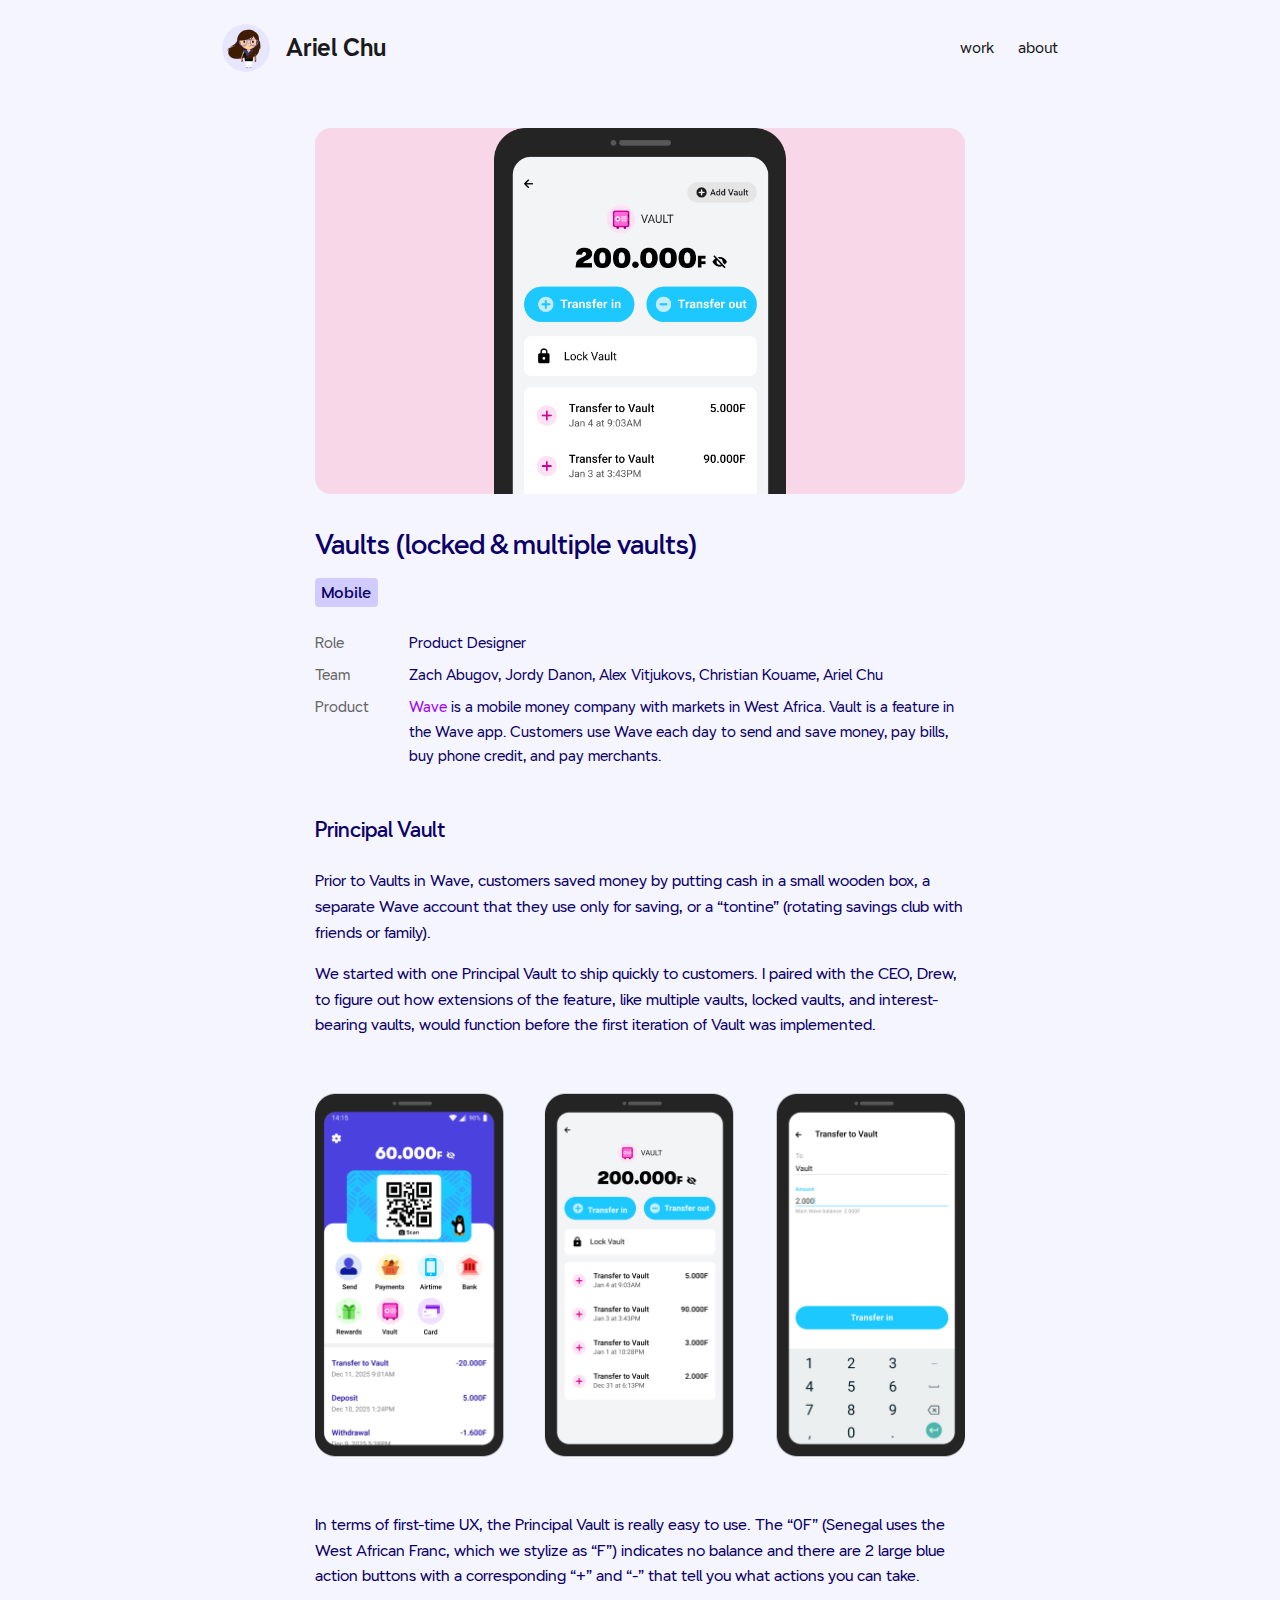
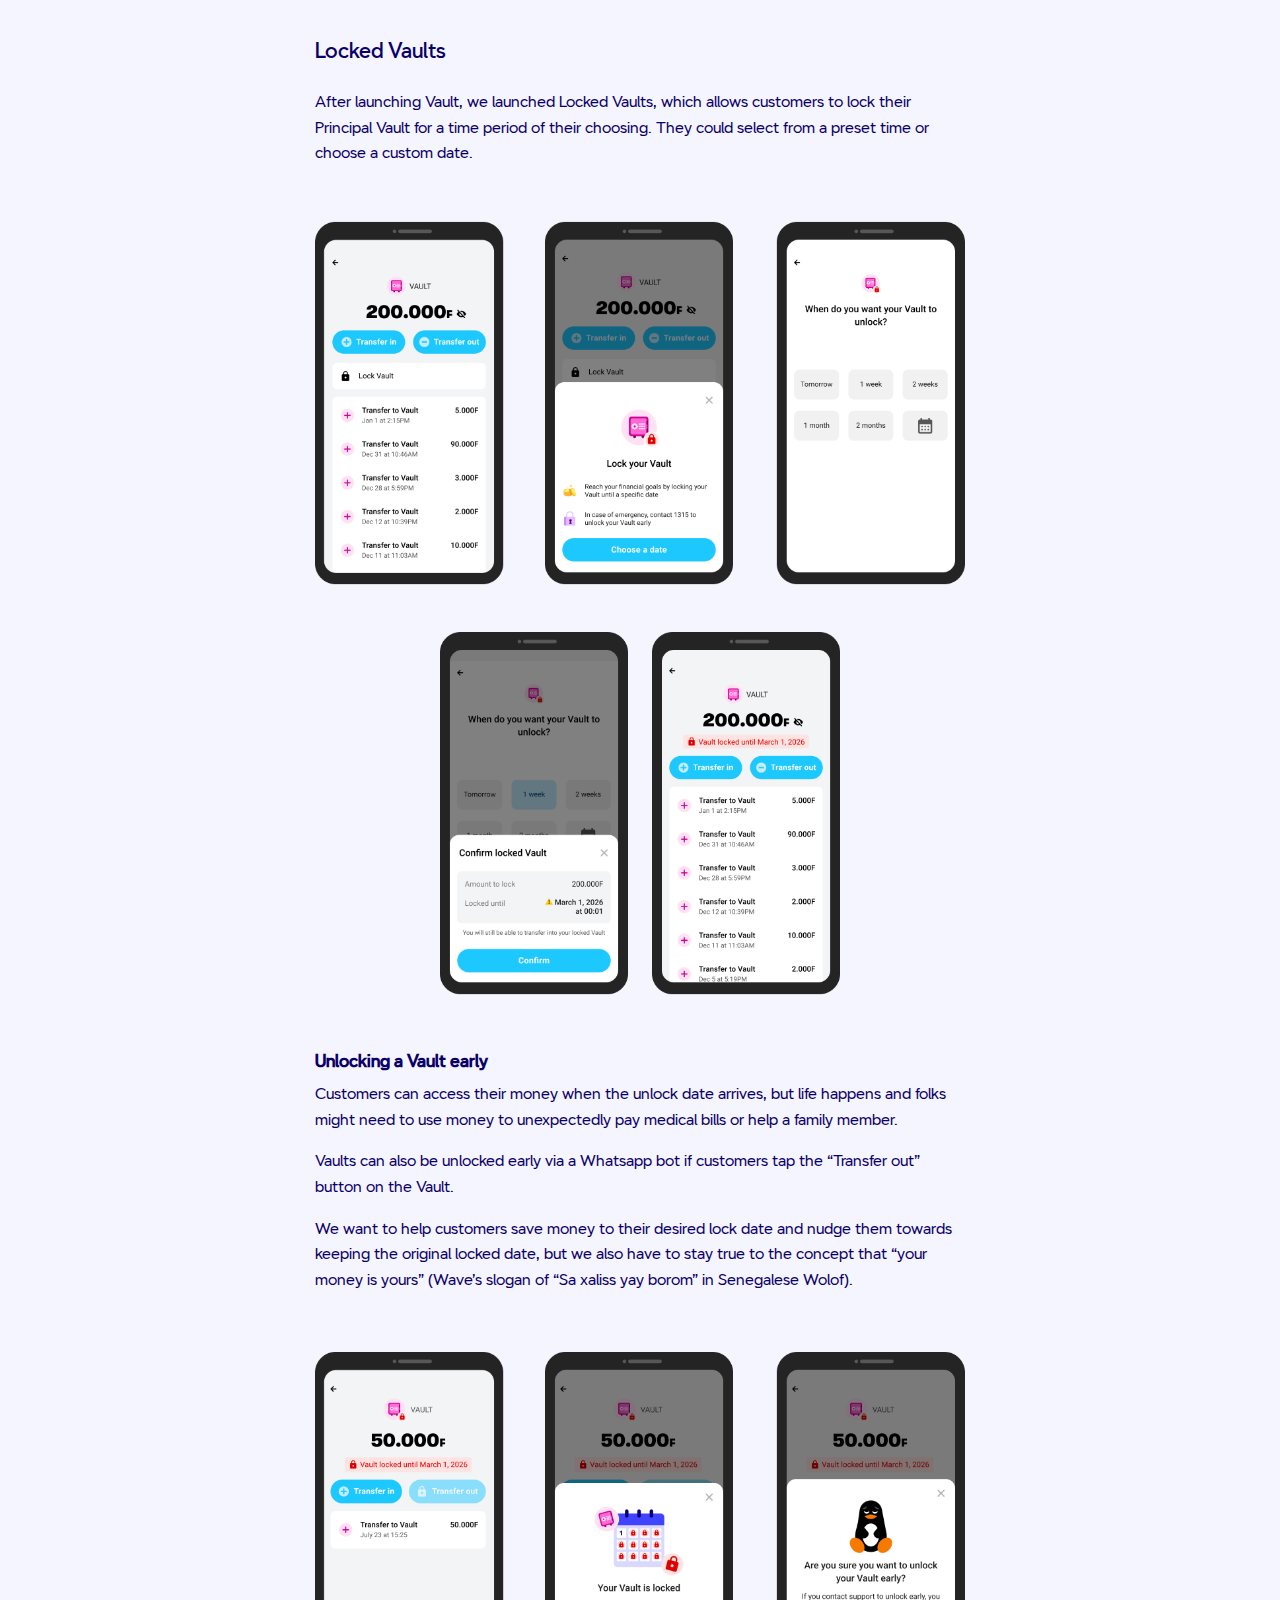
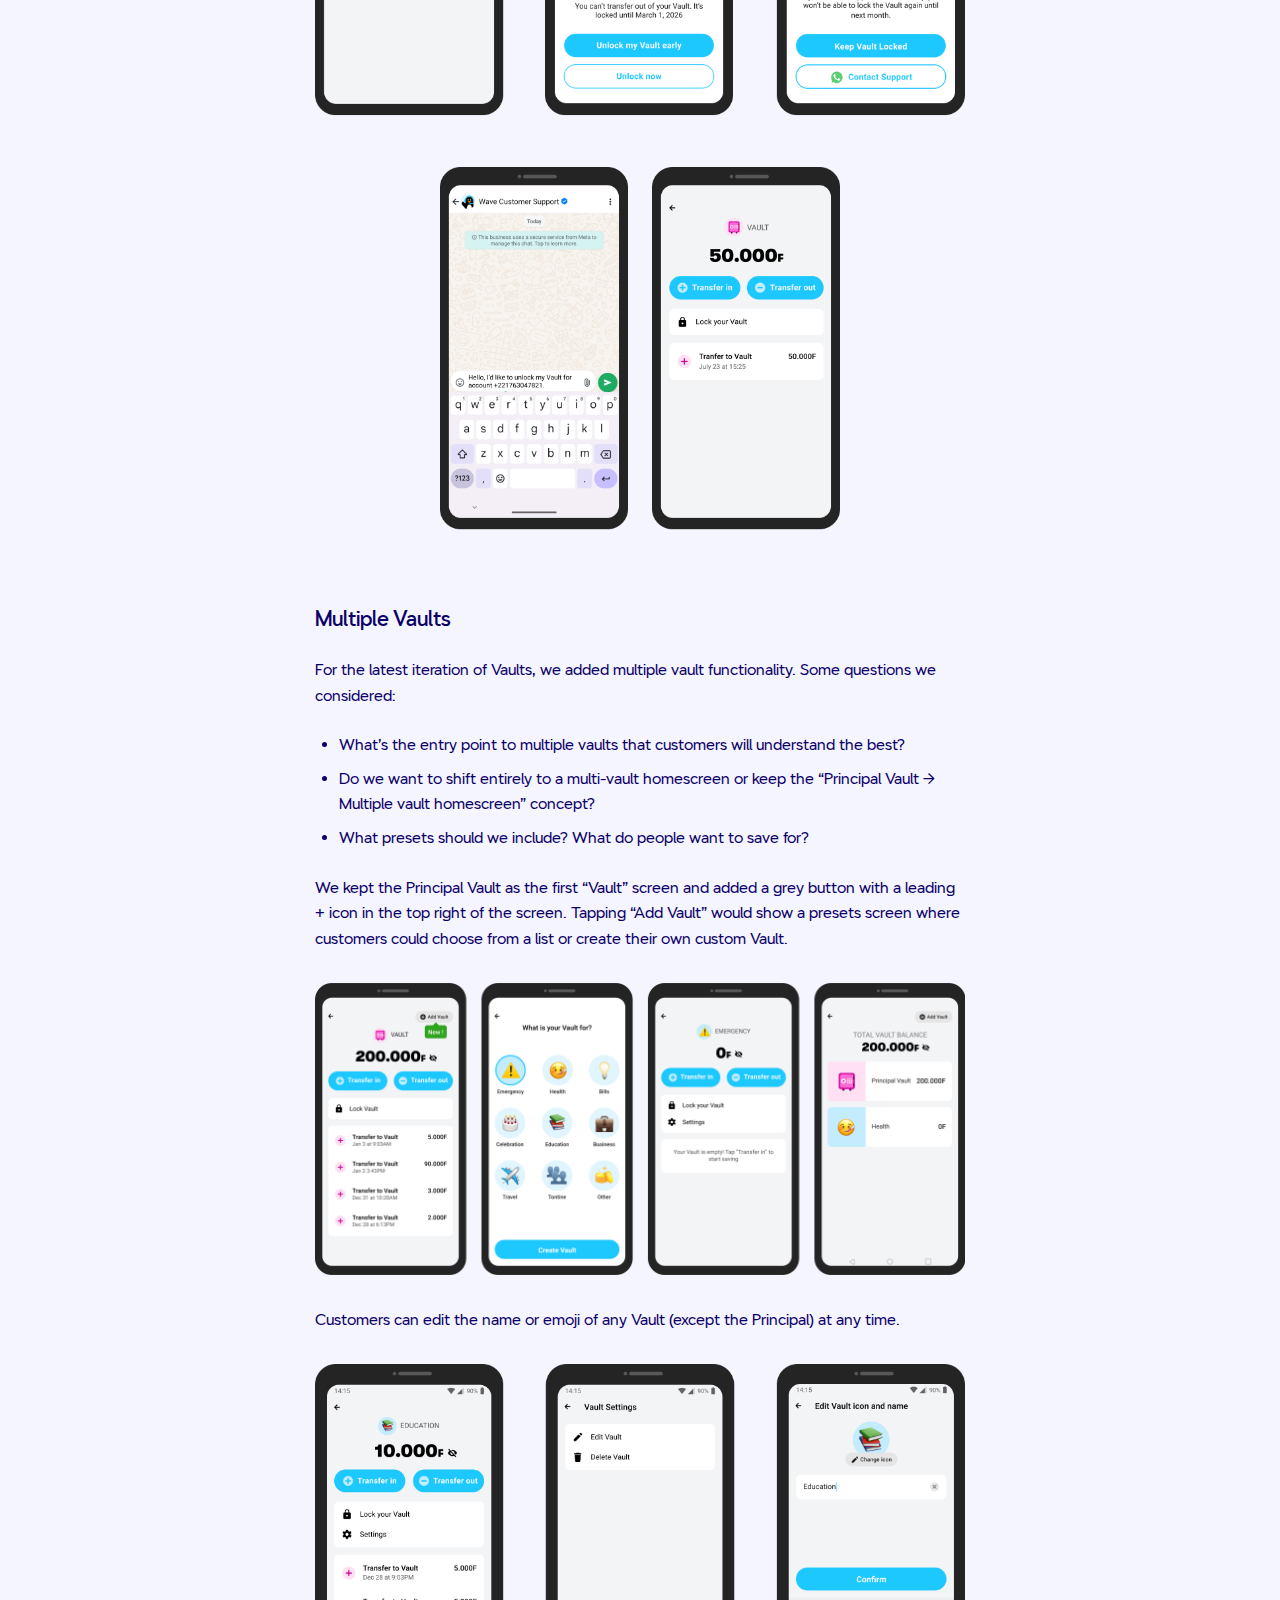
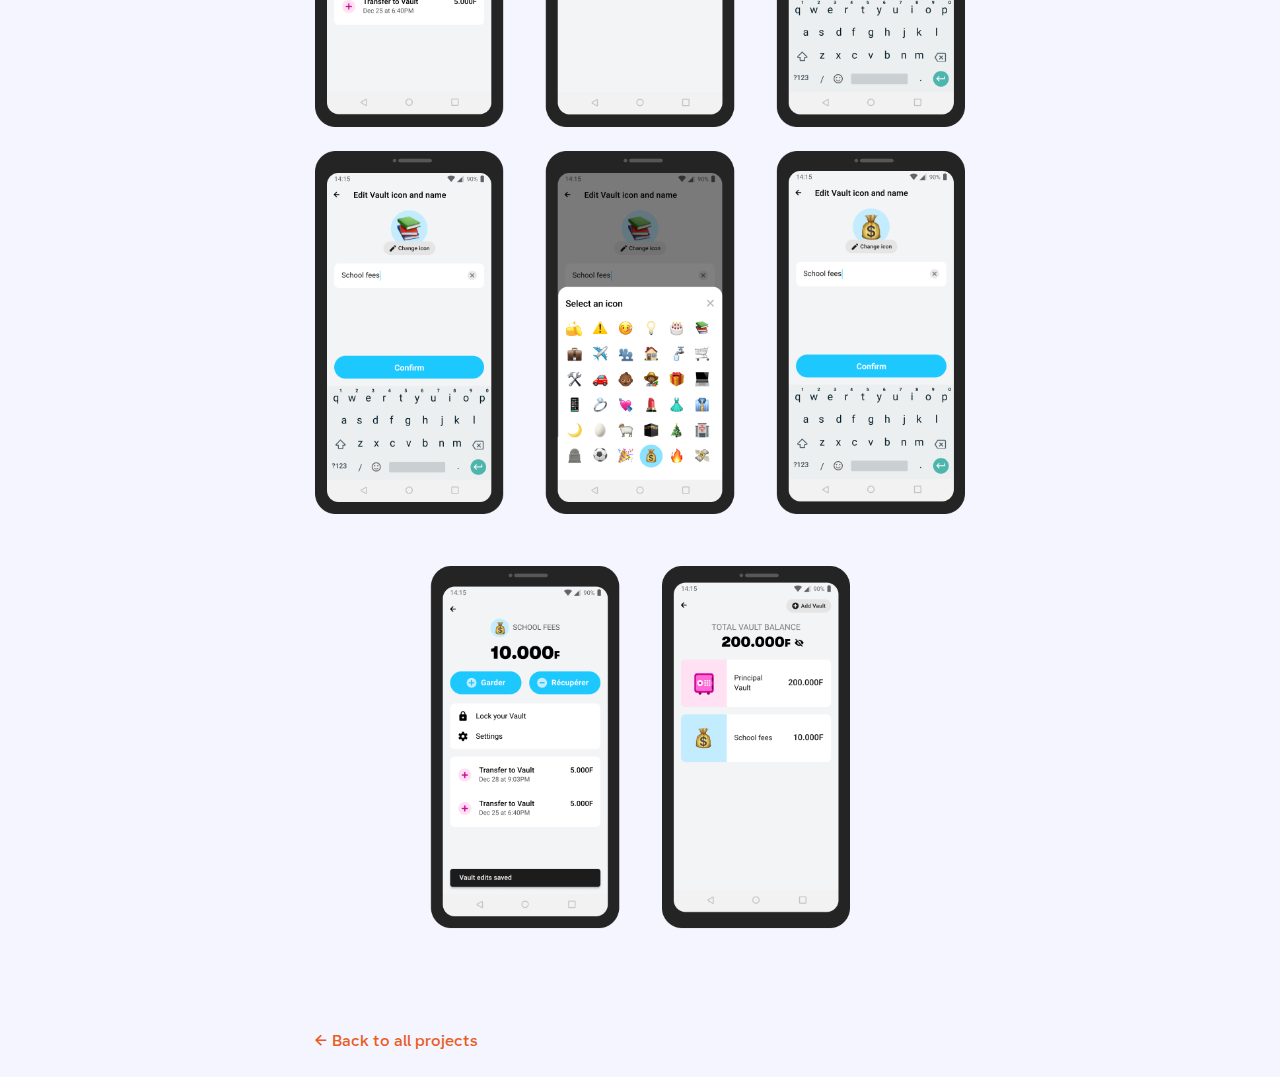
<file: vault.html>
<!DOCTYPE html>
<html lang="en">
<head>
    <meta charset="UTF-8">
    <meta name="viewport" content="width=device-width, initial-scale=1.0">
    <title>Vault Case Study - Ariel Chu</title>
    <link rel="stylesheet" href="styles.css">
</head>
<body>
    <header class="header">
        <a href="index.html" class="logo">
            <div class="avatar">
                <!-- Placeholder for avatar image -->
            </div>
            <span class="logo-text">Ariel Chu</span>
        </a>

        <!-- Desktop Navigation -->
        <nav class="nav-desktop">
            <a href="index.html" class="nav-link">work</a>
            <a href="about.html" class="nav-link">about</a>
        </nav>

        <!-- Mobile Menu Button -->
        <button class="menu-toggle" aria-label="Open menu">
            <span class="menu-icon"></span>
        </button>
    </header>

    <!-- Mobile Navigation Overlay -->
    <div class="nav-mobile">
        <button class="menu-close" aria-label="Close menu">&times;</button>
        <nav class="nav-mobile-links">
            <a href="index.html" class="nav-link-mobile">Work</a>
            <a href="about.html" class="nav-link-mobile">About</a>
        </nav>
    </div>

    <main class="main case-study-main">
        <article class="case-study">
            <!-- Hero Image -->
            <div class="case-study-hero pink">
                <img src="images/project-thumbnail-vault.png" alt="Vault app mockups" class="hero-image">
            </div>

            <header class="case-study-header">
                <h1 class="case-study-title">Vaults (locked & multiple vaults)</h1>
                <p class="case-study-meta">
                    <span class="tag">Mobile</span>
                </p>

                <div class="case-study-info">
                    <div class="info-row">
                        <span class="info-label">Role</span>
                        <span class="info-value">Product Designer</span>
                    </div>
                    <div class="info-row">
                        <span class="info-label">Team</span>
                        <span class="info-value">Zach Abugov, Jordy Danon, Alex Vitjukovs, Christian Kouame, Ariel Chu</span>
                    </div>
                    <div class="info-row">
                        <span class="info-label">Product</span>
                        <span class="info-value"><a href="https://www.wave.com" class="link-purple" target="_blank" rel="noopener">Wave</a> is a mobile money company with markets in West Africa. Vault is a feature in the Wave app. Customers use Wave each day to send and save money, pay bills, buy phone credit, and pay merchants. </span>
                    </div>
                </div>
            </header>

            <section class="case-study-section">
                <h2>Principal Vault</h2>
                <p>Prior to Vaults in Wave, customers saved money by putting cash in a small wooden box, a separate Wave account that they use only for saving, or a “tontine” (rotating savings club with friends or family). </p>
                <p> We started with one Principal Vault to ship quickly to customers. I paired with the CEO, Drew, to figure out how extensions of the feature, like multiple vaults, locked vaults, and interest-bearing vaults, would function before the first iteration of Vault was implemented.</p>

                <div class="case-study-image-group">
                    <img src="images/vault-mock-1.png" alt="Principal Vault screen" class="case-study-image">
                </div>

                <p>In terms of first-time UX, the Principal Vault is really easy to use. The “0F” (Senegal uses the West African Franc, which we stylize as “F”) indicates no balance and there are 2 large blue action buttons with a corresponding “+” and “-” that tell you what actions you can take.</p>

            </section>

            <section class="case-study-section">
                <h2>Locked Vaults</h2>
                <p>After launching Vault, we launched Locked Vaults, which allows customers to lock their Principal Vault for a time period of their choosing. They could select from a preset time or choose a custom date.</p>

                <div class="case-study-image-group">
                    <img src="images/vault-mock-2.png" alt="Locked Vault screen" class="case-study-image">
                    <img src="images/vault-mock-3.png" alt="Locked Vault details" class="case-study-image">
                </div>

                <h3>Unlocking a Vault early</h3>
                <p>Customers can access their money when the unlock date arrives, but life happens and folks might need to use money to unexpectedly pay medical bills or help a family member. </p>

                <p>Vaults can also be unlocked early via a Whatsapp bot if customers tap the “Transfer out” button on the Vault. </p>

                <p>We want to help customers save money to their desired lock date and nudge them towards keeping the original locked date, but we also have to stay true to the concept that “your money is yours” (Wave’s slogan of “Sa xaliss yay borom” in Senegalese Wolof). </p>

                <div class="case-study-image-group">
                    <img src="images/vault-mock-4.png" alt="Unlocking Vault early screen" class="case-study-image">
                    <img src="images/vault-mock-5.png" alt="Unlocking Vault confirmation" class="case-study-image">
                </div>

            </section>

            <section class="case-study-section">
                <h2>Multiple Vaults</h2>
                <p>For the latest iteration of Vaults, we added multiple vault functionality. Some questions we considered:</p>

                <ul class="case-study-list">
                    <li>What’s the entry point to multiple vaults that customers will understand the best?</li>
                    <li>Do we want to shift entirely to a multi-vault homescreen or keep the “Principal Vault --> Multiple vault homescreen” concept? </li>
                    <li>What presets should we include? What do people want to save for?</li>
                </ul>

                <p>We kept the Principal Vault as the first “Vault” screen and added a grey button with a leading + icon in the top right of the screen. Tapping “Add Vault” would show a presets screen where customers could choose from a list or create their own custom Vault.</p>
                
                <div class="case-study-image-group">
                    <img src="images/vault-mock-6.png" alt="Multiple Vaults screen" class="case-study-image">
                </div>

                <p>Customers can edit the name or emoji of any Vault (except the Principal) at any time.</p>

                <div class="case-study-image-group">
                    <img src="images/vault-mock-7.png" alt="Multiple Vaults screen" class="case-study-image">
                    <img src="images/vault-mock-8.png" alt="Multiple Vaults screen" class="case-study-image">
                </div>

                <div class="case-study-image-group">
                    <img src="images/vault-mock-9.png" alt="Multiple Vaults screen" class="case-study-image">
                </div>

            </section>

            <a href="index.html" class="back-link">&larr; Back to all projects</a>
        </article>
    </main>

    <script src="script.js"></script>
</body>
</html>
</file>
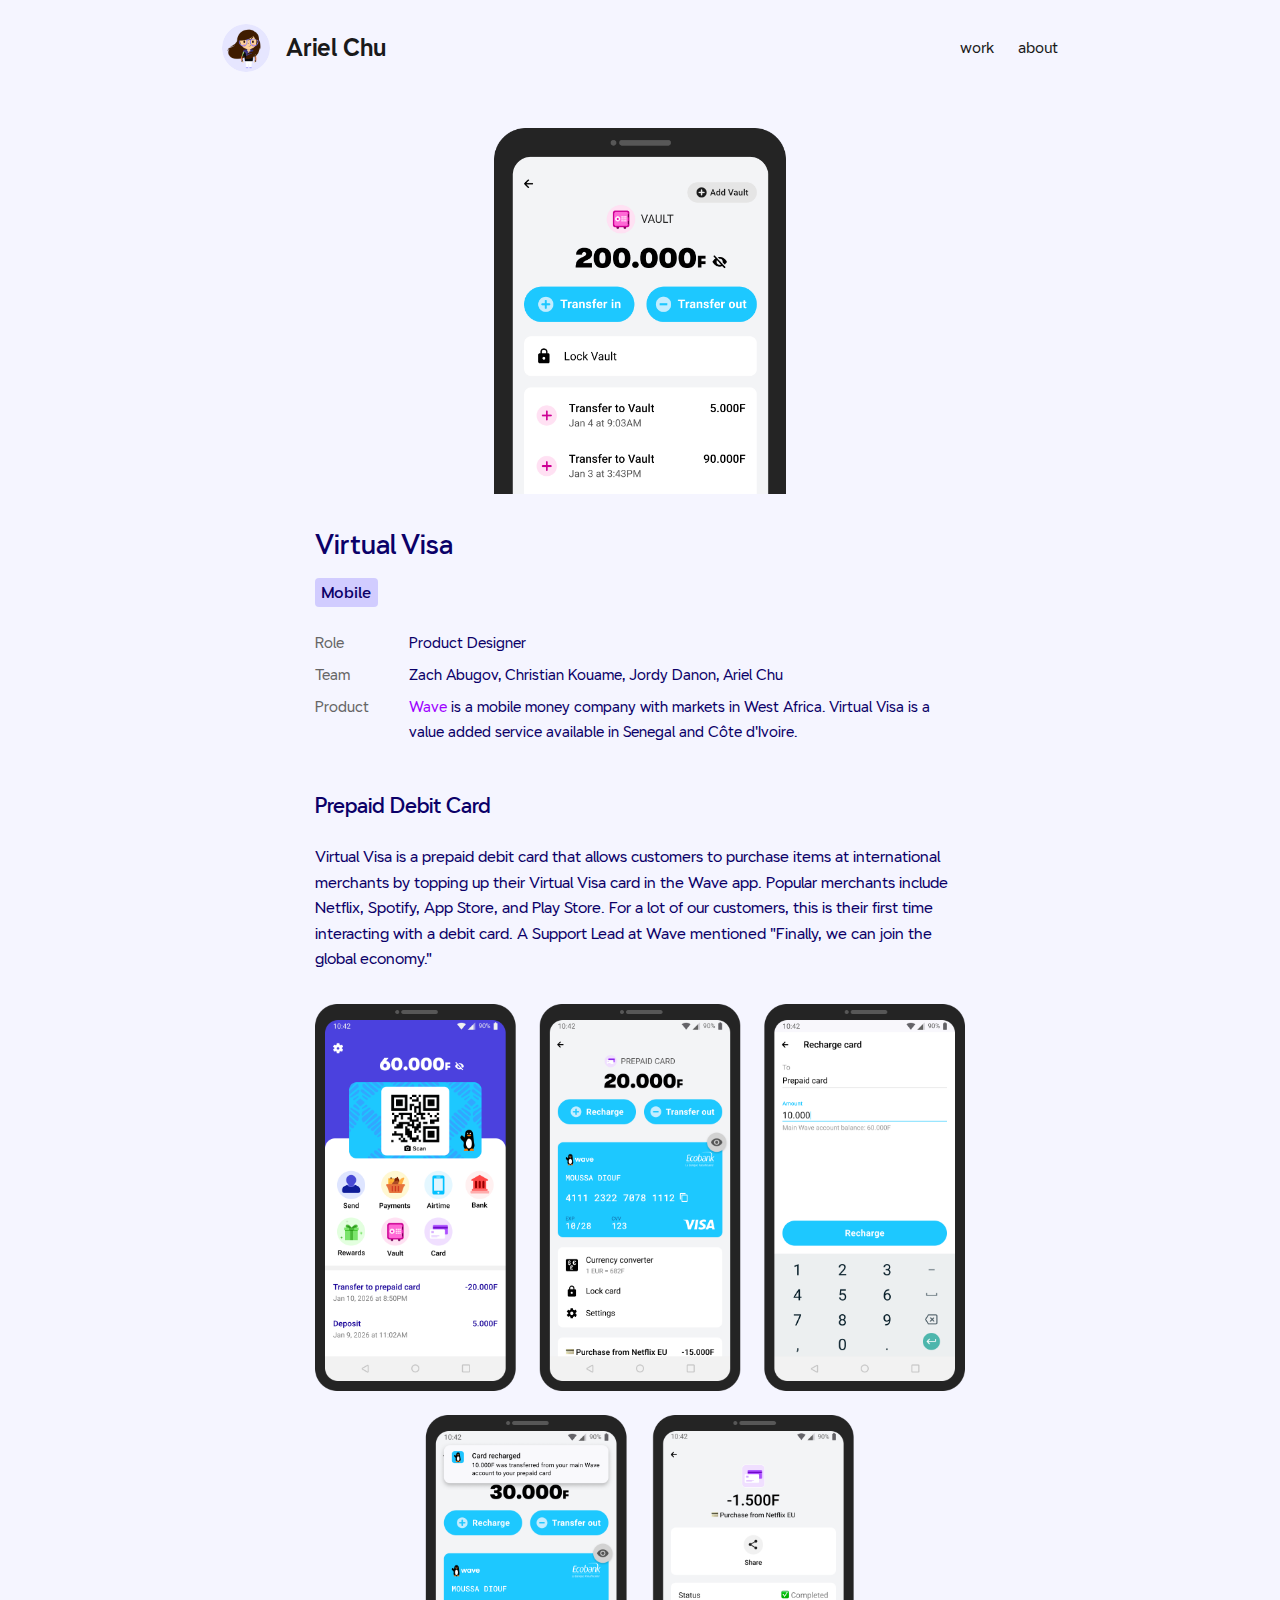
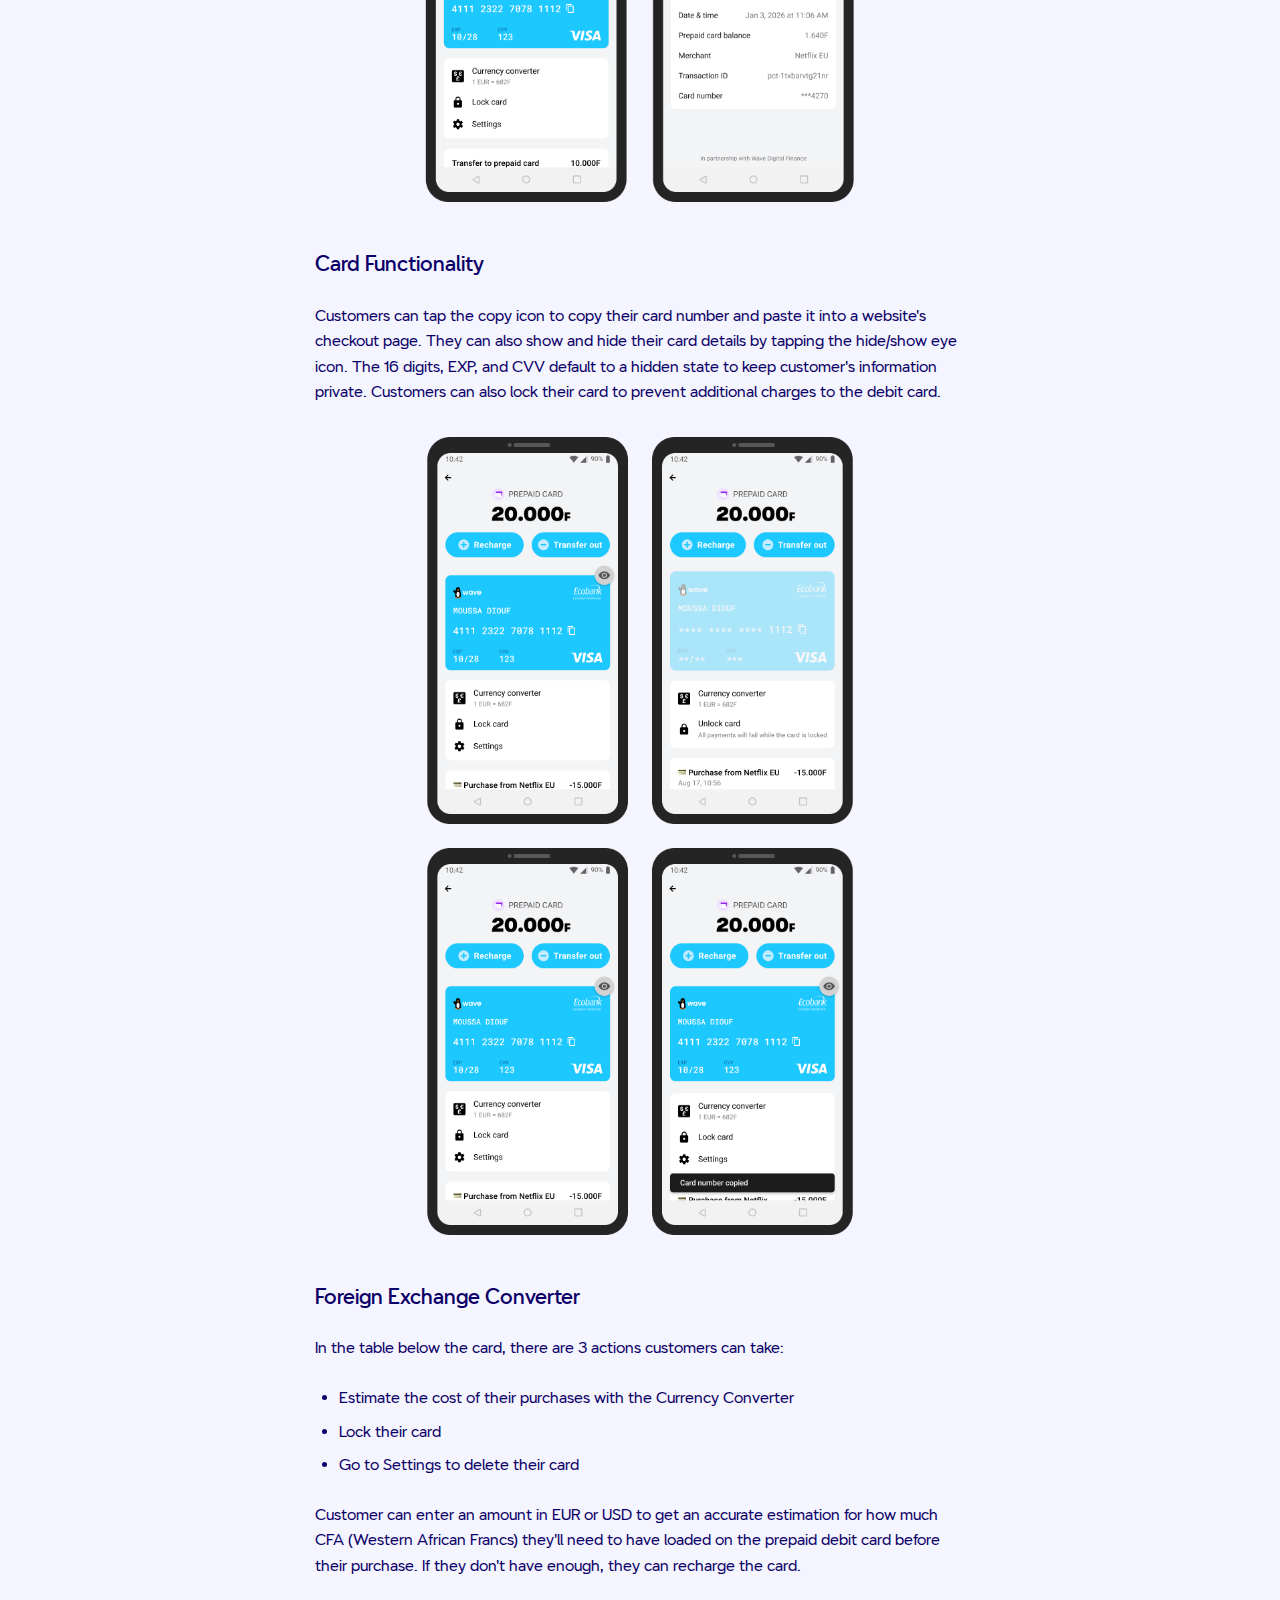
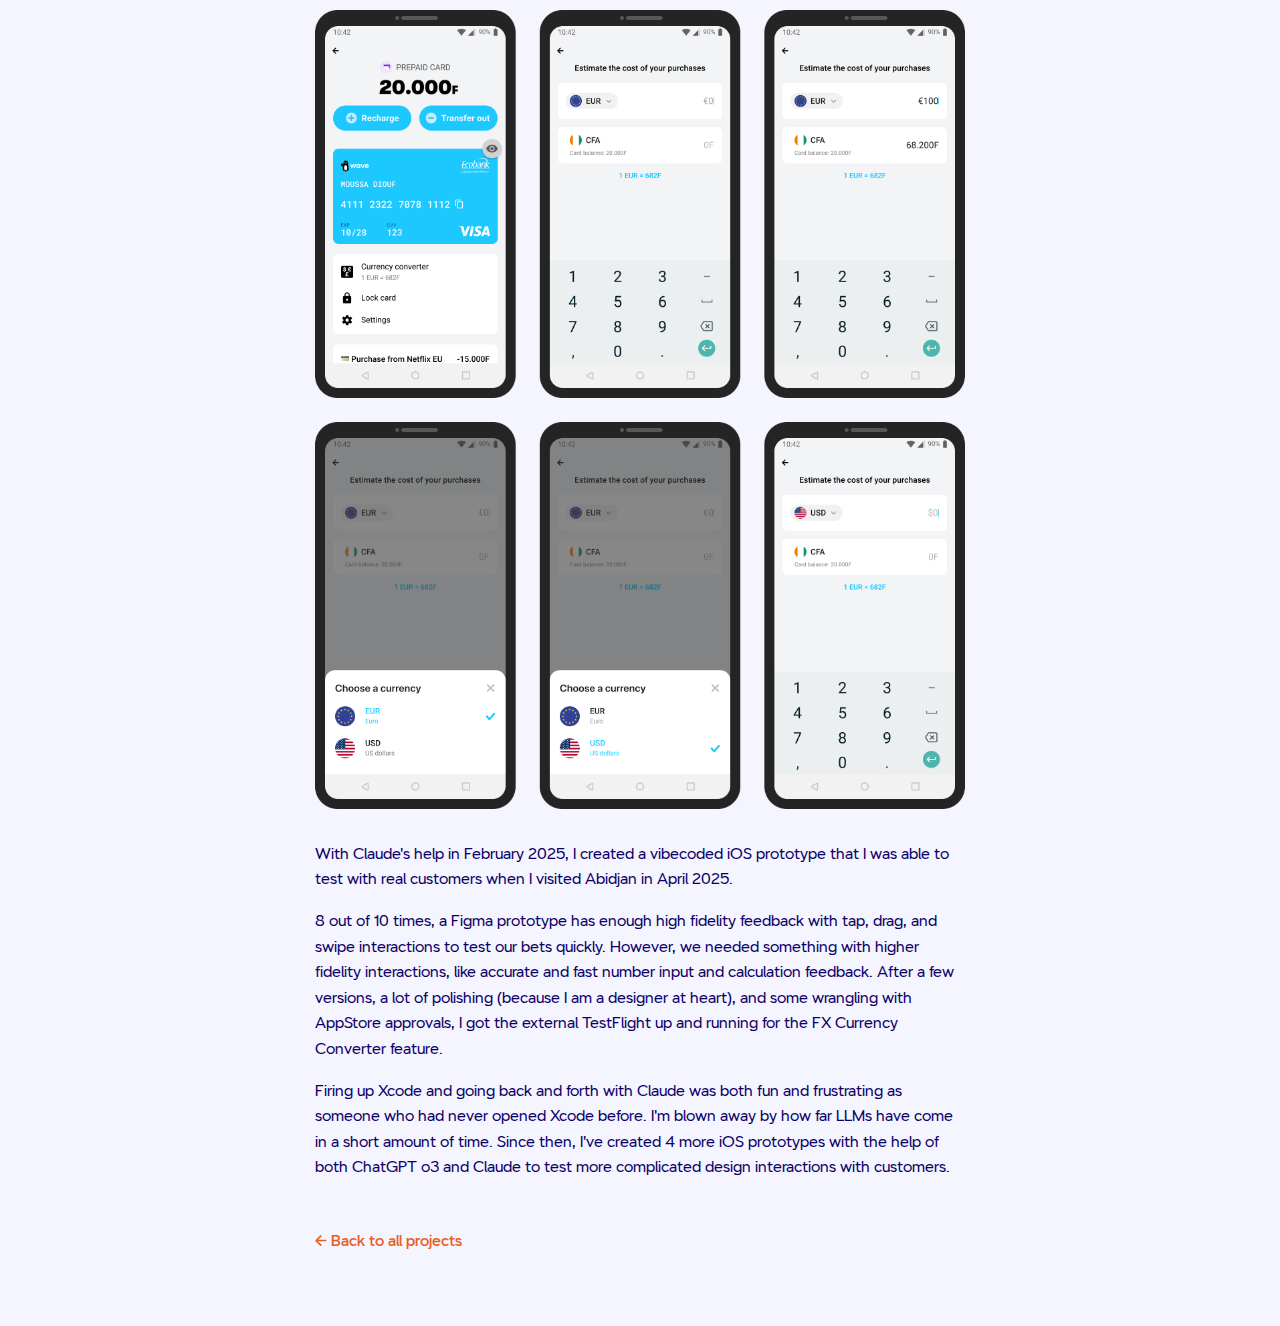
<file: virtual-visa.html>
<!DOCTYPE html>
<html lang="en">
<head>
    <meta charset="UTF-8">
    <meta name="viewport" content="width=device-width, initial-scale=1.0">
    <title>Virtual Visa Case Study - Ariel Chu</title>
    <link rel="stylesheet" href="styles.css">
</head>
<body>
    <header class="header">
        <a href="index.html" class="logo">
            <div class="avatar">
                <!-- Placeholder for avatar image -->
            </div>
            <span class="logo-text">Ariel Chu</span>
        </a>

        <!-- Desktop Navigation -->
        <nav class="nav-desktop">
            <a href="index.html" class="nav-link">work</a>
            <a href="about.html" class="nav-link">about</a>
        </nav>

        <!-- Mobile Menu Button -->
        <button class="menu-toggle" aria-label="Open menu">
            <span class="menu-icon"></span>
        </button>
    </header>

    <!-- Mobile Navigation Overlay -->
    <div class="nav-mobile">
        <button class="menu-close" aria-label="Close menu">&times;</button>
        <nav class="nav-mobile-links">
            <a href="index.html" class="nav-link-mobile">Work</a>
            <a href="about.html" class="nav-link-mobile">About</a>
        </nav>
    </div>

    <main class="main case-study-main">
        <article class="case-study">
            <!-- Hero Image -->
            <div class="case-study-hero lavender">
                <img src="images/project-thumbnail-vault.png" alt="Virtual Visa app mockups" class="hero-image">
            </div>

            <header class="case-study-header">
                <h1 class="case-study-title">Virtual Visa</h1>
                <p class="case-study-meta">
                    <span class="tag">Mobile</span>
                </p>

                <div class="case-study-info">
                    <div class="info-row">
                        <span class="info-label">Role</span>
                        <span class="info-value">Product Designer</span>
                    </div>
                    <div class="info-row">
                        <span class="info-label">Team</span>
                        <span class="info-value">Zach Abugov, Christian Kouame, Jordy Danon, Ariel Chu</span>
                    </div>
                    <div class="info-row">
                        <span class="info-label">Product</span>
                        <span class="info-value"><a href="https://www.wave.com" class="link-purple" target="_blank" rel="noopener">Wave</a> is a mobile money company with markets in West Africa. Virtual Visa is a value added service available in Senegal and Côte d'Ivoire.</span>
                    </div>
                </div>
            </header>

            <section class="case-study-section">
                <h2>Prepaid Debit Card</h2>
                <p>Virtual Visa is a prepaid debit card that allows customers to purchase items at international merchants by topping up their Virtual Visa card in the Wave app. Popular merchants include Netflix, Spotify, App Store, and Play Store. For a lot of our customers, this is their first time interacting with a debit card. A Support Lead at Wave mentioned "Finally, we can join the global economy."</p>

                <div class="case-study-image-group">
                    <img src="images/vv-mock-1.png" alt="Virtual Visa screen" class="case-study-image">
                    <img src="images/vv-mock-2.png" alt="Virtual Visa screen" class="case-study-image">
                </div>

            </section>

            <section class="case-study-section">
                <h2>Card Functionality</h2>
                <p>Customers can tap the copy icon to copy their card number and paste it into a website's checkout page. They can also show and hide their card details by tapping the hide/show eye icon. The 16 digits, EXP, and CVV default to a hidden state to keep customer's information private. Customers can also lock their card to prevent additional charges to the debit card.</p>

                <div class="case-study-image-group">
                    <img src="images/vv-mock-3.png" alt="Virtual Visa screen" class="case-study-image">
                    <img src="images/vv-mock-4.png" alt="Virtual Visa screen" class="case-study-image">
                </div>

            </section>

            </section>

            <section class="case-study-section">
            <h2>Foreign Exchange Converter</h2>
            <p>In the table below the card, there are 3 actions customers can take:</p>    
            
            <ul class="case-study-list">
                <li>Estimate the cost of their purchases with the Currency Converter</li>
                <li>Lock their card</li>
                <li>Go to Settings to delete their card</li>
           </ul>
           <p>Customer can enter an amount in EUR or USD to get an accurate estimation for how much CFA (Western African Francs) they'll need to have loaded on the prepaid debit card before their purchase. If they don't have enough, they can recharge the card.</p>
            
             <div class="case-study-image-group">
                    <img src="images/vv-mock-5.png" alt="Virtual Visa screen" class="case-study-image">
                    <img src="images/vv-mock-6.png" alt="Virtual Visa screen" class="case-study-image">
                </div>

            <p>With Claude's help in February 2025, I created a vibecoded iOS prototype that I was able to test with real customers when I visited Abidjan in April 2025.</p>

            <p>8 out of 10 times, a Figma prototype has enough high fidelity feedback with tap, drag, and swipe interactions to test our bets quickly. However, we needed something with higher fidelity interactions, like accurate and fast number input and calculation feedback. After a few versions, a lot of polishing (because I am a designer at heart), and some wrangling with AppStore approvals, I got the external TestFlight up and running for the FX Currency Converter feature.</p>
           
            <p>Firing up Xcode and going back and forth with Claude was both fun and frustrating as someone who had never opened Xcode before. I'm blown away by how far LLMs have come in a short amount of time. Since then, I've created 4 more iOS prototypes with the help of both ChatGPT o3 and Claude to test more complicated design interactions with customers.</p>


            <a href="index.html" class="back-link">&larr; Back to all projects</a>
        </article>
    </main>

    <script src="script.js"></script>
</body>
</html>
</file>
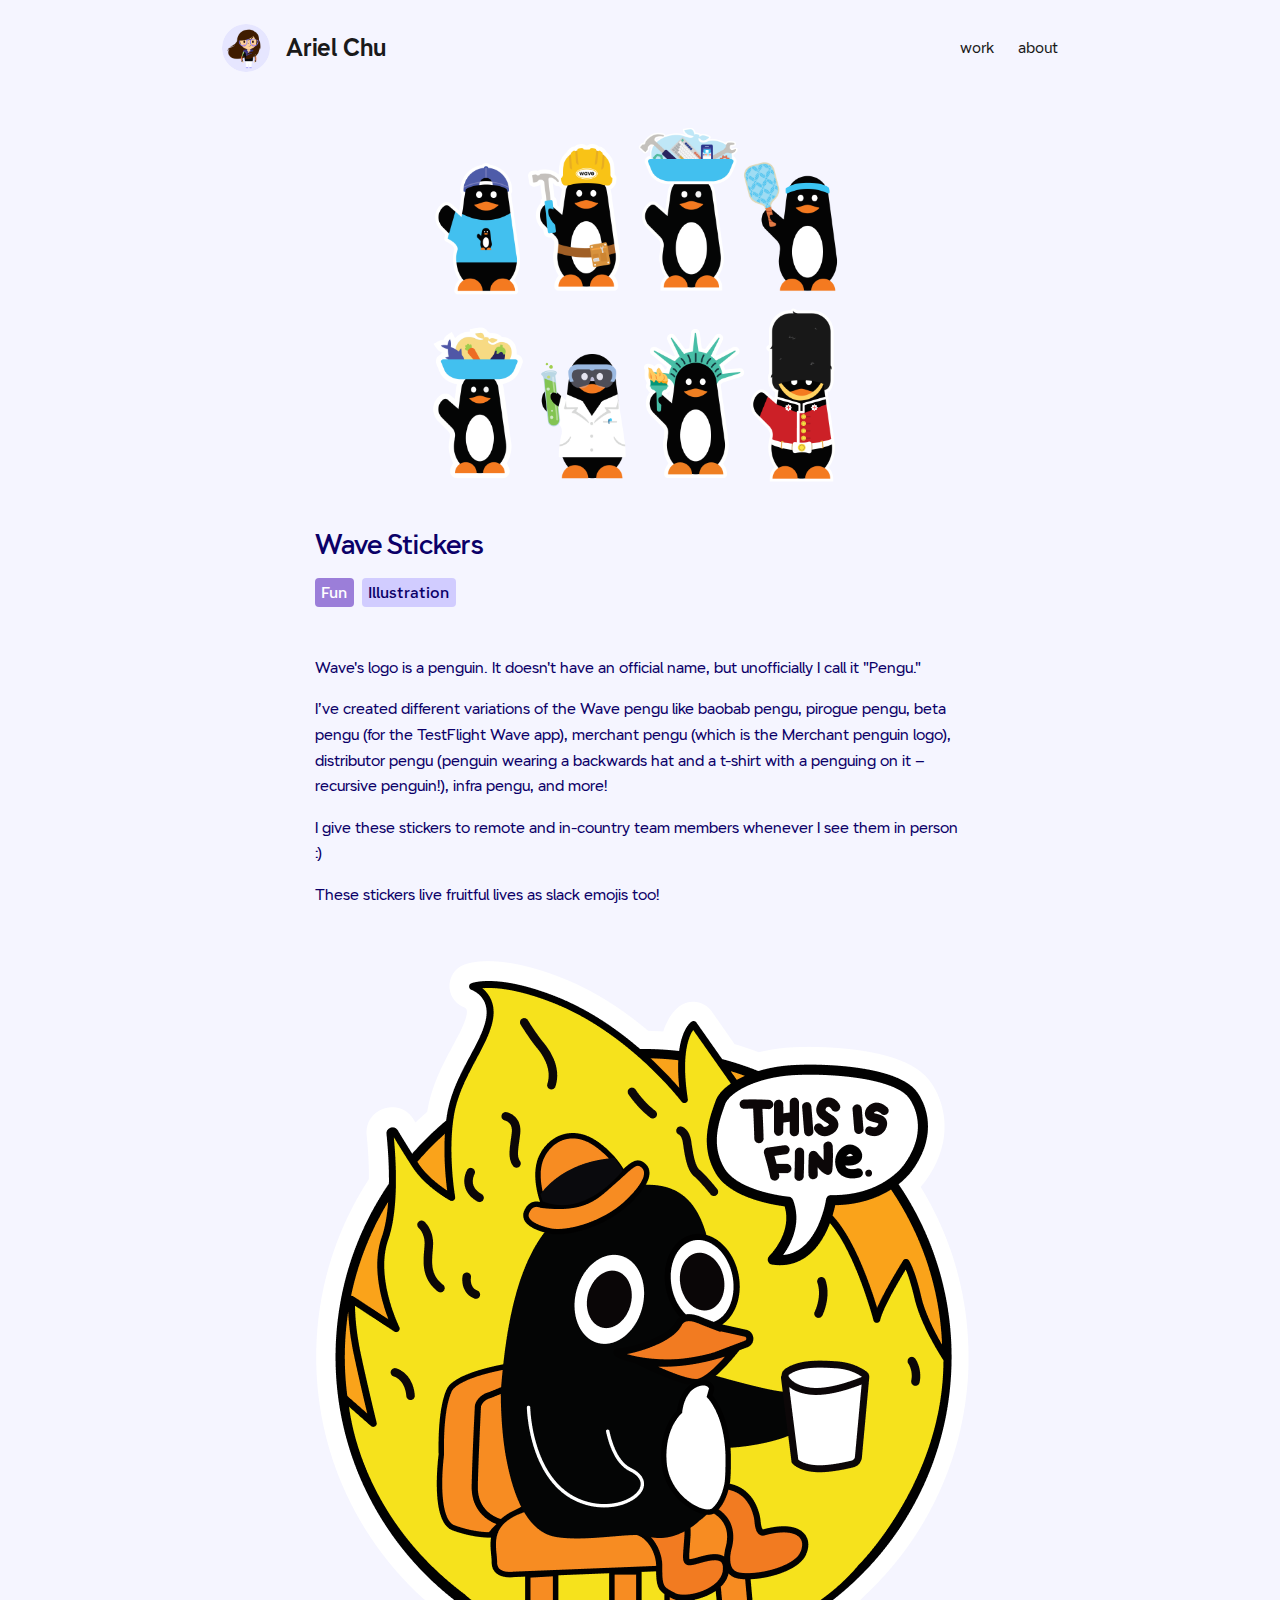
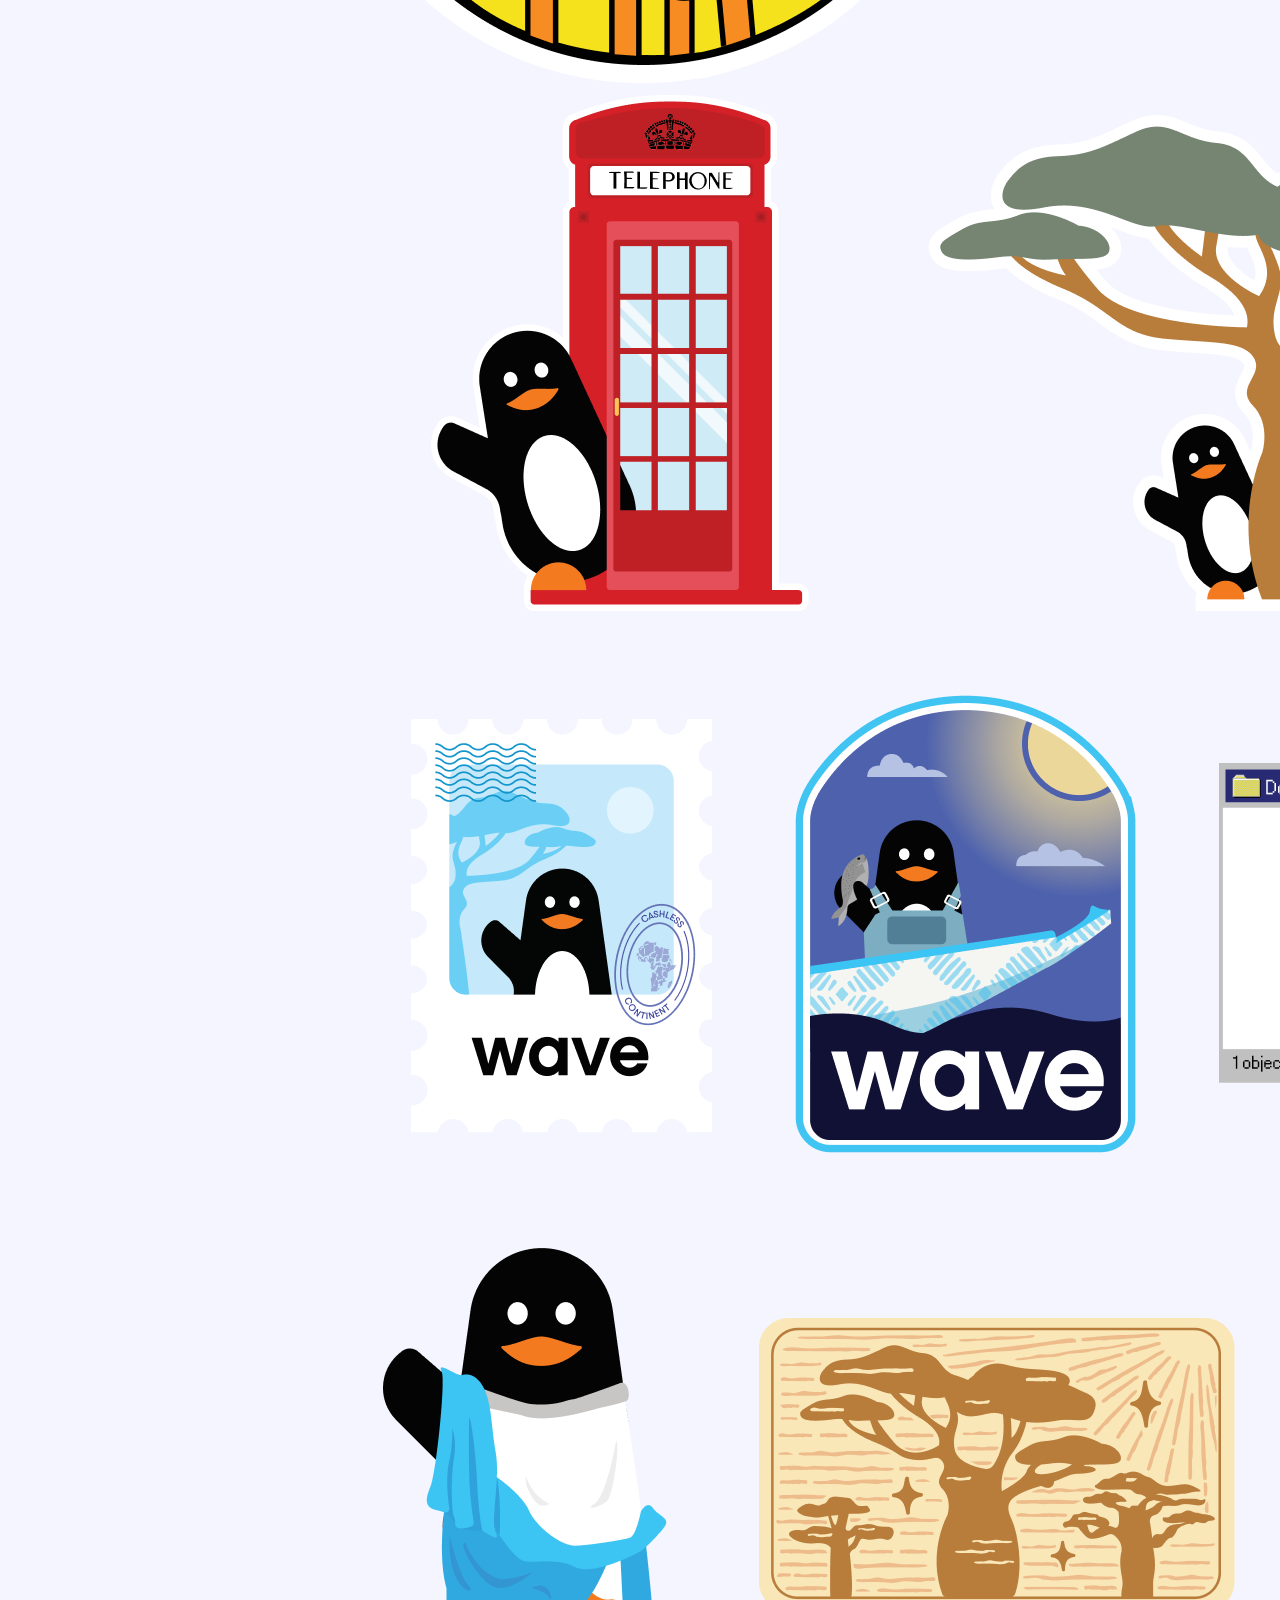
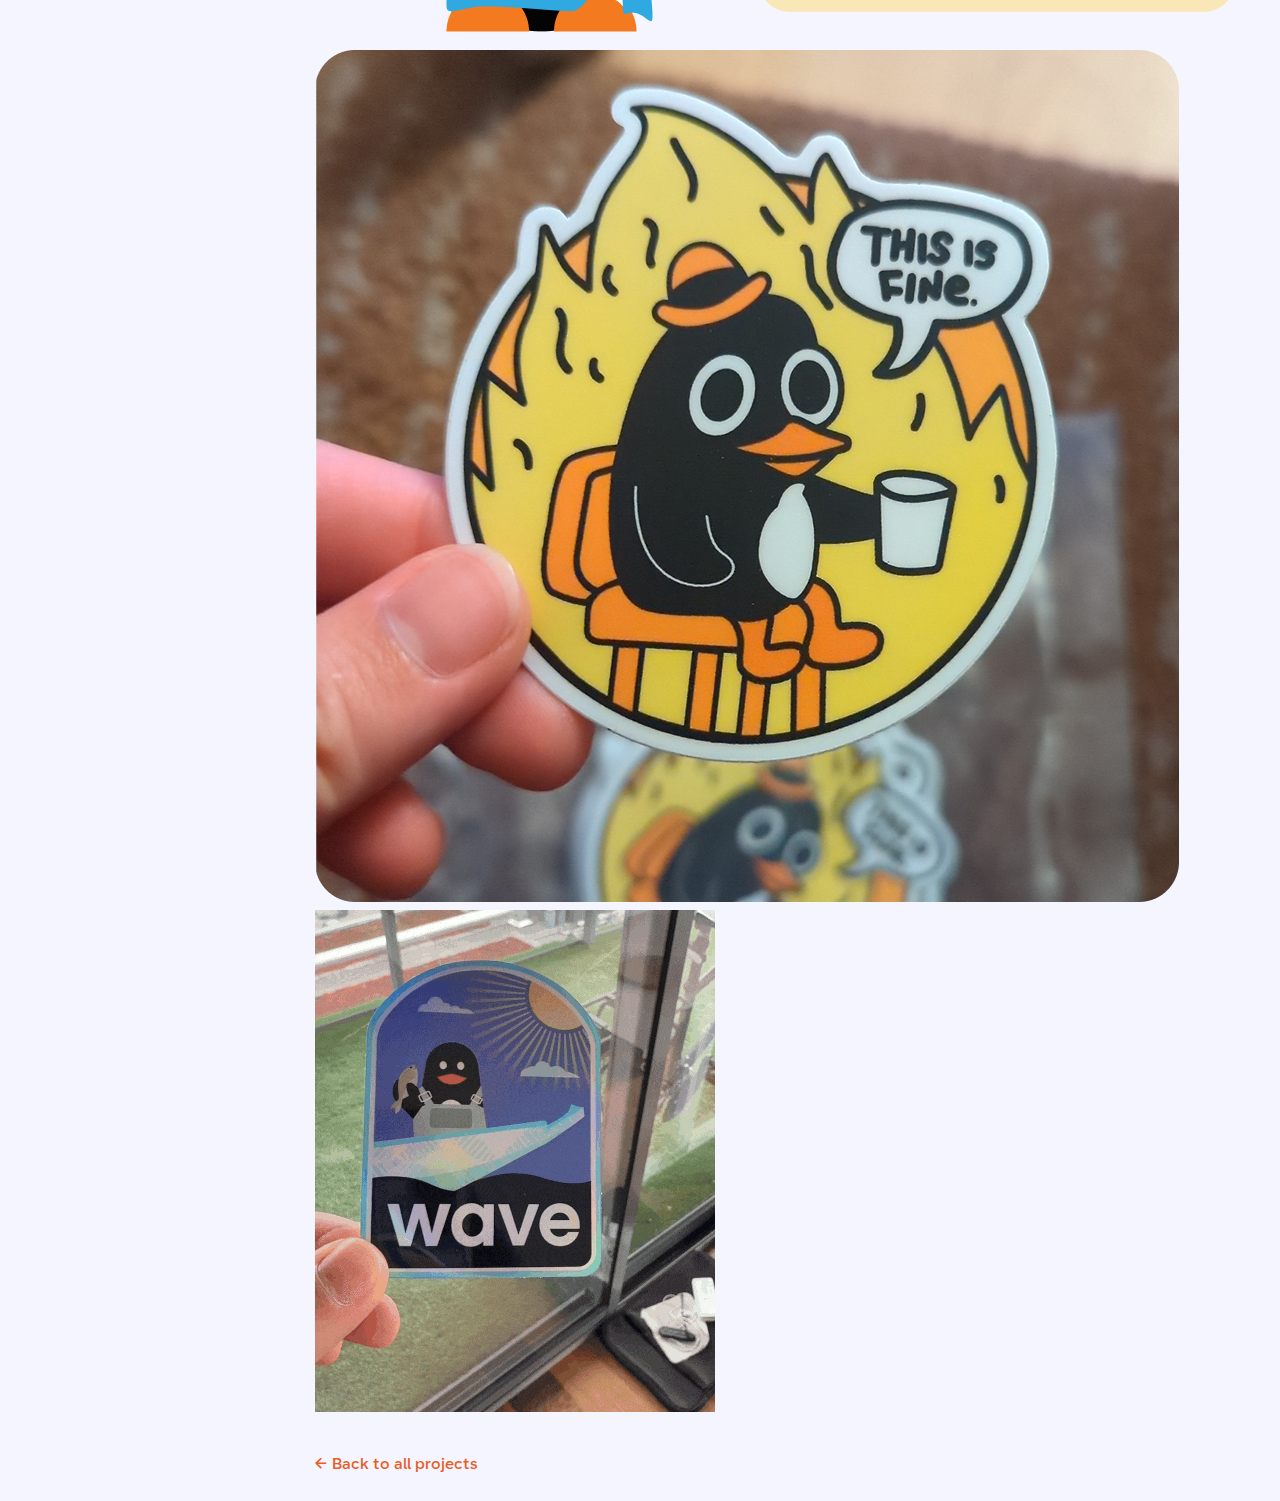
<file: wave-stickers.html>
<!DOCTYPE html>
<html lang="en">
<head>
    <meta charset="UTF-8">
    <meta name="viewport" content="width=device-width, initial-scale=1.0">
    <title>Wave Stickers - Ariel Chu</title>
    <link rel="stylesheet" href="styles.css">
</head>
<body>
    <header class="header">
        <a href="index-full.html" class="logo">
            <div class="avatar">
                <!-- Placeholder for avatar image -->
            </div>
            <span class="logo-text">Ariel Chu</span>
        </a>

        <!-- Desktop Navigation -->
        <nav class="nav-desktop">
            <a href="index-full.html" class="nav-link">work</a>
            <a href="about.html" class="nav-link">about</a>
        </nav>

        <!-- Mobile Menu Button -->
        <button class="menu-toggle" aria-label="Open menu">
            <span class="menu-icon"></span>
        </button>
    </header>

    <!-- Mobile Navigation Overlay -->
    <div class="nav-mobile">
        <button class="menu-close" aria-label="Close menu">&times;</button>
        <nav class="nav-mobile-links">
            <a href="index-full.html" class="nav-link-mobile">Work</a>
            <a href="about.html" class="nav-link-mobile">About</a>
        </nav>
    </div>

    <main class="main case-study-main">
        <article class="case-study">
            <!-- Hero Image -->
            <div class="case-study-hero full-width">
                <img src="images/stickers-mock-1.png" alt="Wave stickers collection" class="hero-image">
            </div>

            <header class="case-study-header">
                <h1 class="case-study-title">Wave Stickers</h1>
                <p class="case-study-meta">
                    <span class="tag tag-purple">Fun</span>
                    <span class="tag">Illustration</span>
                </p>
            </header>

            <section class="case-study-section">
                <p>Wave's logo is a penguin. It doesn't have an official name, but unofficially I call it "Pengu."</p>

                <p>I’ve created different variations of the Wave pengu like baobab pengu, pirogue pengu, beta pengu (for the TestFlight Wave app), merchant pengu (which is the Merchant penguin logo), distributor pengu (penguin wearing a backwards hat and a t-shirt with a penguing on it – recursive penguin!), infra pengu, and more!</p>

                <p>I give these stickers to remote and in-country team members whenever I see them in person :)</p>

                <p>These stickers live fruitful lives as slack emojis too!</p>
            </section>

            <div class="sticker-row">
                <img src="images/stickers-mock-2.png" alt="Wave sticker" class="sticker-single">
            </div>

            <div class="sticker-row">
                <img src="images/stickers-mock-3.png" alt="Wave sticker" class="sticker-single">
            </div>

            <div class="sticker-row">
                <img src="images/stickers-mock-4.png" alt="Wave sticker" class="sticker-single">
            </div>

            <div class="sticker-row">
                <img src="images/stickers-mock-5.png" alt="Wave sticker" class="sticker-single">
            </div>

            <div class="sticker-row">
                <img src="images/stickers-mock-6.png" alt="Wave sticker" class="sticker-single">
            </div>

            <div class="sticker-row">
                <img src="images/stickers-mock-7.gif" alt="Wave sticker" class="sticker-single">
            </div>

            <a href="index-full.html" class="back-link">&larr; Back to all projects</a>
        </article>
    </main>

    <script src="script.js"></script>
</body>
</html>
</file>
<file: styles.css>
/* ===== FONTS ===== */
@font-face {
    font-family: 'Name Sans';
    src: url('fonts/AT-NameSansVariable-Upright.woff2') format('woff2');
    font-weight: 100 900;
    font-style: normal;
    font-display: swap;
}

@font-face {
    font-family: 'Name Sans Display';
    src: url('fonts/AT-NameSansDisplay-Medium.woff2') format('woff2');
    font-weight: 500;
    font-style: normal;
    font-display: swap;
}

@font-face {
    font-family: 'Name Sans Display';
    src: url('fonts/AT-NameSansDisplay-Regular.woff2') format('woff2');
    font-weight: 400;
    font-style: normal;
    font-display: swap;
}

/* ===== CSS VARIABLES ===== */
:root {
    /* Colors - edit these to change your site colors */
    --color-background: #F5F5FF;
    --color-text: #1a1a1a;
    --color-text-light: #666666;
    --color-link: #E85D24;
    --color-link-hover: #C94D1A;

    /* Project card colors */
    --color-pink: #F8D7E8;
    --color-purple: #DDD5F0;
    --color-mint: #D4F0E7;
    --color-peach: #FFE4D0;

    /* Tag colors */
    --color-tag-bg: #E85D24;
    --color-tag-text: #FFFFFF;
    --color-tag-purple-bg: #9B7ED9;

    /* Spacing */
    --spacing-xs: 0.5rem;
    --spacing-sm: 1rem;
    --spacing-md: 1.5rem;
    --spacing-lg: 2rem;
    --spacing-xl: 3rem;

    /* Layout */
    --max-width: 900px;
    --header-height: 80px;

    /* Border radius */
    --radius-sm: 8px;
    --radius-md: 16px;
    --radius-lg: 24px;
}

/* ===== RESET & BASE ===== */
*, *::before, *::after {
    box-sizing: border-box;
    margin: 0;
    padding: 0;
}

html {
    scroll-behavior: smooth;
}

body {
    font-family: 'Name Sans', -apple-system, BlinkMacSystemFont, 'Segoe UI', Roboto, sans-serif;
    font-size: 16px;
    line-height: 1.6;
    color: var(--color-text);
    background-color: var(--color-background);
    min-height: 100vh;
}

/* Homepage pattern overlay */
body.homepage::before {
    content: '';
    position: fixed;
    top: 0;
    left: 0;
    width: 100%;
    height: 100%;
    background-image: url('images/background-pattern.png');
    background-repeat: repeat;
    background-size: 328px 216px;
    image-rendering: -webkit-crisp-edges;
    image-rendering: crisp-edges;
    pointer-events: none;
    z-index: 0;
}

body.homepage .header,
body.homepage .main {
    position: relative;
    z-index: 1;
}

/* ===== TYPOGRAPHY ===== */
h1, h2, h3 {
    font-weight: 600;
    line-height: 1.3;
}

h1 {
    font-size: 1.75rem;
}

h2 {
    font-size: 1.25rem;
    margin-bottom: var(--spacing-sm);
}

h3 {
    font-size: 1.1rem;
    margin-top: var(--spacing-md);
    margin-bottom: var(--spacing-xs);
}

p {
    margin-bottom: var(--spacing-sm);
}

.link {
    color: var(--color-link);
    text-decoration: none;
    transition: color 0.2s ease;
}

.link:hover {
    color: var(--color-link-hover);
    text-decoration: underline;
}

.link-purple {
    color: #9D00FF;
    text-decoration: none;
    transition: color 0.2s ease;
}

.link-purple:hover {
    color: #7A00CC;
    text-decoration: underline;
}

/* ===== HEADER ===== */
.header {
    display: flex;
    justify-content: space-between;
    align-items: center;
    padding: var(--spacing-md) var(--spacing-lg);
    max-width: var(--max-width);
    margin: 0 auto;
}

.logo {
    display: flex;
    align-items: center;
    gap: var(--spacing-sm);
    text-decoration: none;
    color: var(--color-text);
}

.avatar {
    width: 48px;
    height: 48px;
    border-radius: 50%;
    background-image: url('images/avatar.png');
    background-size: cover;
    background-position: center;
}

.logo-text {
    font-size: 24px;
    font-weight: 600;
}

/* Desktop Navigation */
.nav-desktop {
    display: flex;
    gap: var(--spacing-md);
}

.nav-link {
    color: var(--color-text);
    text-decoration: none;
    font-size: 0.95rem;
    transition: color 0.2s ease;
}

.nav-link:hover {
    color: var(--color-link);
}

/* Mobile Menu Toggle */
.menu-toggle {
    display: none;
    background: none;
    border: none;
    cursor: pointer;
    padding: var(--spacing-xs);
}

.menu-icon {
    display: block;
    width: 24px;
    height: 2px;
    background-color: var(--color-text);
    position: relative;
}

.menu-icon::before,
.menu-icon::after {
    content: '';
    position: absolute;
    width: 24px;
    height: 2px;
    background-color: var(--color-text);
    left: 0;
}

.menu-icon::before {
    top: -8px;
}

.menu-icon::after {
    top: 8px;
}

/* Mobile Navigation Overlay */
.nav-mobile {
    display: none;
    position: fixed;
    top: 0;
    left: 0;
    right: 0;
    bottom: 0;
    background-color: rgba(245, 245, 255, 0.98);
    z-index: 100;
    padding: var(--spacing-lg);
    flex-direction: column;
}

.nav-mobile.active {
    display: flex;
}

.menu-close {
    align-self: flex-end;
    background: none;
    border: none;
    font-size: 2rem;
    cursor: pointer;
    padding: var(--spacing-xs);
    color: var(--color-text);
}

.nav-mobile-links {
    display: flex;
    flex-direction: column;
    gap: var(--spacing-md);
    margin-top: var(--spacing-xl);
}

.nav-link-mobile {
    font-size: 1.5rem;
    font-weight: 500;
    color: var(--color-text);
    text-decoration: none;
}

.nav-link-mobile:hover {
    color: var(--color-link);
}

/* ===== MAIN CONTENT ===== */
.main {
    max-width: var(--max-width);
    margin: 0 auto;
    padding: var(--spacing-md) var(--spacing-lg);
}

/* ===== PROJECT GRID ===== */
.projects-grid {
    display: grid;
    grid-template-columns: repeat(2, 1fr);
    gap: var(--spacing-md);
}

.project-card {
    text-decoration: none;
    color: var(--color-text);
}

.project-card-wide {
    grid-column: span 2;
}

.project-image {
    aspect-ratio: 4 / 3;
    border-radius: var(--radius-md);
    display: flex;
    align-items: center;
    justify-content: center;
    margin-bottom: var(--spacing-sm);
    overflow: hidden;
}

.project-card-wide .project-image {
    aspect-ratio: 16 / 9;
}

/* Project card background colors */
.project-image.pink { background-color: var(--color-pink); }
.project-image.purple { background-color: var(--color-purple); }
.project-image.mint { background-color: var(--color-mint); }
.project-image.peach { background-color: var(--color-peach); }

/* Placeholder for phone mockups */
.placeholder-phone {
    width: 60%;
    height: 80%;
    background: linear-gradient(180deg, #f0f0f0 0%, #e0e0e0 100%);
    border-radius: var(--radius-lg);
    border: 3px solid #333;
    /* Replace with actual images:
       background-image: url('images/vault-phone.png');
       background-size: contain;
       background-repeat: no-repeat;
       background-position: center;
    */
}

.placeholder-stickers {
    width: 80%;
    height: 80%;
    background: repeating-linear-gradient(
        45deg,
        transparent,
        transparent 20px,
        rgba(0,0,0,0.03) 20px,
        rgba(0,0,0,0.03) 40px
    );
    /* Replace with stickers image */
}

.project-title {
    font-family: 'Name Sans Display', 'Name Sans', sans-serif;
    font-size: 32px;
    font-weight: 500;
    margin-bottom: var(--spacing-xs);
    color: #0B0068;
}

.project-meta {
    display: flex;
    flex-wrap: wrap;
    align-items: center;
    gap: var(--spacing-xs);
    font-family: 'Name Sans Display', 'Name Sans', sans-serif;
    font-size: 18px;
    font-weight: 400;
    color: #0B0068;
}

.tag {
    display: inline-block;
    padding: 0.1rem 0.4rem;
    background-color: #D1CCFF;
    color: #0B0068;
    border-radius: 4px;
    font-size: 1rem;
    font-weight: 500;
}

.tag-purple {
    background-color: var(--color-tag-purple-bg);
    color: #FFFFFF;
}

.project-desc::before {
    content: '· ';
}

/* ===== ABOUT PAGE ===== */
.about-main {
    padding-top: var(--spacing-xl);
}

.about-section {
    max-width: 600px;
}

.about-image-placeholder {
    width: 120px;
    height: 120px;
    background-image: url('images/avatar.png');
    background-size: cover;
    background-position: center;
    border-radius: var(--radius-md);
    margin-bottom: var(--spacing-lg);
}

.about-greeting {
    font-size: 1.5rem;
    margin-bottom: var(--spacing-md);
}

.about-content {
    margin-bottom: var(--spacing-xl);
}

.contact-section,
.more-section {
    margin-bottom: var(--spacing-xl);
}

.section-title {
    font-size: 1rem;
    font-weight: 600;
    margin-bottom: var(--spacing-sm);
}

.about-footer {
    color: var(--color-text-light);
    font-style: italic;
    margin-top: var(--spacing-xl);
    padding-top: var(--spacing-xl);
}

/* ===== CASE STUDY PAGE ===== */
.case-study-main {
    padding-top: var(--spacing-lg);
}

.case-study {
    max-width: 650px;
    margin: 0 auto;
}

.case-study-header {
    margin-bottom: var(--spacing-xl);
}

.case-study-title {
    font-family: 'Name Sans Display', 'Name Sans', sans-serif;
    font-size: 1.75rem;
    font-weight: 500;
    margin-bottom: var(--spacing-sm);
    color: #0B0068;
}

.case-study-meta {
    display: flex;
    flex-wrap: wrap;
    align-items: center;
    gap: var(--spacing-xs);
    margin-bottom: var(--spacing-sm);
    color: var(--color-text-light);
    font-size: 0.9rem;
}

.meta-text {
    margin-left: var(--spacing-xs);
}

/* Case study hero image */
.case-study-hero {
    aspect-ratio: 16 / 9;
    border-radius: var(--radius-md);
    display: flex;
    align-items: center;
    justify-content: center;
    margin-bottom: var(--spacing-lg);
    overflow: hidden;
}

.case-study-hero.pink { background-color: var(--color-pink); }
.case-study-hero.purple { background-color: var(--color-purple); }
.case-study-hero.mint { background-color: var(--color-mint); }
.case-study-hero.peach { background-color: var(--color-peach); }

.hero-image {
    max-width: 100%;
    max-height: 100%;
    object-fit: contain;
}

.case-study-image {
    max-width: 100%;
    height: auto;
    border-radius: var(--radius-sm);
}

/* Case study info rows */
.case-study-info {
    margin-top: var(--spacing-md);
}

.info-row {
    display: flex;
    gap: var(--spacing-md);
    margin-bottom: var(--spacing-xs);
    font-family: 'Name Sans Display', 'Name Sans', sans-serif;
    font-weight: 400;
    font-size: 0.95rem;
}

.info-label {
    color: var(--color-text-light);
    min-width: 70px;
}

.info-value {
    color: #0B0068;
}

.case-study-section {
    margin-bottom: var(--spacing-xl);
    font-family: 'Name Sans Display', 'Name Sans', sans-serif;
    font-weight: 400;
    color: #0B0068;
}

.case-study-section h2 {
    font-family: 'Name Sans Display', 'Name Sans', sans-serif;
    font-size: 1.35rem;
    font-weight: 500;
    margin-bottom: var(--spacing-md);
}

.case-study-image-group {
    display: flex;
    gap: var(--spacing-md);
    margin: var(--spacing-lg) 0;
    flex-wrap: wrap;
}

.phone-placeholder {
    width: 150px;
    height: 300px;
    background: linear-gradient(180deg, #f5f5f5 0%, #e8e8e8 100%);
    border-radius: var(--radius-lg);
    border: 3px solid #333;
    flex-shrink: 0;
    /* Replace with actual screenshots:
       background-image: url('images/vault-screenshot-1.png');
       background-size: cover;
    */
}

.case-study-list {
    margin: var(--spacing-md) 0;
    padding-left: var(--spacing-md);
}

.case-study-list li {
    margin-bottom: var(--spacing-xs);
}

.back-link {
    display: inline-block;
    margin-top: var(--spacing-lg);
    color: var(--color-link);
    text-decoration: none;
    font-weight: 500;
}

.back-link:hover {
    text-decoration: underline;
}

/* ===== RESPONSIVE DESIGN ===== */

/* Tablet and below */
@media (max-width: 768px) {
    .nav-desktop {
        display: none;
    }

    .menu-toggle {
        display: block;
    }

    .projects-grid {
        grid-template-columns: 1fr;
    }

    .project-card-wide {
        grid-column: span 1;
    }

    .project-image {
        aspect-ratio: 16 / 10;
    }

    .header {
        padding: var(--spacing-sm) var(--spacing-md);
    }

    .main {
        padding: var(--spacing-sm) var(--spacing-md);
    }

    .case-study-image-group {
        justify-content: center;
    }

    .phone-placeholder {
        width: 130px;
        height: 260px;
    }
}

/* Mobile */
@media (max-width: 480px) {
    :root {
        --spacing-lg: 1.5rem;
        --spacing-xl: 2rem;
    }

    h1 {
        font-size: 1.5rem;
    }

    .logo-text {
        font-size: 22px;
    }

    .avatar {
        width: 40px;
        height: 40px;
    }

    .project-title {
        font-size: 24px;
    }

    .project-meta {
        font-size: 14px;
    }

    .case-study-title {
        font-size: 1.4rem;
    }
}

/* ===== UTILITY CLASSES ===== */
/* Use these to quickly style elements */

.text-center { text-align: center; }
.text-light { color: var(--color-text-light); }
.mb-sm { margin-bottom: var(--spacing-sm); }
.mb-md { margin-bottom: var(--spacing-md); }
.mb-lg { margin-bottom: var(--spacing-lg); }
</file>
